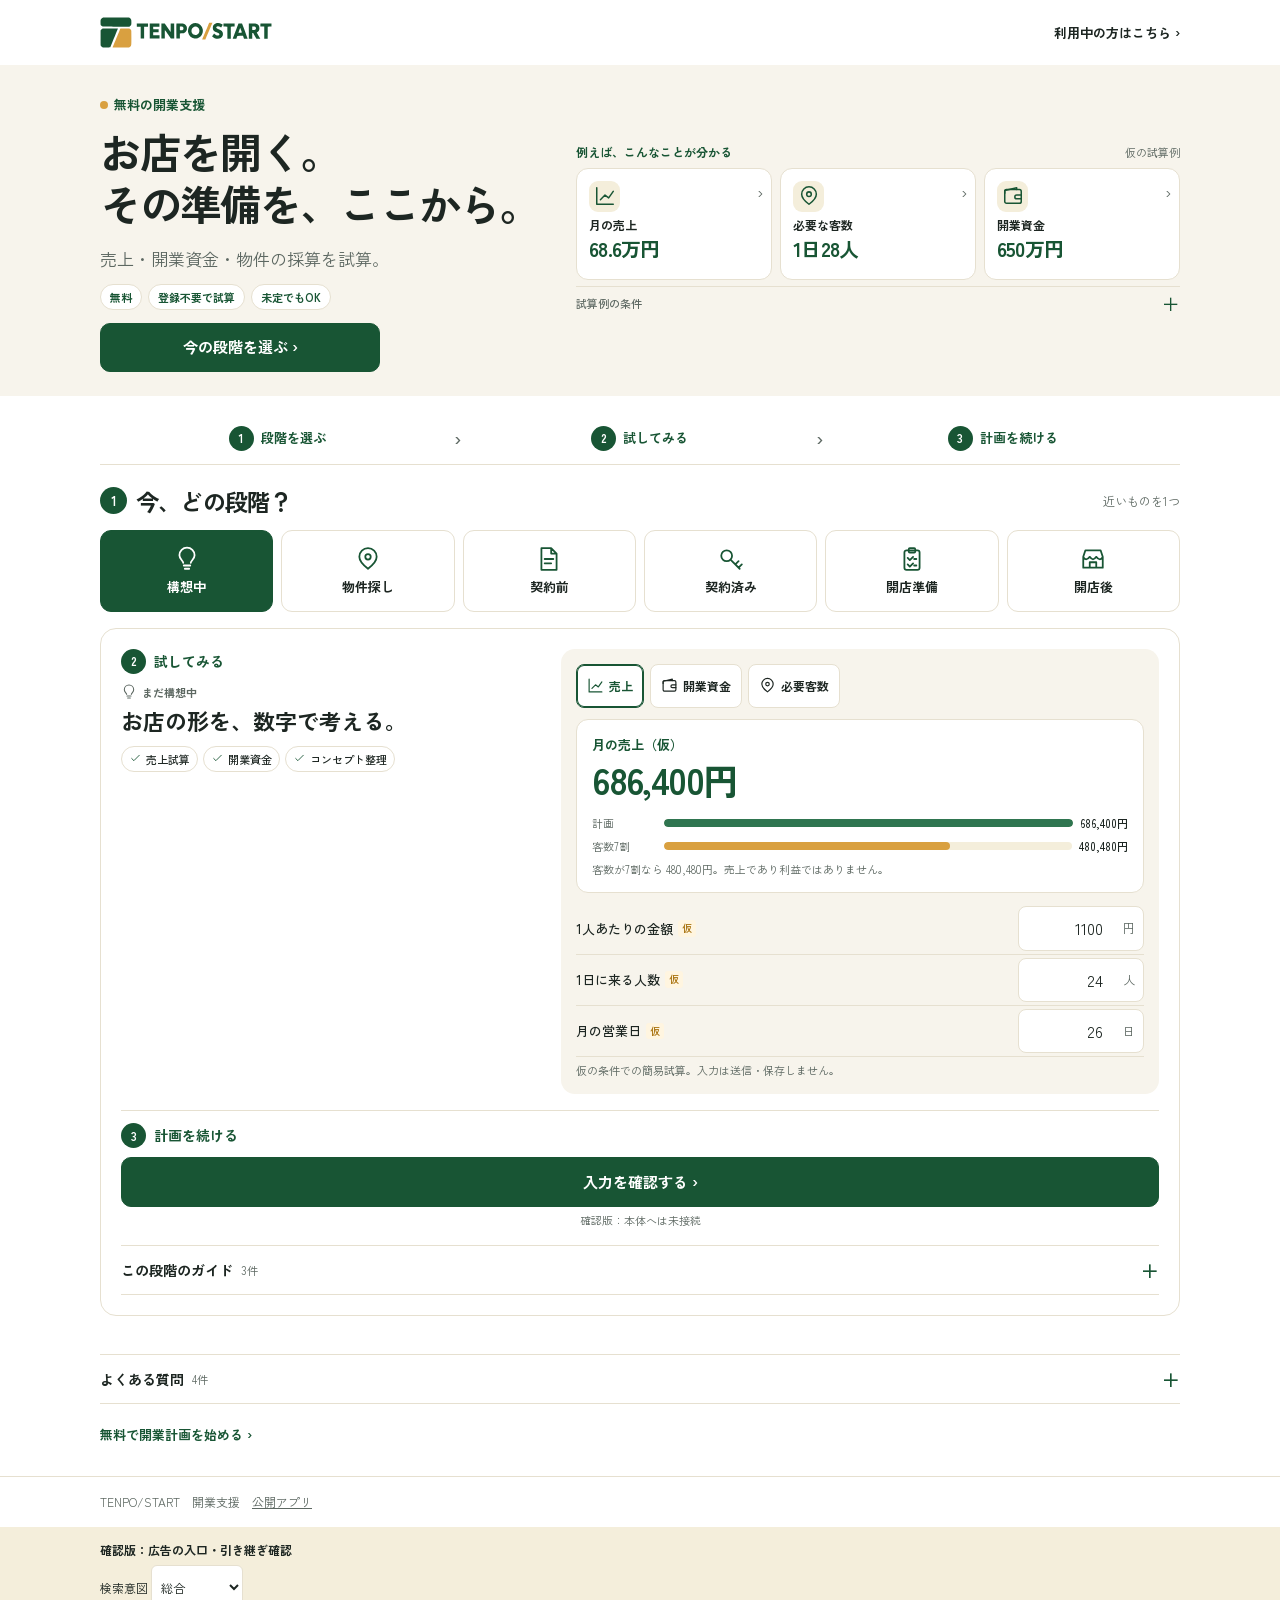
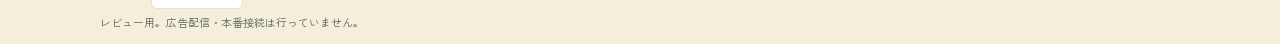
<file: tenpo-start/lp/index.html>
<!doctype html>
<html lang="ja"><head><meta charset="utf-8"><meta name="viewport" content="width=device-width, initial-scale=1, viewport-fit=cover"><meta name="robots" content="noindex,nofollow"><meta name="description" content="売上・開業資金・物件の採算を無料で試算。開業段階に合わせて準備するTENPO/START。"><title>TENPO/START｜無料の開業支援・確認版</title>
<link rel="preconnect" href="https://fonts.googleapis.com"><link rel="preconnect" href="https://fonts.gstatic.com" crossorigin><link href="https://fonts.googleapis.com/css2?family=Zen+Kaku+Gothic+New:wght@400;500;700&display=swap" rel="stylesheet">
<style>
:root{--bg:#F7F4EC;--card:#fff;--ink:#1d2622;--sub:#5d6862;--line:#e6e0d0;--green:#185534;--green2:#2f7550;--lime:#ecdfb6;--lime2:#f4eedb;--gold:#d9a040;--ok:#2c7a4b;--okbg:#e6f4ec;--bad:#b23a2a;--badbg:#fbebe7;--tmp:#a36a00;--tmpbg:#fff5e0}*{box-sizing:border-box}html{scroll-behavior:smooth}body{margin:0;color:var(--ink);background:#fff;font:400 15px/1.65 "Zen Kaku Gothic New",system-ui,-apple-system,"Hiragino Sans",sans-serif;-webkit-font-smoothing:antialiased}button,input,select{font:inherit;color:inherit}button,a,input,summary,select{touch-action:manipulation}button,summary{cursor:pointer}button:focus-visible,a:focus-visible,input:focus-visible,summary:focus-visible,select:focus-visible{outline:3px solid #a36a00;outline-offset:3px}a{color:inherit}h1,h2,h3,p{margin:0}h1{font-size:clamp(30px,3.45vw,42px);line-height:1.25;letter-spacing:-.05em;font-weight:700}h2{font-size:clamp(23px,3vw,31px);line-height:1.4;letter-spacing:-.035em;font-weight:700}h3{font-size:20px;line-height:1.45}p{color:var(--sub)}.wrap{width:min(1080px,calc(100% - 48px));margin:0 auto}.head{display:flex;justify-content:space-between;align-items:center;gap:16px;min-height:65px}.brand img{display:block;width:172px;height:auto}.login{display:flex;align-items:center;min-height:44px;font-weight:700;font-size:13px;text-decoration:none;white-space:nowrap}.hero{background:var(--bg);padding:35px 0 28px}.hero-grid{display:grid;grid-template-columns:1fr 1fr;gap:44px;align-items:center}.kicker{color:var(--green);font-size:13px;font-weight:700;margin-bottom:9px;display:inline-flex;align-items:center;gap:6px}.kicker:before{content:"";width:8px;height:8px;border-radius:50%;background:var(--gold)}.desc{margin:15px 0 0;max-width:490px;font-size:17px;line-height:1.7}.button{background:var(--green);color:white;min-height:50px;border:1px solid var(--green);border-radius:10px;display:flex;align-items:center;justify-content:center;gap:8px;padding:11px 18px;font-size:15px;font-weight:700;text-align:center;text-decoration:none}.button:hover{background:#123e2a}.hero-cta{margin-top:21px;max-width:315px}.tiny{font-size:11px;color:var(--sub);line-height:1.55}.hero-note{margin-top:7px}.proof{display:grid;gap:7px}.proof-label{font-size:12px;color:var(--green);font-weight:700;display:flex;align-items:center;justify-content:space-between}.proof-label small{font-size:11px;color:var(--sub);font-weight:400}.quick{width:100%;display:grid;grid-template-columns:36px minmax(0,1fr) auto 14px;gap:10px;align-items:center;text-align:left;padding:11px 14px;min-height:61px;border-radius:12px;border:1px solid var(--line);background:#fff}.quick:hover{border-color:var(--green)}.quick .qtitle{font-size:14px;font-weight:700;line-height:1.3}.quick .qsub{display:block;font-size:11px;font-weight:400;color:var(--sub);margin-top:2px}.quick strong{font-size:20px;letter-spacing:-.045em;color:var(--green);white-space:nowrap}.quick .chev{color:var(--sub)}.icon{display:inline-flex;width:22px;height:22px;flex:0 0 auto;align-items:center;justify-content:center}.icon svg{width:100%;height:100%;display:block}.ico{display:flex;align-items:center;justify-content:center;background:var(--lime2);color:var(--green);width:36px;height:36px;border-radius:9px;flex:none}.section{padding:30px 0 38px;scroll-margin-top:10px}.section-top{display:flex;justify-content:space-between;align-items:baseline;gap:10px}.section-top small{font-size:12px;color:var(--sub)}.stages{display:grid;grid-template-columns:repeat(6,minmax(0,1fr));gap:8px;margin:14px 0 20px}.stage{min-height:64px;border:1px solid var(--line);border-radius:11px;background:#fff;display:flex;align-items:center;justify-content:center;gap:7px;text-align:left;padding:8px 6px;font-size:13px;font-weight:700;line-height:1.4}.stage[aria-pressed=true]{background:var(--green);color:#fff;border-color:var(--green)}.stage[aria-pressed=false] .icon{color:var(--green)}.stage:hover{border-color:var(--green)}.panel{border:1px solid var(--line);border-radius:16px;padding:23px;display:grid;grid-template-columns:minmax(0,.85fr) minmax(0,1.15fr);grid-template-areas:"intro tools" "learn tools";gap:20px 28px;align-items:start}.intro{grid-area:intro}.tool{grid-area:tools;background:var(--bg);border-radius:14px;padding:15px;min-width:0}.learn{grid-area:learn;min-width:0}.stage-id{font-size:12px;color:var(--green);font-weight:700;margin-bottom:6px;display:flex;gap:7px;align-items:center}.intro p{font-size:14px;margin-top:7px}.features{margin:13px 0 0;display:grid;gap:5px}.feat{display:flex;align-items:center;gap:9px;font-size:13px;font-weight:500}.feat .icon{width:17px;height:17px;color:var(--green)}.tooltabs{display:flex;gap:6px;flex-wrap:wrap;margin-bottom:11px}.tooltab{border:1px solid var(--line);background:#fff;border-radius:8px;min-height:44px;padding:6px 10px;font-size:12px;font-weight:700;display:flex;align-items:center;gap:5px}.tooltab .icon{width:17px;height:17px}.tooltab[aria-pressed=true]{border-color:var(--green);color:var(--green);box-shadow:inset 0 0 0 1px var(--green)}.result{background:#fff;border:1px solid var(--line);border-radius:12px;padding:14px 15px;margin-bottom:10px}.result-label{font-size:13px;font-weight:700;color:var(--green)}.result strong{display:block;font-size:36px;font-weight:700;line-height:1.35;letter-spacing:-.045em;color:var(--green);font-variant-numeric:tabular-nums;overflow-wrap:anywhere}.result-note{font-size:12px;color:var(--sub);margin-top:5px}.visual{display:grid;gap:5px;margin-top:10px}.barrow{display:grid;grid-template-columns:65px minmax(0,1fr) auto;gap:7px;align-items:center;font-size:11px;color:var(--sub)}.bartrack{height:8px;background:var(--lime2);border-radius:6px;overflow:hidden}.barfill{height:100%;background:var(--green2);border-radius:6px;min-width:0}.barfill.alt{background:var(--gold)}.barrow b{color:var(--ink);font-weight:500;white-space:nowrap;font-variant-numeric:tabular-nums}.field{display:grid;grid-template-columns:minmax(0,1fr) 126px;align-items:center;gap:10px;min-height:49px;padding:3px 0;border-bottom:1px solid #e6e0d0;font-size:13px}.number{background:#fff;border:1px solid var(--line);border-radius:8px;padding:0 8px;display:flex;align-items:center;gap:5px;min-width:0}.number input{font-size:16px;min-width:0;width:100%;text-align:right;background:transparent;border:0;padding:8px 0;min-height:42px;font-variant-numeric:tabular-nums}.number input[aria-invalid=true]{color:var(--bad)}.number span{font-size:12px;color:var(--sub);white-space:nowrap}.fieldname{display:flex;flex-wrap:wrap;align-items:center;gap:5px;font-weight:500}.flag{font-size:10px;color:var(--tmp);background:var(--tmpbg);border-radius:3px;padding:0 4px;white-space:nowrap}.flag.entered{background:var(--okbg);color:var(--green)}.field-more{margin:6px 0 8px}.field-more summary{font-size:13px;font-weight:700;min-height:44px;display:flex;align-items:center;gap:5px;color:var(--green)}.field-more summary::-webkit-details-marker{display:none}.field-more summary::before{content:"＋";font-size:16px}.field-more[open] summary::before{content:"−"}.tool-note{margin:10px 0 0}.tool .button{width:100%;margin-top:13px}.handoff-note{margin-top:6px;text-align:center}.checkrow{display:flex;align-items:center;gap:10px;min-height:49px;border-bottom:1px solid var(--line);font-size:14px}.checkrow input{width:19px;height:19px;accent-color:var(--green);flex:none}.check-progress{font-size:23px;font-weight:700;color:var(--green);margin-bottom:7px}.check-progress small{font-size:12px;font-weight:500}.learn-head{display:flex;align-items:center;gap:8px;margin-bottom:5px;font-size:15px;font-weight:700}.learn-head .icon{color:var(--green)}.guide{border-top:1px solid var(--line);padding:0}.guide summary{list-style:none;display:flex;align-items:center;justify-content:space-between;gap:8px;min-height:46px;font-size:14px;font-weight:700}.guide summary::-webkit-details-marker{display:none}.guide summary::after{content:"＋";color:var(--green);font-size:18px}.guide[open] summary::after{content:"−"}.guide p{font-size:13px;line-height:1.8;padding:0 0 12px}.guide .next{color:var(--green);font-weight:700}.guide-action{display:inline-flex;align-items:center;min-height:44px;padding:5px 11px;margin:0 0 11px;border:1px solid var(--line);border-radius:8px;background:var(--lime2);color:var(--green);font-size:12px;font-weight:700;text-decoration:none;text-align:left}.guide-action:hover{border-color:var(--green)}.soft{background:var(--bg)}.journey{display:grid;grid-template-columns:repeat(3,1fr);gap:10px;margin-top:15px}.journey article{background:#fff;border:1px solid var(--line);padding:16px;border-radius:12px;display:flex;align-items:center;gap:12px}.journey .icon{color:var(--green);width:26px;height:26px}.journey h3{font-size:15px}.journey p{font-size:12px;margin-top:2px}.faq{margin-top:14px}.faq .guide:last-child{border-bottom:1px solid var(--line)}.final-cta{margin-top:18px;max-width:330px}.foot{border-top:1px solid var(--line);padding:15px 0;font-size:12px;color:var(--sub)}.preview{background:var(--lime2);padding:13px 0;font-size:12px}.preview select{border:1px solid var(--line);background:#fff;max-width:100%;padding:5px;border-radius:6px;margin:5px 0;min-height:44px}.sr{position:absolute;width:1px;height:1px;overflow:hidden;clip-path:inset(50%);white-space:nowrap}[hidden]{display:none!important}
@media(max-width:720px){.wrap{width:calc(100% - 32px)}.head{min-height:55px}.brand img{width:146px}.hero{padding:19px 0 19px}.hero-grid{grid-template-columns:1fr;gap:13px}h1{font-size:clamp(30px,8vw,39px);line-height:1.24}.kicker{margin-bottom:6px;font-size:12px}.desc{font-size:14px;margin-top:9px;line-height:1.6}.hero-cta{margin-top:12px;max-width:none;min-height:47px}.hero-note{text-align:center;margin-top:4px}.proof{gap:5px}.proof-label{font-size:11px}.quick{min-height:49px;grid-template-columns:29px minmax(0,1fr) auto 12px;gap:7px;padding:6px 9px;border-radius:9px}.quick .ico{width:29px;height:29px;border-radius:7px}.quick .ico .icon{width:18px;height:18px}.quick .qtitle{font-size:13px}.quick .qsub{display:none}.quick strong{font-size:17px}.section{padding:24px 0 28px}.section-top small{font-size:11px}.stages{grid-template-columns:repeat(2,minmax(0,1fr));gap:6px;margin:11px 0 14px}.stage{min-height:48px;font-size:12px;justify-content:flex-start;padding:7px 10px}.stage .icon{width:19px;height:19px}.panel{grid-template-columns:1fr;grid-template-areas:"intro" "tools" "learn";padding:13px;gap:14px}.intro h3{font-size:18px}.intro p{font-size:13px;margin-top:3px}.features{grid-template-columns:repeat(2,minmax(0,1fr));gap:5px;margin-top:8px}.feat{font-size:11px;gap:4px}.feat .icon{width:14px;height:14px}.tool{padding:11px}.tooltab{padding:5px 8px;min-height:44px;font-size:11px}.result{padding:11px 12px}.result strong{font-size:31px}.field{grid-template-columns:minmax(0,1fr) 102px;font-size:12px}.journey{grid-template-columns:1fr;gap:7px;margin-top:11px}.journey article{padding:10px 13px}.journey .ico{width:36px;height:36px}.journey h3{font-size:14px}.journey p{font-size:12px}.final-cta{max-width:none}.barrow{grid-template-columns:59px minmax(0,1fr) auto}.section-top small{white-space:nowrap}}
@media(max-width:350px){.wrap{width:calc(100% - 24px)}.quick strong{font-size:15px}.quick .qtitle{font-size:12px}.field{grid-template-columns:minmax(0,1fr) 91px;gap:5px}.stage{font-size:11px;padding-inline:7px}.tooltab{padding-inline:6px}.section-top small{white-space:normal}.features{grid-template-columns:1fr}}@media(prefers-reduced-motion:reduce){html{scroll-behavior:auto}}

/* LP-to-app review. No app storage is modified by this confirmation version. */
.transfer{width:min(480px,calc(100% - 24px));max-height:calc(100dvh - 32px);padding:0;border:1px solid var(--line);border-radius:20px;color:var(--ink);background:#fff;box-shadow:0 18px 64px #102c2550;overflow:auto}
.transfer::backdrop{background:#16291fc0}.transfer-head{position:sticky;top:0;background:#fff;z-index:1;padding:15px 18px 11px;border-bottom:1px solid var(--line);display:flex;justify-content:space-between;align-items:center;gap:12px}.transfer-head h2{font-size:19px;letter-spacing:0;line-height:1.4}.close-x{min-width:44px;min-height:44px;border:0;border-radius:50%;background:var(--bg);font-size:24px;color:var(--ink)}.transfer-body{padding:16px 18px 20px;display:grid;gap:12px}.transfer-step{font-size:12px;color:var(--green);font-weight:700}.transfer-body h3{font-size:21px;line-height:1.4;letter-spacing:-.025em}.transfer-context,.transfer-summary{padding:13px;background:var(--bg);border-radius:13px;display:grid;gap:8px}.transfer-context p{font-size:13px}.transfer-list{display:grid;gap:0}.transfer-row{display:grid;grid-template-columns:minmax(0,1fr) auto;align-items:center;gap:8px;padding:10px 0;border-bottom:1px solid var(--line);font-size:13px;min-height:44px}.transfer-row b{font-size:15px;white-space:nowrap;color:var(--green)}.transfer-row span{overflow-wrap:anywhere}.transfer-row:last-child{border-bottom:0}.transfer-meta{font-size:12px;color:var(--sub)}.transfer-hint{font-size:13px;color:var(--sub);line-height:1.6}.transfer-body .button{width:100%;min-height:48px}.transfer-ghost{display:flex;justify-content:center;align-items:center;min-height:48px;padding:10px;color:var(--green);font-weight:700;background:#fff;border:1px solid var(--line);border-radius:11px;text-decoration:none;width:100%;text-align:center;font:inherit}.transfer-ok{background:var(--okbg);color:var(--green);padding:13px;border-radius:11px;font-size:13px;font-weight:700}.transfer-option{font-size:13px;display:flex;gap:8px;align-items:start;min-height:44px;line-height:1.5}.transfer-option input{accent-color:var(--green);height:19px;width:19px;margin-top:2px;flex:none}.transfer-notice{border:1px solid var(--line);border-radius:10px;padding:11px;font-size:12px;color:var(--sub)}.transfer-body [hidden]{display:none!important}
@media(max-width:720px){.transfer{width:100%;max-width:100%;margin: auto 0 0;max-height:calc(100dvh - 18px);border-radius:18px 18px 0 0}.transfer-body{padding-bottom:calc(18px + env(safe-area-inset-bottom))}}

/* Native, script-independent stage selector and fallback content. */
.stage-choice{border:0;padding:0;margin:0;min-width:0}.stage-radio{position:absolute;width:1px;height:1px;margin:0;overflow:hidden;clip-path:inset(50%);opacity:0}.stage{cursor:pointer}.stage .icon{color:var(--green)}.quick{text-decoration:none}.fallback-panel{display:none}.js-ready .fallback-content{display:none!important}.stage-choice .stage:hover{border-color:var(--green)}
#stage-idea:checked~.stages [for="stage-idea"]{background:var(--green);color:#fff;border-color:var(--green)}#stage-idea:focus-visible~.stages [for="stage-idea"]{outline:3px solid #a36a00;outline-offset:3px}#stage-idea:checked~.fallback-content #fallback-idea{display:grid}
#stage-search:checked~.stages [for="stage-search"]{background:var(--green);color:#fff;border-color:var(--green)}#stage-search:focus-visible~.stages [for="stage-search"]{outline:3px solid #a36a00;outline-offset:3px}#stage-search:checked~.fallback-content #fallback-search{display:grid}
#stage-apply:checked~.stages [for="stage-apply"]{background:var(--green);color:#fff;border-color:var(--green)}#stage-apply:focus-visible~.stages [for="stage-apply"]{outline:3px solid #a36a00;outline-offset:3px}#stage-apply:checked~.fallback-content #fallback-apply{display:grid}
#stage-contract:checked~.stages [for="stage-contract"]{background:var(--green);color:#fff;border-color:var(--green)}#stage-contract:focus-visible~.stages [for="stage-contract"]{outline:3px solid #a36a00;outline-offset:3px}#stage-contract:checked~.fallback-content #fallback-contract{display:grid}
#stage-prep:checked~.stages [for="stage-prep"]{background:var(--green);color:#fff;border-color:var(--green)}#stage-prep:focus-visible~.stages [for="stage-prep"]{outline:3px solid #a36a00;outline-offset:3px}#stage-prep:checked~.fallback-content #fallback-prep{display:grid}
#stage-open:checked~.stages [for="stage-open"]{background:var(--green);color:#fff;border-color:var(--green)}#stage-open:focus-visible~.stages [for="stage-open"]{outline:3px solid #a36a00;outline-offset:3px}#stage-open:checked~.fallback-content #fallback-open{display:grid}
#stage-idea:checked~.stages [for="stage-idea"] .icon{color:#fff}
#stage-search:checked~.stages [for="stage-search"] .icon{color:#fff}
#stage-apply:checked~.stages [for="stage-apply"] .icon{color:#fff}
#stage-contract:checked~.stages [for="stage-contract"] .icon{color:#fff}
#stage-prep:checked~.stages [for="stage-prep"] .icon{color:#fff}
#stage-open:checked~.stages [for="stage-open"] .icon{color:#fff}

/* V7: 3-step journey; content first, less visible text, no new dependencies. */
.hero-grid{grid-template-columns:minmax(0,.85fr) minmax(0,1.15fr);gap:30px;align-items:center}.hero{padding:26px 0 24px}.hero-note{display:flex;flex-wrap:wrap;gap:6px;margin:10px 0 0;align-items:center}.hero-note span{font-size:11px;color:var(--green);font-weight:700;border:1px solid var(--line);border-radius:20px;padding:3px 9px;background:#fff;white-space:nowrap}.hero-cta{margin-top:13px;min-height:46px;max-width:280px}.proof{gap:6px}.proof-cards{display:grid;grid-template-columns:repeat(3,minmax(0,1fr));gap:8px}.quick{display:flex;flex-direction:column;align-items:flex-start;justify-content:flex-start;padding:12px;gap:5px;min-height:112px;position:relative}.quick .ico{width:31px;height:31px}.quick .qtitle{font-size:12px}.quick .qsub{display:none}.quick strong{font-size:20px;line-height:1.2;white-space:nowrap;letter-spacing:-.04em}.quick .chev{position:absolute;right:8px;top:9px;font-size:17px}.proof-label{font-size:12px}.sample summary{min-height:34px!important}.usage-steps{display:grid;grid-template-columns:repeat(3,minmax(0,1fr));gap:8px;list-style:none;margin:0 0 20px;padding:0;border-bottom:1px solid var(--line);padding-bottom:13px}.usage-steps li{display:flex;align-items:center;justify-content:center;gap:7px;position:relative;color:var(--green);font-size:13px;font-weight:700;white-space:nowrap}.usage-steps li:not(:last-child)::after{content:'›';position:absolute;right:-6px;color:var(--sub);font-size:19px;font-weight:500}.usage-steps b,.step-num{display:inline-grid;place-items:center;background:var(--green);color:#fff;font-size:12px;line-height:1;width:25px;height:25px;flex:none;border-radius:50%;font-weight:700;font-variant-numeric:tabular-nums}.section-top h2{display:flex;align-items:center;gap:9px;font-size:23px}.section-top .step-num{width:27px;height:27px;font-size:13px}.stage{flex-direction:column;justify-content:center;align-items:center;gap:6px;min-height:82px;font-size:13px;text-align:center;padding:9px 5px}.stage .icon{width:26px;height:26px}.stages{gap:8px;margin:13px 0 16px}.step-heading{display:flex;align-items:center;gap:8px;font-size:14px;font-weight:700;color:var(--green);margin-bottom:9px}.stage-id{font-size:11px;gap:5px;margin:0 0 4px;color:var(--sub)}.stage-id .icon{width:16px;height:16px}.intro h3{font-size:22px}.intro .context-desc{display:none}.features{display:flex;flex-wrap:wrap;gap:5px;margin-top:9px}.feat{font-size:11px;border:1px solid var(--line);border-radius:20px;padding:3px 7px;gap:4px;background:#fff;white-space:normal}.feat .icon{width:13px;height:13px}.panel{grid-template-columns:minmax(0,.82fr) minmax(0,1.18fr);grid-template-areas:'intro tools' 'continue continue' 'learn learn';gap:16px 25px;padding:20px}.continue{grid-area:continue;min-width:0}.continue .button{width:100%;margin:0}.continue{border-top:1px solid var(--line);padding-top:12px}.learn{border-top:1px solid var(--line);border-bottom:1px solid var(--line);padding:0}.learn-toggle,.help-details>summary{min-height:48px;display:flex;align-items:center;gap:8px;font-size:14px;font-weight:700;list-style:none;cursor:pointer}.learn-toggle::after,.help-details>summary::after{content:'＋';margin-left:auto;color:var(--green);font-size:18px}.learn[open]>.learn-toggle::after,.help-details[open]>summary::after{content:'−'}.learn-toggle small,.help-details>summary small{color:var(--sub);font-size:11px;font-weight:400}.learn-toggle::-webkit-details-marker,.help-details>summary::-webkit-details-marker{display:none}.learn-body{padding-bottom:5px}.learn-body .guide summary{font-size:13px}.help-section{padding-top:0;padding-bottom:20px}.help-details{border-bottom:1px solid var(--line);border-top:1px solid var(--line)}.help-details .faq{margin-top:0}.app-link{display:inline-flex;min-height:44px;align-items:center;color:var(--green);font-weight:700;font-size:13px;text-decoration:none;margin-top:8px}.fallback-note{margin:0 0 10px}.tool-note{margin:5px 0 0}.handoff-note{margin:5px 0 0;text-align:center}.result-note{font-size:11px}.sample p{font-size:11px!important}
@media(max-width:720px){.head{min-height:52px}.hero{padding:15px 0 10px}.hero-grid{grid-template-columns:1fr;gap:12px}.hero h1{font-size:clamp(29px,7.6vw,36px);line-height:1.24}.desc{margin-top:8px;font-size:14px}.hero-note{margin-top:8px;justify-content:flex-start;gap:4px}.hero-note span{padding:2px 7px;font-size:10.5px}.hero-cta{margin-top:10px;min-height:44px;max-width:none;font-size:14px}.proof-cards{gap:5px}.proof-label{font-size:11px}.proof-label small{font-size:10px}.quick{padding:8px 6px;min-height:86px;gap:4px;align-items:center;text-align:center}.quick .ico{width:26px;height:26px}.quick .qtitle{font-size:11px}.quick strong{font-size:16px;line-height:1.15}.quick .chev{font-size:14px;right:5px;top:5px}.sample summary{min-height:29px!important;font-size:10.5px!important}.sample p{line-height:1.6}.section{padding:16px 0 24px}.usage-steps{gap:5px;padding-bottom:9px;margin-bottom:14px}.usage-steps li{font-size:11px;gap:4px}.usage-steps b{width:22px;height:22px;font-size:11px}.section-top h2{font-size:21px;gap:6px}.section-top .step-num{width:24px;height:24px;font-size:12px}.stages{grid-template-columns:repeat(3,minmax(0,1fr));gap:6px;margin:10px 0 15px}.stage{min-height:65px;padding:7px 4px;font-size:12px;gap:3px}.stage .icon{width:22px;height:22px}.panel{grid-template-columns:minmax(0,1fr);grid-template-areas:'intro' 'tools' 'continue' 'learn';gap:12px;padding:12px}.step-heading{margin-bottom:6px;font-size:13px}.step-heading .step-num{width:23px;height:23px}.stage-id{font-size:11px}.intro h3{font-size:18px}.features{gap:4px;margin-top:7px}.feat{font-size:10px;padding:2px 6px}.tool{padding:10px}.tooltabs{margin-bottom:8px;gap:4px}.tooltab{font-size:11px;min-height:44px}.continue .button{min-height:46px}.learn-toggle,.help-details>summary{min-height:44px;font-size:13px}.help-section{padding-top:0}.app-link{font-size:12px}}
@media(max-width:350px){.quick strong{font-size:14px}.quick .qtitle{font-size:10px}.usage-steps li{font-size:10px;gap:3px}.usage-steps b{width:20px;height:20px}.stage{font-size:11px}.section-top h2{font-size:19px}.hero-note span{font-size:10px;padding-inline:5px}.feat{font-size:10px}}
</style></head><body>
<header class="wrap head"><a class="brand" href="#top" aria-label="TENPO/START"><img src="data:image/svg+xml,%3Csvg xmlns=%22http://www.w3.org/2000/svg%22 viewBox=%226 6 1404 252%22%3E%3Cpath fill=%22%23185534%22 fill-rule=%22evenodd%22 d=%22M28.99 253.07C22.12 250.98 15.96 245.76 12.36 239C10.61 235.7 10.5 232.1 10.5 175.42L10.5 115.34 13.52 110.47C15.71 106.91 17.99 104.83 21.88 102.79L27.23 100 89.57 100L151.91 100 150.57 103.75C149.08 107.91 107.07 210.28 96.5 235.5C92.82 244.3 89.57 252.06 89.29 252.75C88.9 253.71 82.19 253.98 60.14 253.91C44.39 253.87 30.37 253.48 28.99 253.07ZM954 182.51C950.42 181.79 945.02 180.09 942 178.73C935.6 175.84 922.14 166.53 921.34 164.43C921.02 163.61 924.29 158.12 929.05 151.49L937.31 139.98 943.58 146C947.03 149.31 952.25 153.14 955.18 154.5C968.41 160.66 982.55 155.07 980.56 144.45C979.6 139.33 974.67 135.82 962.55 131.63C947.36 126.39 941.03 122.94 935.7 117.01C928.96 109.51 926.71 102.75 927.22 91.5C927.69 81.12 929.77 75.48 935.44 69.2C949.73 53.38 977.23 50.71 998.5 63.07C1001.25 64.67 1004.49 66.77 1005.71 67.74L1007.92 69.5 1001.34 80.78L994.76 92.05 991.63 89.67C977.79 79.12 960.36 78.1 956.39 87.61C953.07 95.56 956.59 99.18 973.81 105.51C980.79 108.07 988.68 111.35 991.34 112.79C998.02 116.41 1003.83 122.47 1006.89 129C1010.45 136.61 1010.57 150.65 1007.15 159.25C999.69 177.98 978.24 187.37 954 182.51ZM1045.76 133.75L1045.5 84.5 1029.75 84.22L1014 83.95 1014 70.97L1014 58 1059.5 58L1105 58 1105 70.97L1105 83.95 1089.46 84.22L1073.92 84.5 1073.98 133.75L1074.04 183 1060.03 183L1046.02 183 1045.76 133.75ZM1090 182.15C1090 181.29 1103.25 145.97 1126.25 85.5L1136.52 58.5 1151.01 58.24L1165.5 57.98 1177.42 89.74C1183.98 107.21 1194 134.32 1199.69 150C1205.37 165.68 1210.46 179.52 1211 180.78L1211.98 183.05 1196.84 182.78L1181.7 182.5 1177.6 170.74L1173.5 158.98 1150.5 159.24L1127.5 159.5 1123.34 171L1119.19 182.5 1104.59 182.78C1096.35 182.93 1090 182.66 1090 182.15ZM1164.74 132.75C1164.47 132.06 1161.46 123.4 1158.05 113.5C1154.63 103.6 1151.51 95.17 1151.13 94.76C1150.74 94.35 1148.76 98.63 1146.74 104.26C1144.72 109.89 1141.5 118.89 1139.58 124.25L1136.09 134 1150.65 134C1161.89 134 1165.1 133.71 1164.74 132.75ZM1221 120.43L1221 57.86 1248.25 58.24C1278.91 58.67 1281.46 59.12 1291.69 65.95C1302.79 73.36 1307.53 83.02 1307.44 98C1307.39 106.06 1306.98 108.37 1304.75 113.24C1301.63 120.05 1293.83 128.21 1288.65 130.08C1286.17 130.98 1285.13 131.89 1285.49 132.83C1285.78 133.6 1292.43 144.86 1300.26 157.85C1308.09 170.84 1314.65 181.81 1314.83 182.23C1315.02 182.65 1307.97 183 1299.18 183L1283.2 183 1269.85 159.54L1256.5 136.07 1252.75 136.04L1249 136 1249 159.5L1249 183 1235 183L1221 183 1221 120.43ZM1271.36 110.62C1278.92 107.46 1281.74 99.04 1277.84 91.29C1274.44 84.54 1270.9 83 1258.77 83L1249 83 1249 97.5L1249 112 1258.53 112C1264.37 112 1269.34 111.47 1271.36 110.62ZM1347 133.5L1347 84 1331.12 84L1315.24 84 1315.21 78.25C1315.19 75.09 1315.4 69.24 1315.67 65.25L1316.17 58 1361.09 58L1406 58 1406 70.97L1406 83.95 1390.75 84.22L1375.5 84.5 1375.24 133.75L1374.98 183 1360.99 183L1347 183 1347 133.5ZM776.5 181.37C750.17 177.31 730.05 157.32 725.32 130.5C720.96 105.81 731.75 79.26 751.68 65.65C775.67 49.26 806.33 52.21 827.11 72.92C836.27 82.05 841.93 92.75 844.57 105.95C848.42 125.17 842.66 146.88 829.86 161.42C823.46 168.69 812.85 175.65 803.78 178.51C796.06 180.95 782.81 182.34 776.5 181.37ZM797.18 150.24C814.45 142.6 822.2 120.81 814.14 102.57C813.05 100.12 810.07 96.02 807.53 93.47C795.31 81.25 776.45 80.95 763.81 92.77C756.76 99.37 753.69 106.35 753.2 116.92C752.88 123.93 753.2 126.54 754.96 131.2C757.32 137.48 764.47 146.15 769.38 148.71C778.39 153.41 788.74 153.98 797.18 150.24ZM338 132.53L338 85.05 322.25 84.78L306.5 84.5 306.22 71.25L305.94 58 351.97 58L398 58 398 71.5L398 85 382 85L366 85 366 132.5L366 180 352 180L338 180 338 132.53ZM412 119L412 58 451.5 58L491 58 491 71.5L491 85 465.47 85L439.93 85 440.22 95.25L440.5 105.5 462.63 106L484.77 106.5 484.61 118L484.45 129.5 462.22 129.77L440 130.04 440 142.02L440 154 466 154L492 154 492 167L492 180 452 180L412 180 412 119ZM507 119L507 58 520.75 58.04L534.5 58.09 558.5 92.93L582.5 127.78 582.76 92.86L583.03 57.95 597.26 58.22L611.5 58.5 611.76 119.25L612.02 180 598.18 180L584.34 180 581.34 175.75C556.57 140.69 536.59 112.87 535.89 112.43C535.38 112.12 535 126.41 535 145.94L535 180 521 180L507 180 507 119ZM629.18 130.75C629 103.66 629.17 76.21 629.54 69.75L630.22 58 653.97 58C680.41 58 685.73 58.66 694.64 63.01C702.81 67.01 708.51 72.75 712.35 80.84C715.29 87.06 715.5 88.23 715.5 98.5C715.49 108.75 715.28 109.95 712.34 116.18C708.32 124.69 701.74 131.28 693.2 135.33C686.81 138.35 685.84 138.52 672.25 138.84L658 139.19 658 159.59L658 180 643.75 180L629.5 180 629.18 130.75ZM680.01 111.75C685.48 108.03 687.43 104.6 687.42 98.72C687.42 87.57 681.49 83 667.04 83L658 83 658 98.5L658 114 667.35 114C675.4 114 677.16 113.69 680.01 111.75ZM28.33 84.05C22.38 82.61 16.17 78.15 13.28 73.22C10.57 68.61 10.49 68.07 10.17 50.75C9.9 36.54 10.15 32.05 11.43 28.22C13.64 21.54 18.06 16.61 24.77 13.31L30.5 10.5 132.98 10.23C204.17 10.04 237.07 10.29 240.72 11.05C248.19 12.6 254.69 17.35 258.42 24C261.44 29.4 261.51 29.79 261.86 45.47C262.08 55.25 261.77 63.44 261.07 66.59C259.7 72.72 254.68 79.06 248.64 82.28L244.5 84.5 138 84.66C79.42 84.75 30.07 84.48 28.33 84.05Z%22/%3E%3Cpath fill=%22%23d9a040%22 fill-rule=%22evenodd%22 d=%22M109 253.06C109 252.51 109.66 250.59 110.47 248.78C111.28 246.98 122.78 219.18 136.03 187C149.28 154.82 162.57 122.58 165.56 115.33C168.55 108.09 171 101.68 171 101.08C171 100.32 182.01 100.01 207.75 100.02C241.29 100.04 244.85 100.2 248.56 101.89C253.55 104.15 259.29 110.68 260.84 115.86C261.66 118.6 262 136.11 262 175.69C262 237.18 262.03 236.87 255.9 244.31C254.22 246.34 250.75 249.24 248.18 250.75L243.5 253.5 176.25 253.78C132.21 253.96 109 253.71 109 253.06ZM840 188.58C840 188.31 843.21 180.54 847.12 171.3C864.01 131.48 892.46 64 894.8 58.25L897.34 52 910.67 52C918 52 924 52.29 924 52.65C924 53 912.34 80.56 898.09 113.9C883.84 147.23 870.86 177.65 869.25 181.5L866.32 188.5 853.16 188.78C845.92 188.93 840 188.84 840 188.58Z%22/%3E%3C/svg%3E" alt="TENPO/START テンポスタート"></a><a class="login" href="https://start.tenpo-os.com/">利用中の方はこちら ›</a></header>
<main id="top"><section class="hero"><div class="wrap hero-grid"><div><span class="kicker" id="kicker">無料の開業支援</span><h1 id="headline">お店を開く。<br>その準備を、ここから。</h1><p class="desc" id="desc">売上・開業資金・物件の採算を試算。</p><p class="hero-note"><span>無料</span><span>登録不要で試算</span><span>未定でもOK</span></p><a class="button hero-cta" id="hero-cta" href="#stage-section">今の段階を選ぶ ›</a></div><div class="proof"><div class="proof-label">例えば、こんなことが分かる <small>仮の試算例</small></div><div class="proof-cards"><a class="quick" href="#stage-section" data-quick="sales"><span class="ico"><span class="icon" aria-hidden="true"><svg xmlns="http://www.w3.org/2000/svg" viewBox="0 0 24 24" fill="none" stroke="currentColor" stroke-width="1.65" stroke-linecap="round" stroke-linejoin="round"><path d="M3 3v18h18M7 16l5-5 4 3 5-7"/></svg></span></span><span class="qtitle">月の売上<small class="qsub">客単価 × 人数 × 営業日</small></span><strong>68.6万円</strong><span class="chev">›</span></a><a class="quick" href="#stage-section" data-quick="property"><span class="ico"><span class="icon" aria-hidden="true"><svg xmlns="http://www.w3.org/2000/svg" viewBox="0 0 24 24" fill="none" stroke="currentColor" stroke-width="1.65" stroke-linecap="round" stroke-linejoin="round"><path d="M20 10c0 5-8 11-8 11S4 15 4 10a8 8 0 1 1 16 0Z"/><circle cx="12" cy="10" r="2.5"/></svg></span></span><span class="qtitle">必要な客数<small class="qsub">家賃18万円の仮の例</small></span><strong>1日28人</strong><span class="chev">›</span></a><a class="quick" href="#stage-section" data-quick="capital"><span class="ico"><span class="icon" aria-hidden="true"><svg xmlns="http://www.w3.org/2000/svg" viewBox="0 0 24 24" fill="none" stroke="currentColor" stroke-width="1.65" stroke-linecap="round" stroke-linejoin="round"><rect x="3" y="5" width="18" height="15" rx="2"/><path d="M3 9V6l13-3v2m5 6h-5a2 2 0 0 0 0 4h5"/></svg></span></span><span class="qtitle">開業資金<small class="qsub">開ける費用と続ける費用</small></span><strong>650万円</strong><span class="chev">›</span></a></div><details class="guide sample"><summary class="tiny" style="min-height:44px;font-size:11px;font-weight:500">試算例の条件</summary><p class="tiny">客単価1,100円・24人/日・月26日。必要客数は変動費率30%、家賃18万円、固定費22万円、目標手残り15万円。開業資金は開店前500万円・続けるため150万円。仮の例で、結果を保証しません。</p></details></div></div></section>
<section id="stage-section" class="section"><div class="wrap"><ol class="usage-steps" aria-label="使い方の3ステップ"><li><b>1</b><span>段階を選ぶ</span></li><li><b>2</b><span>試してみる</span></li><li><b>3</b><span>計画を続ける</span></li></ol><div class="section-top"><h2><span class="step-num">1</span>今、どの段階？</h2><small>近いものを1つ</small></div><fieldset class="stage-choice"><legend class="sr">開業の段階</legend><input class="stage-radio" type="radio" name="opening-stage" id="stage-idea" value="idea" aria-label="まだ構想中" checked><input class="stage-radio" type="radio" name="opening-stage" id="stage-search" value="search" aria-label="物件を探している"><input class="stage-radio" type="radio" name="opening-stage" id="stage-apply" value="apply" aria-label="物件が決まりそう"><input class="stage-radio" type="radio" name="opening-stage" id="stage-contract" value="contract" aria-label="物件が決まった"><input class="stage-radio" type="radio" name="opening-stage" id="stage-prep" value="prep" aria-label="開店の準備中"><input class="stage-radio" type="radio" name="opening-stage" id="stage-open" value="open" aria-label="開店した"><div class="stages" id="stages"><label class="stage" for="stage-idea" data-stage="idea"><span class="icon" aria-hidden="true"><svg xmlns="http://www.w3.org/2000/svg" viewBox="0 0 24 24" fill="none" stroke="currentColor" stroke-width="1.65" stroke-linecap="round" stroke-linejoin="round"><path d="M9 18h6m-5 3h4M8.5 15.5c0-2-3.5-3.2-3.5-7a7 7 0 1 1 14 0c0 3.8-3.5 5-3.5 7"/></svg></span><span>構想中</span></label><label class="stage" for="stage-search" data-stage="search"><span class="icon" aria-hidden="true"><svg xmlns="http://www.w3.org/2000/svg" viewBox="0 0 24 24" fill="none" stroke="currentColor" stroke-width="1.65" stroke-linecap="round" stroke-linejoin="round"><path d="M20 10c0 5-8 11-8 11S4 15 4 10a8 8 0 1 1 16 0Z"/><circle cx="12" cy="10" r="2.5"/></svg></span><span>物件探し</span></label><label class="stage" for="stage-apply" data-stage="apply"><span class="icon" aria-hidden="true"><svg xmlns="http://www.w3.org/2000/svg" viewBox="0 0 24 24" fill="none" stroke="currentColor" stroke-width="1.65" stroke-linecap="round" stroke-linejoin="round"><path d="M14 2H5v20h14V7Zm0 0v5h5M8 12h8M8 16h6"/></svg></span><span>契約前</span></label><label class="stage" for="stage-contract" data-stage="contract"><span class="icon" aria-hidden="true"><svg xmlns="http://www.w3.org/2000/svg" viewBox="0 0 24 24" fill="none" stroke="currentColor" stroke-width="1.65" stroke-linecap="round" stroke-linejoin="round"><circle cx="8" cy="9" r="5"/><path d="m12 13 8 8m-4-4 3-3m0 6 3-3"/></svg></span><span>契約済み</span></label><label class="stage" for="stage-prep" data-stage="prep"><span class="icon" aria-hidden="true"><svg xmlns="http://www.w3.org/2000/svg" viewBox="0 0 24 24" fill="none" stroke="currentColor" stroke-width="1.65" stroke-linecap="round" stroke-linejoin="round"><rect x="5" y="4" width="14" height="18" rx="2"/><rect x="9" y="2" width="6" height="4" rx="1"/><path d="m8 11 2 2 3-3m1 2h2m-8 5 2 2 3-3m1 2h2"/></svg></span><span>開店準備</span></label><label class="stage" for="stage-open" data-stage="open"><span class="icon" aria-hidden="true"><svg xmlns="http://www.w3.org/2000/svg" viewBox="0 0 24 24" fill="none" stroke="currentColor" stroke-width="1.65" stroke-linecap="round" stroke-linejoin="round"><path d="M3 10l2-6h14l2 6M3 10v10h18V10M3 10c1 3 4 3 6 0 2 3 4 3 6 0 2 3 5 3 6 0M9 20v-5h6v5"/></svg></span><span>開店後</span></label></div><div class="fallback-content"><p class="tiny fallback-note">表示例です。数字を動かすには通常のブラウザで開いてください。</p><article class="panel fallback-panel" id="fallback-idea"><div class="intro"><div class="step-heading"><span class="step-num">2</span><span>試してみる</span></div><div class="stage-id"><span class="icon" aria-hidden="true"><svg xmlns="http://www.w3.org/2000/svg" viewBox="0 0 24 24" fill="none" stroke="currentColor" stroke-width="1.65" stroke-linecap="round" stroke-linejoin="round"><path d="M9 18h6m-5 3h4M8.5 15.5c0-2-3.5-3.2-3.5-7a7 7 0 1 1 14 0c0 3.8-3.5 5-3.5 7"/></svg></span><span>まだ構想中</span></div><h3>お店の形を、数字で考える。</h3><div class="features"><span class="feat"><span class="icon" aria-hidden="true"><svg xmlns="http://www.w3.org/2000/svg" viewBox="0 0 24 24" fill="none" stroke="currentColor" stroke-width="1.65" stroke-linecap="round" stroke-linejoin="round"><path d="m5 12 4 4L19 6"/></svg></span><span>売上試算</span></span><span class="feat"><span class="icon" aria-hidden="true"><svg xmlns="http://www.w3.org/2000/svg" viewBox="0 0 24 24" fill="none" stroke="currentColor" stroke-width="1.65" stroke-linecap="round" stroke-linejoin="round"><path d="m5 12 4 4L19 6"/></svg></span><span>開業資金</span></span><span class="feat"><span class="icon" aria-hidden="true"><svg xmlns="http://www.w3.org/2000/svg" viewBox="0 0 24 24" fill="none" stroke="currentColor" stroke-width="1.65" stroke-linecap="round" stroke-linejoin="round"><path d="m5 12 4 4L19 6"/></svg></span><span>コンセプト整理</span></span></div></div><div class="tool"><div class="result"><div class="result-label">月の売上（仮の例）</div><strong>686,400円</strong><p class="result-note">1,100円 × 24人 × 26日</p></div></div><div class="continue"><div class="step-heading"><span class="step-num">3</span><span>計画を続ける</span></div><a class="button" href="https://start.tenpo-os.com/">無料アプリを開く ›</a></div><details class="learn"><summary class="learn-toggle">この段階のガイド <small>3件</small></summary><div class="learn-body"><details class="guide"><summary>何から始めればいい？</summary><p>誰に来てほしいか、何を提供するか、自分が働く時間を考えます。分からないことは未定で大丈夫です。</p></details><details class="guide"><summary>自己資金で足りる？</summary><p>開けるためのお金と、続けるためのお金を分けて考えます。見積もりが出たら仮の数字を直しましょう。</p></details><details class="guide"><summary>小さな店から始めるには？</summary><p>席数を決める前に、1日に何人来てほしいか、どのくらいの時間を働くかを考えます。</p></details></div></details></article><article class="panel fallback-panel" id="fallback-search"><div class="intro"><div class="step-heading"><span class="step-num">2</span><span>試してみる</span></div><div class="stage-id"><span class="icon" aria-hidden="true"><svg xmlns="http://www.w3.org/2000/svg" viewBox="0 0 24 24" fill="none" stroke="currentColor" stroke-width="1.65" stroke-linecap="round" stroke-linejoin="round"><path d="M20 10c0 5-8 11-8 11S4 15 4 10a8 8 0 1 1 16 0Z"/><circle cx="12" cy="10" r="2.5"/></svg></span><span>物件を探している</span></div><h3>この家賃で、お店を続けられる？</h3><div class="features"><span class="feat"><span class="icon" aria-hidden="true"><svg xmlns="http://www.w3.org/2000/svg" viewBox="0 0 24 24" fill="none" stroke="currentColor" stroke-width="1.65" stroke-linecap="round" stroke-linejoin="round"><path d="m5 12 4 4L19 6"/></svg></span><span>必要客数</span></span><span class="feat"><span class="icon" aria-hidden="true"><svg xmlns="http://www.w3.org/2000/svg" viewBox="0 0 24 24" fill="none" stroke="currentColor" stroke-width="1.65" stroke-linecap="round" stroke-linejoin="round"><path d="m5 12 4 4L19 6"/></svg></span><span>物件比較</span></span><span class="feat"><span class="icon" aria-hidden="true"><svg xmlns="http://www.w3.org/2000/svg" viewBox="0 0 24 24" fill="none" stroke="currentColor" stroke-width="1.65" stroke-linecap="round" stroke-linejoin="round"><path d="m5 12 4 4L19 6"/></svg></span><span>資料読取（登録後）</span></span></div></div><div class="tool"><div class="result"><div class="result-label">1日に必要な客数（仮の例）</div><strong>28人</strong><p class="result-note">家賃18万円・客単価1,100円・月26日など</p></div></div><div class="continue"><div class="step-heading"><span class="step-num">3</span><span>計画を続ける</span></div><a class="button" href="https://start.tenpo-os.com/">無料アプリを開く ›</a></div><details class="learn"><summary class="learn-toggle">この段階のガイド <small>3件</small></summary><div class="learn-body"><details class="guide"><summary>物件を見るときのポイント</summary><p>家賃だけでなく、客席に使える面積、業態の制限、営業時間を確かめます。</p></details><details class="guide"><summary>候補が複数あるときは？</summary><p>本体アプリでは物件ごとに試算し、必要客数や条件を比較できます。</p></details><details class="guide"><summary>物件の資料を読み取れる？</summary><p>写真・PDFのAI読み取りは無料登録後（1日10回まで）。手入力の試算は登録不要です。</p></details></div></details></article><article class="panel fallback-panel" id="fallback-apply"><div class="intro"><div class="step-heading"><span class="step-num">2</span><span>試してみる</span></div><div class="stage-id"><span class="icon" aria-hidden="true"><svg xmlns="http://www.w3.org/2000/svg" viewBox="0 0 24 24" fill="none" stroke="currentColor" stroke-width="1.65" stroke-linecap="round" stroke-linejoin="round"><path d="M14 2H5v20h14V7Zm0 0v5h5M8 12h8M8 16h6"/></svg></span><span>物件が決まりそう</span></div><h3>契約する前に、確かめる。</h3><div class="features"><span class="feat"><span class="icon" aria-hidden="true"><svg xmlns="http://www.w3.org/2000/svg" viewBox="0 0 24 24" fill="none" stroke="currentColor" stroke-width="1.65" stroke-linecap="round" stroke-linejoin="round"><path d="m5 12 4 4L19 6"/></svg></span><span>採算判断</span></span><span class="feat"><span class="icon" aria-hidden="true"><svg xmlns="http://www.w3.org/2000/svg" viewBox="0 0 24 24" fill="none" stroke="currentColor" stroke-width="1.65" stroke-linecap="round" stroke-linejoin="round"><path d="m5 12 4 4L19 6"/></svg></span><span>契約前チェック</span></span><span class="feat"><span class="icon" aria-hidden="true"><svg xmlns="http://www.w3.org/2000/svg" viewBox="0 0 24 24" fill="none" stroke="currentColor" stroke-width="1.65" stroke-linecap="round" stroke-linejoin="round"><path d="m5 12 4 4L19 6"/></svg></span><span>仲介会社への確認</span></span></div></div><div class="tool"><div class="result"><div class="result-label">1日に必要な客数（仮の例）</div><strong>28人</strong><p class="result-note">家賃18万円・客単価1,100円・月26日など</p></div></div><div class="continue"><div class="step-heading"><span class="step-num">3</span><span>計画を続ける</span></div><a class="button" href="https://start.tenpo-os.com/">無料アプリを開く ›</a></div><details class="learn"><summary class="learn-toggle">この段階のガイド <small>3件</small></summary><div class="learn-body"><details class="guide"><summary>契約前に何を確認する？</summary><p>用途、営業時間、看板、家賃開始日、保証金、原状回復、解約、契約の種類など。</p></details><details class="guide"><summary>採算が合わない時は？</summary><p>単価、客数、営業時間を変え、現地で実現できる条件かを確かめます。</p></details><details class="guide"><summary>工事の見積もりはいつ？</summary><p>候補の物件が決まったら、工事の範囲や設備を実際の業者に確かめます。</p></details></div></details></article><article class="panel fallback-panel" id="fallback-contract"><div class="intro"><div class="step-heading"><span class="step-num">2</span><span>試してみる</span></div><div class="stage-id"><span class="icon" aria-hidden="true"><svg xmlns="http://www.w3.org/2000/svg" viewBox="0 0 24 24" fill="none" stroke="currentColor" stroke-width="1.65" stroke-linecap="round" stroke-linejoin="round"><circle cx="8" cy="9" r="5"/><path d="m12 13 8 8m-4-4 3-3m0 6 3-3"/></svg></span><span>物件が決まった</span></div><h3>開けるまでに、いくら要る？</h3><div class="features"><span class="feat"><span class="icon" aria-hidden="true"><svg xmlns="http://www.w3.org/2000/svg" viewBox="0 0 24 24" fill="none" stroke="currentColor" stroke-width="1.65" stroke-linecap="round" stroke-linejoin="round"><path d="m5 12 4 4L19 6"/></svg></span><span>開業資金</span></span><span class="feat"><span class="icon" aria-hidden="true"><svg xmlns="http://www.w3.org/2000/svg" viewBox="0 0 24 24" fill="none" stroke="currentColor" stroke-width="1.65" stroke-linecap="round" stroke-linejoin="round"><path d="m5 12 4 4L19 6"/></svg></span><span>見積もり比較</span></span><span class="feat"><span class="icon" aria-hidden="true"><svg xmlns="http://www.w3.org/2000/svg" viewBox="0 0 24 24" fill="none" stroke="currentColor" stroke-width="1.65" stroke-linecap="round" stroke-linejoin="round"><path d="m5 12 4 4L19 6"/></svg></span><span>月ごとの支払い</span></span></div></div><div class="tool"><div class="result"><div class="result-label">開業・運転資金の合計（仮の例）</div><strong>650万円</strong><p class="result-note">開店前500万円 ＋ 続けるため150万円</p></div></div><div class="continue"><div class="step-heading"><span class="step-num">3</span><span>計画を続ける</span></div><a class="button" href="https://start.tenpo-os.com/">無料アプリを開く ›</a></div><details class="learn"><summary class="learn-toggle">この段階のガイド <small>3件</small></summary><div class="learn-body"><details class="guide"><summary>必要なお金の分け方</summary><p>物件・工事・機器・開店前準備と、続けるための資金を分けます。</p></details><details class="guide"><summary>工事の前に確かめること</summary><p>業態・地域に応じて保健所や消防署などの窓口に事前相談します。</p></details><details class="guide"><summary>お金が足りない場合は？</summary><p>内訳を確認し、見積もり・計画・資金の用意について見直します。</p></details></div></details></article><article class="panel fallback-panel" id="fallback-prep"><div class="intro"><div class="step-heading"><span class="step-num">2</span><span>試してみる</span></div><div class="stage-id"><span class="icon" aria-hidden="true"><svg xmlns="http://www.w3.org/2000/svg" viewBox="0 0 24 24" fill="none" stroke="currentColor" stroke-width="1.65" stroke-linecap="round" stroke-linejoin="round"><rect x="5" y="4" width="14" height="18" rx="2"/><rect x="9" y="2" width="6" height="4" rx="1"/><path d="m8 11 2 2 3-3m1 2h2m-8 5 2 2 3-3m1 2h2"/></svg></span><span>開店の準備中</span></div><h3>開店まで、次に何をする？</h3><div class="features"><span class="feat"><span class="icon" aria-hidden="true"><svg xmlns="http://www.w3.org/2000/svg" viewBox="0 0 24 24" fill="none" stroke="currentColor" stroke-width="1.65" stroke-linecap="round" stroke-linejoin="round"><path d="m5 12 4 4L19 6"/></svg></span><span>やること・期限</span></span><span class="feat"><span class="icon" aria-hidden="true"><svg xmlns="http://www.w3.org/2000/svg" viewBox="0 0 24 24" fill="none" stroke="currentColor" stroke-width="1.65" stroke-linecap="round" stroke-linejoin="round"><path d="m5 12 4 4L19 6"/></svg></span><span>メニューと原価</span></span><span class="feat"><span class="icon" aria-hidden="true"><svg xmlns="http://www.w3.org/2000/svg" viewBox="0 0 24 24" fill="none" stroke="currentColor" stroke-width="1.65" stroke-linecap="round" stroke-linejoin="round"><path d="m5 12 4 4L19 6"/></svg></span><span>相談</span></span></div></div><div class="tool"><div class="result"><div class="result-label">確認すること（例）</div></div><label class="checkrow"><input type="checkbox"><span>必要な許可・届出を確認</span></label><label class="checkrow"><input type="checkbox"><span>設備・工事・支払いを整理</span></label><label class="checkrow"><input type="checkbox"><span>メニュー・価格・仕入れを確認</span></label><label class="checkrow"><input type="checkbox"><span>スタッフ・営業の流れを決める</span></label><label class="checkrow"><input type="checkbox"><span>告知・プレオープンを準備</span></label><p class="tiny tool-note">このチェックは保存しません。</p></div><div class="continue"><div class="step-heading"><span class="step-num">3</span><span>計画を続ける</span></div><a class="button" href="https://start.tenpo-os.com/">無料アプリを開く ›</a></div><details class="learn"><summary class="learn-toggle">この段階のガイド <small>3件</small></summary><div class="learn-body"><details class="guide"><summary>何を先に進める？</summary><p>工事、許認可、設備など、後の準備に影響するものを先に確認します。</p></details><details class="guide"><summary>誰かに相談したい時は？</summary><p>無料登録後、ここまでの内容を添えてLINEで事務局に相談できます。</p></details><details class="guide"><summary>開店前に営業を試したい</summary><p>予定する流れを試し、必要な人員や時間、価格・原価を見直します。</p></details></div></details></article><article class="panel fallback-panel" id="fallback-open"><div class="intro"><div class="step-heading"><span class="step-num">2</span><span>試してみる</span></div><div class="stage-id"><span class="icon" aria-hidden="true"><svg xmlns="http://www.w3.org/2000/svg" viewBox="0 0 24 24" fill="none" stroke="currentColor" stroke-width="1.65" stroke-linecap="round" stroke-linejoin="round"><path d="M3 10l2-6h14l2 6M3 10v10h18V10M3 10c1 3 4 3 6 0 2 3 4 3 6 0 2 3 5 3 6 0M9 20v-5h6v5"/></svg></span><span>開店した</span></div><h3>実際の数字を、次の判断に。</h3><div class="features"><span class="feat"><span class="icon" aria-hidden="true"><svg xmlns="http://www.w3.org/2000/svg" viewBox="0 0 24 24" fill="none" stroke="currentColor" stroke-width="1.65" stroke-linecap="round" stroke-linejoin="round"><path d="m5 12 4 4L19 6"/></svg></span><span>売上の振り返り</span></span><span class="feat"><span class="icon" aria-hidden="true"><svg xmlns="http://www.w3.org/2000/svg" viewBox="0 0 24 24" fill="none" stroke="currentColor" stroke-width="1.65" stroke-linecap="round" stroke-linejoin="round"><path d="m5 12 4 4L19 6"/></svg></span><span>原価の見直し</span></span><span class="feat"><span class="icon" aria-hidden="true"><svg xmlns="http://www.w3.org/2000/svg" viewBox="0 0 24 24" fill="none" stroke="currentColor" stroke-width="1.65" stroke-linecap="round" stroke-linejoin="round"><path d="m5 12 4 4L19 6"/></svg></span><span>開店後の運営</span></span></div></div><div class="tool"><div class="result"><div class="result-label">計画と実際の月売上の差（例）</div><strong>−15万円</strong><p class="result-note">計画70万円・実際55万円</p></div></div><div class="continue"><div class="step-heading"><span class="step-num">3</span><span>計画を続ける</span></div><a class="button" href="https://start.tenpo-os.com/">無料アプリを開く ›</a></div><details class="learn"><summary class="learn-toggle">この段階のガイド <small>3件</small></summary><div class="learn-body"><details class="guide"><summary>最初の1か月で何を見る？</summary><p>客数・客単価・営業日数・原価率のどこが計画と違ったかを確かめます。</p></details><details class="guide"><summary>次の出店を考えるには？</summary><p>実際に得られた客数・単価・原価を、次の計画の判断材料として残します。</p></details><details class="guide"><summary>開店後の店舗管理は？</summary><p>日々の店舗運営はTENPO/OSでも案内しています。</p></details></div></details></article></div><div class="sr" id="announce" aria-live="polite"></div><article class="panel" id="panel" hidden><div class="intro"><div class="step-heading"><span class="step-num">2</span><span>試してみる</span></div><div class="stage-id" id="step"></div><h3 id="title"></h3><p id="explain" class="context-desc"></p><div class="features" id="features"></div></div><div class="tool"><div class="tooltabs" id="tooltabs" aria-label="試したいこと"></div><div id="calc-area"><div class="result" aria-live="polite"><div class="result-label" id="result-label"></div><strong id="result"></strong><div class="visual" id="visual"></div><p class="result-note" id="result-note"></p></div><div id="fields"></div><details id="advanced" class="field-more" hidden><summary>仮の条件を変更</summary><div id="advanced-fields"></div></details><p class="tiny tool-note">仮の条件での簡易試算。入力は送信・保存しません。</p></div><div id="checklist" hidden></div></div><div class="continue"><div class="step-heading"><span class="step-num">3</span><span>計画を続ける</span></div><button type="button" class="button" id="step-cta">入力を確認する ›</button><p class="tiny handoff-note">確認版：本体へは未接続</p></div><details class="learn"><summary class="learn-toggle">この段階のガイド <small>3件</small></summary><div class="learn-body"><div id="guides"></div></div></details></article></fieldset></div></section>

<section class="section help-section"><div class="wrap"><details class="help-details"><summary>よくある質問 <small>4件</small></summary><div class="faq"><details class="guide"><summary>まだ何も決まっていなくても使える？</summary><p>はい。未定の数字は仮として考えられ、後から変更できます。</p></details><details class="guide"><summary>無料でどこまで使える？</summary><p>開業支援アプリは無料です。試算・物件の手入力は登録不要。別端末での再開、AIによる物件資料の読み取り（1日10回まで）、LINE相談は無料登録後に使えます。</p></details><details class="guide"><summary>物件を探してもらえる？</summary><p>現在は見つけた物件の比較や採算判断が中心。新着物件検索・通知は未提供です。</p></details><details class="guide"><summary>試算の数字は正確な予測？</summary><p>入力と仮の条件による計算です。開業や収益を保証しません。現地確認・見積もり・専門家への確認と合わせて判断してください。</p></details></div></details><a class="app-link" id="final-transfer" href="https://start.tenpo-os.com/">無料で開業計画を始める ›</a></div></section></main>
<footer class="foot"><div class="wrap">TENPO/START　開業支援　<a href="https://start.tenpo-os.com/">公開アプリ</a></div></footer><aside class="preview" id="preview-settings" hidden><div class="wrap"><b>確認版：広告の入口・引き継ぎ確認</b><br><label>検索意図 <select id="intent-select"><option value="general">総合</option><option value="cafe">カフェ開業</option><option value="food">飲食店開業</option><option value="cost">開業資金</option><option value="property">物件判断</option><option value="prep">開店準備</option></select></label><p class="tiny">レビュー用。広告配信・本番接続は行っていません。</p></div></aside>
<dialog class="transfer" id="transfer" aria-labelledby="transfer-title"><div class="transfer-head"><h2 id="transfer-title">この内容を引き継ぐ</h2><button type="button" id="transfer-close" class="close-x" aria-label="閉じる">×</button></div><div class="transfer-body" id="transfer-body"></div></dialog>
<script>
const ICONS={chart:'<path d="M3 3v18h18M7 16l5-5 4 3 5-7"/>',pin:'<path d="M20 10c0 5-8 11-8 11S4 15 4 10a8 8 0 1 1 16 0Z"/><circle cx="12" cy="10" r="2.5"/>',wallet:'<rect x="3" y="5" width="18" height="15" rx="2"/><path d="M3 9V6l13-3v2m5 6h-5a2 2 0 0 0 0 4h5"/>',idea:'<path d="M9 18h6m-5 3h4M8.5 15.5c0-2-3.5-3.2-3.5-7a7 7 0 1 1 14 0c0 3.8-3.5 5-3.5 7"/>',file:'<path d="M14 2H5v20h14V7Zm0 0v5h5M8 12h8M8 16h6"/>',key:'<circle cx="8" cy="9" r="5"/><path d="m12 13 8 8m-4-4 3-3m0 6 3-3"/>',checklist:'<rect x="5" y="4" width="14" height="18" rx="2"/><rect x="9" y="2" width="6" height="4" rx="1"/><path d="m8 11 2 2 3-3m1 2h2m-8 5 2 2 3-3m1 2h2"/>',store:'<path d="M3 10l2-6h14l2 6M3 10v10h18V10M3 10c1 3 4 3 6 0 2 3 4 3 6 0 2 3 5 3 6 0M9 20v-5h6v5"/>',book:'<path d="M12 5v16M3 3h4c3 0 5 2 5 2s2-2 5-2h4v16h-4c-3 0-5 2-5 2s-2-2-5-2H3z"/>',check:'<path d="m5 12 4 4L19 6"/>'};
const icon=name=>{const e=document.createElement('span');e.className='icon';e.setAttribute('aria-hidden','true');e.innerHTML='<svg viewBox="0 0 24 24" fill="none" stroke="currentColor" stroke-width="1.65" stroke-linecap="round" stroke-linejoin="round">'+ICONS[name]+'</svg>';return e};
const ST=[
{id:'idea',label:'まだ構想中',icon:'idea',title:'お店の形を、数字で考える。',desc:'席数や物件が決まっていなくても始められます。',features:['売上試算','開業資金','コンセプト整理'],tools:['sales','capital','property'],guides:[['何から始めればいい？','誰に来てほしいか、何を提供するか、自分が働く時間を考えます。分からないことは未定で大丈夫です。','最初に仮の売上を試してみる。'],['自己資金で足りる？','開けるためのお金と、続けるためのお金を分けて考えます。見積もりが出たら仮の数字を直しましょう。','開業資金の試算に切り替える。'],['小さな店から始めるには？','席数を決める前に、1日に何人来てほしいか、どのくらいの時間を働くかを考えます。','来店人数と営業日を変えて試す。']]},
{id:'search',label:'物件を探している',icon:'pin',title:'この家賃で、お店を続けられる？',desc:'気になる物件で必要な客数を考えます。',features:['必要客数','物件比較','資料読取（登録後）'],tools:['property','capital','sales'],guides:[['物件を見るときのポイント','家賃だけでなく、客席に使える面積、業態の制限、営業時間を確かめます。','気になる募集の家賃を入れてみる。'],['候補が複数あるときは？','本体アプリでは物件ごとに試算し、必要客数や条件を比較できます。','本体で物件を手入力する。'],['物件の資料を読み取れる？','写真・PDFのAI読み取りは無料登録後（1日10回まで）。手入力の試算は登録不要です。','資料がなくても家賃から試せます。']]},
{id:'apply',label:'物件が決まりそう',icon:'file',title:'契約する前に、確かめる。',desc:'家賃・必要客数と、契約の条件を整理します。',features:['採算判断','契約前チェック','仲介会社への確認'],tools:['property','contractCheck','capital'],guides:[['契約前に何を確認する？','用途、営業時間、看板、家賃開始日、保証金、原状回復、解約、契約の種類など。','契約前チェックを開く。'],['採算が合わない時は？','単価、客数、営業時間を変え、現地で実現できる条件かを確かめます。','必要客数を見直す。'],['工事の見積もりはいつ？','候補の物件が決まったら、工事の範囲や設備を実際の業者に確かめます。','開業資金の仮の数字を直す。']]},
{id:'contract',label:'物件が決まった',icon:'key',title:'開けるまでに、いくら要る？',desc:'工事・設備と、開業後に残すお金を整理します。',features:['開業資金','見積もり比較','月ごとの支払い'],tools:['capital','check','property'],guides:[['必要なお金の分け方','物件・工事・機器・開店前準備と、続けるための資金を分けます。','見積もりの金額で試算する。'],['工事の前に確かめること','業態・地域に応じて保健所や消防署などの窓口に事前相談します。','やることリストで確認。'],['お金が足りない場合は？','内訳を確認し、見積もり・計画・資金の用意について見直します。','自己資金との差を確認。']]},
{id:'prep',label:'開店の準備中',icon:'checklist',title:'開店まで、次に何をする？',desc:'手続きや設備、メニュー、スタッフの準備を整理。',features:['やること・期限','メニューと原価','相談'],tools:['check','capital','sales'],guides:[['何を先に進める？','工事、許認可、設備など、後の準備に影響するものを先に確認します。','やることをチェック。'],['誰かに相談したい時は？','無料登録後、ここまでの内容を添えてLINEで事務局に相談できます。','本体で相談内容を整理。'],['開店前に営業を試したい','予定する流れを試し、必要な人員や時間、価格・原価を見直します。','売上と客数を再確認。']]},
{id:'open',label:'開店した',icon:'store',title:'実際の数字を、次の判断に。',desc:'計画と実績の差から、見直す場所を考えます。',features:['売上の振り返り','原価の見直し','開店後の運営'],tools:['review','sales','property'],guides:[['最初の1か月で何を見る？','客数・客単価・営業日数・原価率のどこが計画と違ったかを確かめます。','月売上の差を試算。'],['次の出店を考えるには？','実際に得られた客数・単価・原価を、次の計画の判断材料として残します。','実際の売上を試算に入力。'],['開店後の店舗管理は？','日々の店舗運営はTENPO/OSでも案内しています。','まず開業計画を振り返る。']]}
];
const IN={general:['無料の開業支援','お店を開く。<br>その準備を、ここから。','売上・開業資金・物件の採算を試算。','idea','sales','今の段階を選ぶ'],cafe:['カフェを開きたい方へ','自分のカフェ、<br>開けそうか考えてみよう。','売上・資金・物件を、自分の条件で試算。','idea','sales','カフェの売上を無料で試算'],food:['飲食店を開きたい方へ','自分の飲食店、<br>続けられる形を考えよう。','売上・必要客数・開業資金を試算。','idea','sales','飲食店の売上を無料で試算'],cost:['開業資金が気になる方へ','自分の資金で、<br>お店を開ける？','必要なお金と自己資金の差を試算。','idea','capital','開業資金を無料で試算'],property:['物件を探している方へ','この家賃で、<br>お店は続けられる？','家賃・客単価から必要な客数を試算。','search','property','必要な客数を無料で試算'],prep:['開店の準備をしている方へ','お店を開くまで、<br>次に何をすればいい？','今の段階に合った開店準備を整理。','prep','check','開店前の準備を確認する']};
const F={sales:[['price','1人あたりの金額','円',1100,0,100000],['guests','1日に来る人数','人',24,0,10000],['days','月の営業日','日',26,0,31]],property:[['rent','月の家賃（共益費込）','万円',18,0,10000],['price','1人あたりの金額','円',1100,0,100000],['days','月の営業日','日',26,0,31],['guests','1日の想定客数','人',24,0,10000],['rate','変動費率','%',30,0,100],['fixed','家賃以外の固定費','万円',22,0,10000],['owner','手元に残したい額','万円',15,0,10000]],capital:[['property','物件の契約費用','万円',100,0,10000],['build','内装・工事','万円',250,0,10000],['equip','機器・備品','万円',100,0,10000],['other','その他の開店費用','万円',50,0,10000],['reserve','続けるためのお金','万円',150,0,10000],['own','自己資金','万円',300,0,10000]],review:[['planned','計画した月売上','万円',70,0,10000],['actual','実際の月売上','万円',55,0,10000]]};
const GUIDE_TARGET={idea:['sales','capital','sales'],search:['property','app','property'],apply:['contractCheck','property','capital'],contract:['capital','check','capital'],prep:['check','app','sales'],open:['review','review','app']};
const TOOLS={sales:['売上','chart','売上の計画を続ける'],property:['必要客数','pin','物件をアプリで比べる'],capital:['開業資金','wallet','開業資金をアプリで整理'],check:['開店準備','checklist','自分のやることを整理'],contractCheck:['契約前確認','file','契約前の確認を続ける'],review:['振り返り','chart','開店後の振り返りを続ける']};
const CK={check:['必要な許可・届出を確認','設備・工事・支払いを整理','メニュー・価格・仕入れを確認','スタッフ・営業の流れを決める','告知・プレオープンを準備'],contractCheck:['希望の業態で使えるか','営業時間・看板の条件','家賃が始まる時期','保証金・原状回復','解約条件・契約の種類']};
const state=Object.fromEntries(Object.entries(F).map(([k,a])=>[k,Object.fromEntries(a.map(x=>[x[0],x[3]]))]));const entered=new Set(),checked={check:new Set(),contractCheck:new Set()};const $=id=>document.getElementById(id);const node=(tag,t,cl)=>{const n=document.createElement(tag);n.textContent=t;if(cl)n.className=cl;return n};const yen=x=>Math.round(x).toLocaleString('ja-JP')+'円',man=x=>(Math.round(x*10)/10).toLocaleString('ja-JP')+'万円';const q=new URLSearchParams(location.search);let intent=Object.hasOwn(IN,q.get('intent'))?q.get('intent'):'general',stage=ST.some(s=>s.id===q.get('stage'))?q.get('stage'):IN[intent][3],tool=ST.find(s=>s.id===stage).tools.includes(IN[intent][4])?IN[intent][4]:ST.find(s=>s.id===stage).tools[0];
let stagePicked=false;
function profile(){return ST.find(s=>s.id===stage)}
function bar(name,value,max,formatted,alt=false){const row=node('div','','barrow'),track=node('div','','bartrack'),fill=node('div','','barfill'+(alt?' alt':''));fill.style.width=(max>0?Math.max(0,Math.min(100,value/max*100)):0)+'%';track.append(fill);row.append(node('span',name),track,node('b',formatted));return row}
function result(){const v=state[tool],labels={sales:'月の売上（仮）',property:'1日に必要な客数（仮）',capital:'開業・運転資金の合計（仮）',review:'計画と実際の売上差'};$('result-label').textContent=labels[tool];let r='条件を入力',n='入力範囲内の数字を入れてください。',bars=[];if(Object.values(v).every(Number.isFinite)){
if(tool==='sales'){const total=v.price*v.guests*v.days;r=yen(total);n='客数が7割なら '+yen(total*.7)+'。売上であり利益ではありません。';bars=[bar('計画',total,total,yen(total)),bar('客数7割',total*.7,total,yen(total*.7),true)]}
if(tool==='property'){const net=v.price*(1-v.rate/100)*v.days,need=net>0?Math.ceil((v.rent+v.fixed+v.owner)*10000/net):null;r=need===null?'計算できません':need+'人';n=need===null?'客単価・営業日・変動費率を見直してください。':'変動費・家賃・固定費と目標手残りを含む試算。税金等は別途確認。';if(need!==null){const expected=v.guests; if(Number.isFinite(expected))bars=[bar('必要客数',need,Math.max(need,expected),need+'人'),bar('想定客数',expected,Math.max(need,expected),expected+'人',true)]}}
if(tool==='capital'){const open=v.property+v.build+v.equip+v.other,total=open+v.reserve,gap=Math.max(0,total-v.own);r=yen(total*10000);n='自己資金との差 '+yen(gap*10000)+'。実際の見積もりを確認。';bars=[bar('開店まで',open,total,man(open)),bar('続ける資金',v.reserve,total,man(v.reserve),true)]}
if(tool==='review'){const d=(v.actual-v.planned)*10000;r=(d>0?'+':'')+yen(d);n='売上の差です。原価や人件費も確認しましょう。';const m=Math.max(v.planned,v.actual);bars=[bar('計画',v.planned,m,man(v.planned)),bar('実績',v.actual,m,man(v.actual),true)]}}
$('result').textContent=r;$('result-note').textContent=n;$('visual').replaceChildren(...bars)}
function field(k,[key,label,unit,initial,min,max]){const l=node('label','','field'),left=node('span',label,'fieldname'),flag=node('small',entered.has(k+'.'+key)?'入力':'仮','flag'+(entered.has(k+'.'+key)?' entered':'')),w=node('span','','number'),b=node('input','');b.type='number';b.min=min;b.max=max;b.step='any';b.inputMode='decimal';b.value=state[k][key]??'';b.dataset.field=key;left.append(flag);b.addEventListener('input',()=>{const x=b.valueAsNumber,ok=Number.isFinite(x)&&x>=min&&x<=max&&(key!=='days'||Number.isInteger(x))&&(key!=='guests'||Number.isInteger(x))&&(key!=='price'||Number.isInteger(x));state[k][key]=ok?x:null;b.setAttribute('aria-invalid',String(!ok));if(ok)entered.add(k+'.'+key);else entered.delete(k+'.'+key);flag.textContent=ok?'入力':'未入力';flag.classList.toggle('entered',ok);result()});w.append(b,node('span',unit));l.append(left,w);return l}
function checkProgress(){const d=$('check-progress'),n=checked[tool].size,total=CK[tool].length;d.replaceChildren(node('span',n+' / '+total),node('small',' 確認済み'))}
function renderTool(){const s=profile(),choices=s.tools.includes(tool)?s.tools:[tool,...s.tools];$('tooltabs').replaceChildren(...choices.map(k=>{const b=node('button','','tooltab');b.type='button';b.dataset.tool=k;b.setAttribute('aria-pressed',String(k===tool));b.append(icon(TOOLS[k][1]),node('span',TOOLS[k][0]));b.onclick=()=>{tool=k;renderTool();$('tooltabs').querySelector('[aria-pressed=true]').focus({preventScroll:true});$('announce').textContent=TOOLS[k][0]+'に切り替えました。'};return b}));$('step-cta').textContent='入力を確認する ›';const isCheck=Object.hasOwn(CK,tool);$('calc-area').hidden=isCheck;$('checklist').hidden=!isCheck;if(isCheck){const p=node('div','','check-progress');p.id='check-progress';p.setAttribute('aria-live','polite');$('checklist').replaceChildren(p,...CK[tool].map((t,i)=>{const l=node('label','','checkrow'),b=node('input','');b.type='checkbox';b.checked=checked[tool].has(i);b.onchange=()=>{b.checked?checked[tool].add(i):checked[tool].delete(i);checkProgress()};l.append(b,node('span',t));return l}),node('p','確認項目の例。業態・地域・契約内容により異なります。チェックは保存されません。','tiny'));checkProgress();return}
const f=F[tool];let simple=tool==='property'?f.slice(0,4):f,extra=tool==='property'?f.slice(4):[];$('fields').replaceChildren(...simple.map(x=>field(tool,x)));$('advanced-fields').replaceChildren(...extra.map(x=>field(tool,x)));$('advanced').hidden=!extra.length;$('advanced').open=false;result()}
function render(){const s=profile();$('stage-'+stage).checked=true;$('step').replaceChildren(icon(s.icon),node('span',s.label));$('title').textContent=s.title;$('explain').textContent=s.desc;$('features').replaceChildren(...s.features.map(t=>{const n=node('span','','feat');n.append(icon('check'),node('span',t));return n}));$('guides').closest('details.learn').open=false;$('guides').replaceChildren(...s.guides.map(([q,a,next],i)=>{const d=node('details','','guide'),p=node('p',a),target=GUIDE_TARGET[s.id][i],n=node('button',next+' ›','guide-action');if(target==='app'){n.type='button';n.onclick=()=>openTransfer(n)}else{n.type='button';n.onclick=()=>{tool=target;renderTool();$('announce').textContent=TOOLS[target][0]+'に切り替えました。';$('tooltabs').scrollIntoView({block:'start'});$('tooltabs').querySelector('[aria-pressed=true]').focus({preventScroll:true})}}d.append(node('summary',q),p,n);return d}));renderTool();$('announce').textContent=s.label+'の内容に切り替えました。'}
function hero(){const a=IN[intent];$('kicker').textContent=a[0];$('headline').innerHTML=a[1];$('desc').textContent=a[2];$('hero-cta').textContent=a[5]+' ›';$('intent-select').value=intent}
for(const s of ST){const b=$('stage-'+s.id);b.addEventListener('click',()=>{if(!b.checked)return;stagePicked=true;if(stage!==s.id){stage=s.id;tool=s.tools[0];render()}});b.addEventListener('change',()=>{if(b.checked&&stage!==s.id){stage=s.id;stagePicked=true;tool=s.tools[0];render()}})}
for(const b of document.querySelectorAll('[data-quick]'))b.onclick=e=>{e.preventDefault();tool=b.dataset.quick;renderTool();$('announce').textContent=TOOLS[tool][0]+'に切り替えました。';$('panel').scrollIntoView({block:'start'});$('tooltabs').querySelector('[aria-pressed=true]').focus({preventScroll:true})};$('intent-select').onchange=e=>{intent=e.target.value;stage=IN[intent][3];stagePicked=false;tool=IN[intent][4];hero();render();window.scrollTo({top:0,behavior:'auto'})};hero();render();

/* Shared LP handoff contract v1. Payload contains only explicitly entered, validated values.
   This preview does not write a browser store, open a production import route or transmit data. */
const HANDOFF=(()=>{
 const stages=['idea','search','apply','contract','prep','open'];
 const tools=['sales','property','capital','review','check','contractCheck'];
 const schema={sales:{price:[0,100000,'yen'],guests:[0,10000,'integer'],days:[0,31,'integer']},property:{rent:[0,100000000,'yen'],price:[0,100000,'yen'],days:[0,31,'integer'],guests:[0,10000,'integer'],rate:[0,100,'percent'],fixed:[0,100000000,'yen'],owner:[0,100000000,'yen']},capital:{property:[0,100000000,'yen'],build:[0,100000000,'yen'],equip:[0,100000000,'yen'],other:[0,100000000,'yen'],reserve:[0,100000000,'yen'],own:[0,100000000,'yen']},review:{planned:[0,100000000,'yen'],actual:[0,100000000,'yen']},check:{},contractCheck:{}};
 const own=(o,k)=>Object.prototype.hasOwnProperty.call(o,k), obj=o=>o!==null&&typeof o==='object'&&!Array.isArray(o), keys=(o,allowed)=>Object.keys(o).every(k=>allowed.includes(k));
 function parse(raw,now=Date.now()){
  if(!obj(raw)||!keys(raw,['version','createdAt','stage','tool','values','checks'])||Object.keys(raw).length!==6||raw.version!==1||!Number.isSafeInteger(raw.createdAt)||raw.createdAt>now+5000||now-raw.createdAt>1800000||!(raw.stage===null||stages.includes(raw.stage))||!tools.includes(raw.tool)||!obj(raw.values)||!Array.isArray(raw.checks))return null;
  const rule=schema[raw.tool],values=Object.create(null);
  for(const [k,v] of Object.entries(raw.values)){if(!own(rule,k)||!Number.isFinite(v)||v<rule[k][0]||v>rule[k][1]||(rule[k][2]!=='percent'&&!Number.isSafeInteger(v)))return null;values[k]=v}
  const isCheck=raw.tool==='check'||raw.tool==='contractCheck';
  if(raw.checks.length>5||new Set(raw.checks).size!==raw.checks.length||raw.checks.some(v=>!Number.isInteger(v)||v<0||v>=5)||(!isCheck&&raw.checks.length))return null;
  return {version:1,createdAt:raw.createdAt,stage:raw.stage,tool:raw.tool,values,checks:raw.checks.slice()};
 }
 function pack(t,st,picked,values,touched,checks,now=Date.now()){
  if(!tools.includes(t))return null;const isCheck=t==='check'||t==='contractCheck',out=Object.create(null);
  if(!isCheck)for(const [k,rule] of Object.entries(schema[t]))if(touched.has(t+'.'+k)&&Number.isFinite(values?.[k])){const v=values[k],isMan=rule[2]==='yen'&&!(k==='price');const normalized=isMan?Math.round(v*10000):v;if(Number.isFinite(normalized))out[k]=normalized}
  return parse({version:1,createdAt:now,stage:picked?st:null,tool:t,values:out,checks:isCheck?[...checks].sort((a,b)=>a-b):[]},now);
 }
 return Object.freeze({pack,parse});
})();
/* TENPO/START — same-origin handoff. No account, ad identifier or network. */
const LP_BRIDGE=(()=>{
 const KEY='tenpo-start:lp-handoff:v1';
 const ENABLED=false; // only change with explicit release approval, on both surfaces
 const loopback=l=>['localhost','127.0.0.1','[::1]'].includes(l.hostname)&&l.protocol==='http:';
 const production=l=>l.origin==='https://start.tenpo-os.com';
 function destination(l){
  const q=new URLSearchParams(l.search);
  if(loopback(l)&&q.get('bridge')==='preview')return '/app-preview.html?from=lp';
  if(ENABLED&&production(l)&&/^\/lp\/?$/.test(l.pathname))return '/?from=lp';
  return null;
 }
 function accepts(l){
  if(new URLSearchParams(l.search).get('from')!=='lp')return false;
  return (loopback(l)&&l.pathname==='/app-preview.html')||(ENABLED&&production(l)&&l.pathname==='/');
 }
 function put(storage,packet,parse,now=Date.now()){
  const p=parse(packet,now);if(!p)return false;
  try{storage.setItem(KEY,JSON.stringify(p));return true}catch(e){return false}
 }
 function clear(storage){try{storage.removeItem(KEY)}catch(e){}}
 function take(storage,parse,now=Date.now()){
  try{const raw=storage.getItem(KEY);if(raw==null)return null;
   const p=raw.length<=12000?parse(JSON.parse(raw),now):null;
   if(!p)clear(storage);return p;
  }catch(e){clear(storage);return null}
 }
 return Object.freeze({KEY,destination,accepts,put,take,clear});
})();


const transfer=$('transfer'),transferBody=$('transfer-body');let previewPacket=null,transferOrigin=null;
function packet(){return HANDOFF.pack(tool,stage,stagePicked,state[tool],entered,checked[tool]||new Set())}
function tfButton(t,action,secondary=false){const b=node('button',t,secondary?'transfer-ghost':'button');b.type='button';b.onclick=action;return b}
function tfRows(p){const box=node('div','','transfer-list');for(const[k,v] of Object.entries(p.values)){const f=F[p.tool]?.find(x=>x[0]===k),row=node('div','','transfer-row'),label=f?f[1]:k,formatted=k==='days'?v+'日':k==='guests'?v+'人':k==='rate'?v+'%':yen(v);row.append(node('span',label),node('b',formatted));box.append(row)}for(const i of p.checks){const row=node('div','','transfer-row');row.append(node('span',CK[p.tool][i]),node('b','確認候補'));box.append(row)}if(!box.children.length)box.append(node('p','まだ入力した内容はありません。仮の数字は引き継ぎません。','transfer-hint'));return box}
function tfStage(p){return p.stage?ST.find(s=>s.id===p.stage).label:'未選択（本体で確認）'}
function tfReview(){const p=packet();transferBody.replaceChildren();$('transfer-title').textContent='入力した内容を確認';if(!p){transferBody.append(node('p','入力した数字を確認してください。','transfer-hint'),tfButton('試算に戻る',()=>transfer.close(),true));return}
 const changed=Object.keys(p.values).length+p.checks.length;const ctx=node('div','','transfer-context');ctx.append(node('p','開業段階：'+tfStage(p)),node('p','続けたいこと：'+TOOLS[p.tool][0]));
 transferBody.append(node('div','1 / 2　引き継ぎ確認','transfer-step'),node('h3','入力した数字から、続きを考える。'),ctx,node('div',changed+'件の入力・確認候補','transfer-meta'),tfRows(p),node('p','仮の数字や、実際の手続きが済んだかどうかは本体で確認します。','transfer-hint'));
 const destination=LP_BRIDGE.destination(location);const confirm=tfButton(destination?'引き継いで続ける ›':'引き継いで続ける（確認版） ›',()=>{previewPacket=HANDOFF.parse(p);if(!previewPacket){tfReview();return}if(!destination){tfReceiver(previewPacket);return}let ok=false;try{ok=LP_BRIDGE.put(sessionStorage,previewPacket,HANDOFF.parse)}catch(e){}if(ok){location.assign(destination);return}const err=node('p','このブラウザでは引き継ぎできませんでした。入力はここに残っています。','transfer-notice');transferBody.append(err)});confirm.id='transfer-confirm';
 const pub=node('a','公開アプリを開く（入力は引き継ぎません）','transfer-ghost');pub.href='https://start.tenpo-os.com/';pub.rel='noreferrer';
 transferBody.append(confirm,tfButton('数字を直す',()=>transfer.close(),true),pub,node('p',destination?'同じタブで入力候補を一時的に引き継ぎます。計画は自動更新しません。':'これは接続確認用の画面です。まだ公開アプリには接続していません。','transfer-notice'));
}
function tfReceiver(p){$('transfer-title').textContent='引き継ぎ先の確認版';transferBody.replaceChildren();const ctx=node('div','','transfer-summary');ctx.append(node('p','開業段階：'+tfStage(p)),node('p','案内する機能：'+TOOLS[p.tool][0]),tfRows(p));
 transferBody.append(node('div','2 / 2　アプリ側の受け取りイメージ','transfer-step'),node('div','入力候補を受け取りました（確認版）','transfer-ok'),ctx,node('p','本体では初回5問のうち未回答の項目を確認してから計画を作成します。すでに計画がある場合は自動上書きしません。','transfer-hint'),tfButton('この確認を終了してLPに戻る',()=>transfer.close()),tfButton('引き継ぎの内容を確認し直す',tfReview,true),node('p','この画面は本体の実画面ではありません。入力は送信・保存されていません。','transfer-notice'));
}
function openTransfer(origin){transferOrigin=origin||document.activeElement;previewPacket=null;tfReview();transfer.showModal();$('transfer-close').focus()}
$('transfer-close').onclick=()=>transfer.close();transfer.addEventListener('close',()=>{previewPacket=null;transferBody.replaceChildren();if(transferOrigin?.isConnected)transferOrigin.focus({preventScroll:true});transferOrigin=null});
$('step-cta').onclick=()=>openTransfer($('step-cta'));$('final-transfer').onclick=e=>{e.preventDefault();openTransfer($('final-transfer'))};
// Reveal enhanced UI only after every initialization step succeeded.
$('panel').hidden=false;$('preview-settings').hidden=false;document.documentElement.classList.add('js-ready');

</script></body></html>
</file>
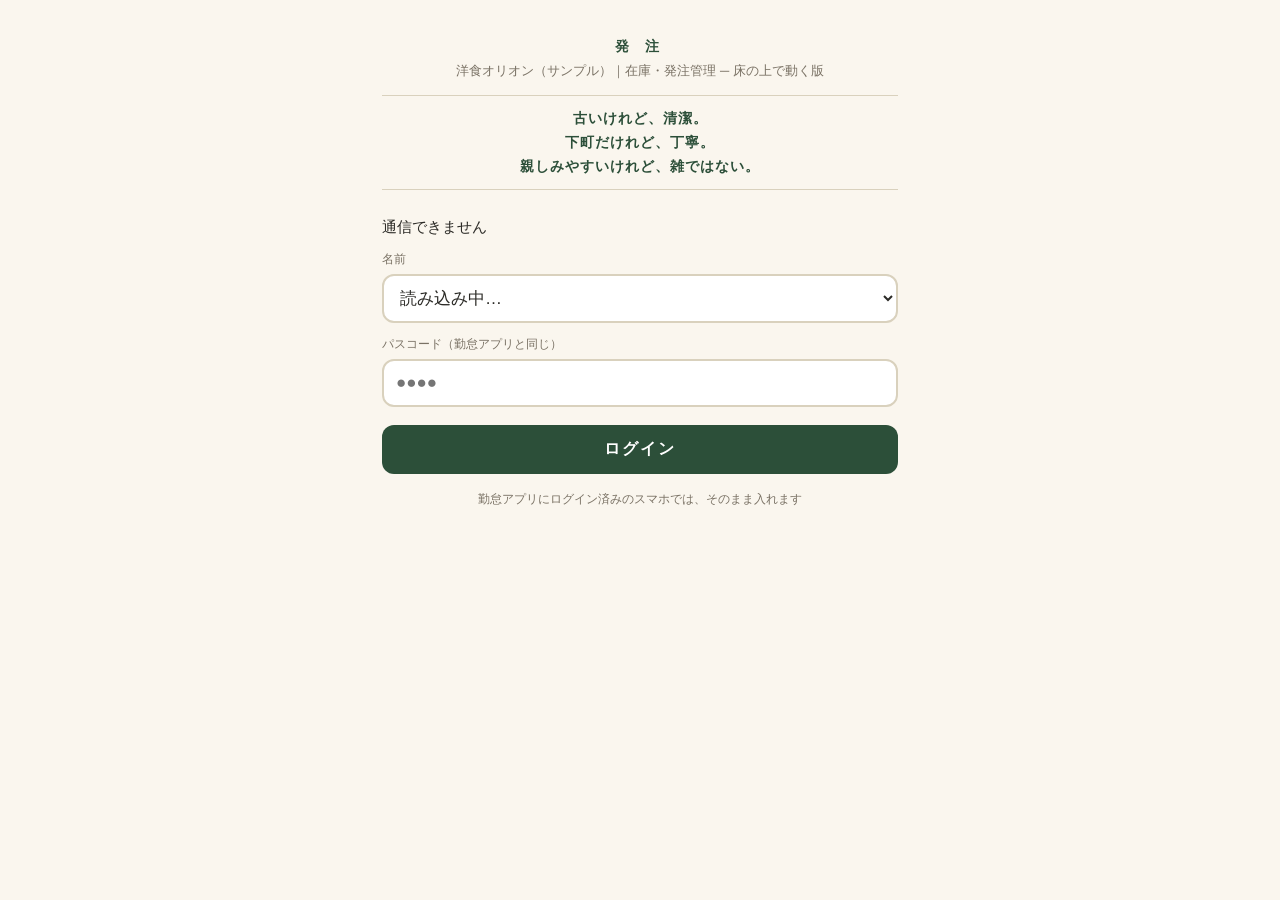
<file: hacchu-floor.html>
<!DOCTYPE html>
<html lang="ja">
<head>
<meta charset="UTF-8">
<meta name="viewport" content="width=device-width, initial-scale=1, viewport-fit=cover, user-scalable=no">
<title>発注 | 洋食オリオン（サンプル）</title>
<meta name="theme-color" content="#2c4f39">
<meta name="apple-mobile-web-app-capable" content="yes">
<meta name="mobile-web-app-capable" content="yes">
<meta name="apple-mobile-web-app-title" content="発注">
<link rel="apple-touch-icon" sizes="180x180" href="icon-hacchu-180.png">
<link rel="icon" type="image/png" sizes="192x192" href="icon-hacchu-192.png">
<link rel="manifest" href="manifest-hacchu.json">
<style>
:root{ --g:#2c4f39; --g-d:#1f3a2a; --g-l:#e4eee7; --cream:#faf6ee; --cream-d:#ece4d2; --ink:#2b2a26; --mute:#7a7265; --red:#a33c2e; --red-l:#f6e3df; --amber:#b7791f; --amber-l:#f7ebd3; --line:#d9d1bd; --r:14px; --sat:env(safe-area-inset-top); --sab:env(safe-area-inset-bottom); }
*{box-sizing:border-box;-webkit-tap-highlight-color:transparent}
html,body{height:100%;margin:0}
body{font-family:'Hiragino Kaku Gothic ProN','Hiragino Sans','Yu Gothic',sans-serif;background:var(--cream);color:var(--ink);font-size:15px;line-height:1.5}
.app{height:100%;display:flex;flex-direction:column;max-width:560px;margin:0 auto}
.hide{display:none!important}
button{font-family:inherit;cursor:pointer}
.login{padding:calc(36px + var(--sat)) 22px 40px;overflow-y:auto}
.login h1{font-size:14px;letter-spacing:6px;text-align:center;color:var(--g);margin:0 0 4px}
.login .store{text-align:center;color:var(--mute);font-size:13px;margin-bottom:14px}
.credo{display:flex;flex-direction:column;gap:3px;text-align:center;color:var(--g);font-size:14px;font-weight:bold;letter-spacing:1px;line-height:1.5;margin:0 0 26px;padding:12px 8px;border-top:1px solid var(--line);border-bottom:1px solid var(--line)}
label{display:block;font-size:12px;color:var(--mute);margin:12px 0 6px}
input,select,textarea{width:100%;padding:12px;border:2px solid var(--line);border-radius:12px;font-size:17px;background:#fff;font-family:inherit;color:var(--ink)}
.btn{width:100%;padding:14px;border-radius:12px;border:0;background:var(--g);color:#fff;font-size:16px;font-weight:bold;letter-spacing:2px}
.btn.sec{background:#fff;color:var(--g);border:2px solid var(--g)}
.btn.sm{padding:9px 12px;font-size:13px;width:auto;letter-spacing:0}
.btn.out{background:var(--red)}
.btn:disabled{opacity:.5}
header{background:var(--g);color:#fff;padding:calc(10px + var(--sat)) 14px 10px;display:flex;justify-content:space-between;align-items:center}
header .t{font-size:11px;letter-spacing:4px;opacity:.85}header .n{font-size:16px;font-weight:bold}
header button{background:rgba(255,255,255,.15);border:0;color:#fff;border-radius:8px;padding:6px 10px;font-size:12px}
main{flex:1;overflow-y:auto;padding:12px 12px 24px;-webkit-overflow-scrolling:touch}
nav{display:flex;background:#fff;border-top:1px solid var(--line);padding-bottom:var(--sab)}
nav button{flex:1;border:0;background:none;padding:8px 2px 6px;font-size:11px;color:var(--mute);position:relative}
nav button i{display:block;font-style:normal;font-size:18px;line-height:1.2}
nav button.on{color:var(--g);font-weight:bold}
nav .bd{position:absolute;top:4px;right:calc(50% - 20px);background:var(--red);color:#fff;font-size:10px;border-radius:999px;min-width:16px;height:16px;line-height:16px;padding:0 4px;text-align:center}
.card{background:#fff;border:1px solid var(--line);border-radius:var(--r);padding:12px 14px;margin-bottom:12px}
.card h2{font-size:12px;letter-spacing:2px;color:var(--g);margin:0 0 8px;display:flex;justify-content:space-between;align-items:center}
.card h2 small{letter-spacing:0;color:var(--mute);font-weight:normal}
.mini{font-size:12px;color:var(--mute)}
.pill{display:inline-block;font-size:11px;border-radius:999px;padding:2px 8px;background:var(--g-l);color:var(--g);font-weight:bold}
.pill.amber{background:var(--amber-l);color:var(--amber)}.pill.red{background:var(--red-l);color:var(--red)}
.row{display:flex;justify-content:space-between;align-items:center;gap:8px;padding:8px 0;border-bottom:1px dashed var(--line)}
.row:last-child{border-bottom:0}
.row .l{min-width:0;flex:1}.row .l small{display:block;font-size:11px;color:var(--mute)}
.todo{display:flex;align-items:center;gap:10px;padding:12px;border:2px solid var(--line);border-radius:12px;background:#fff;margin-bottom:8px;text-align:left;width:100%}
.todo.urgent{border-color:var(--amber);background:var(--amber-l)}
.todo .ic{width:30px;display:flex;justify-content:center;color:var(--g)}.todo .ic svg{width:22px;height:22px}
.todo .tt{flex:1}.todo .tt b{display:block;font-size:15px}.todo .tt small{color:var(--mute);font-size:12px}
.todo .ar{color:var(--mute)}
.sup .btn,.sup .btn + .btn{margin-top:0}
div.sec{font-size:11px;letter-spacing:2px;color:var(--mute);margin:14px 4px 6px} /* 区分の見出し。button.btn.sec（白いボタン）には効かせない */
.step{display:flex;align-items:center;gap:4px}
.step button{width:40px;height:40px;border-radius:10px;border:2px solid var(--line);background:#fff;font-size:20px;font-weight:bold;color:var(--g)}
.step .v{min-width:62px;text-align:center;font-size:19px;font-weight:bold;font-variant-numeric:tabular-nums}
.step .v small{font-size:10px;color:var(--mute);font-weight:normal;margin-left:2px}
.step .v.chg{color:var(--g)}
.tri{display:flex;gap:4px}
.tri button{border:2px solid var(--line);background:#fff;border-radius:8px;padding:8px 9px;font-size:12px;font-weight:bold;color:var(--ink);min-width:46px}
.tri button.on{background:var(--g);color:#fff;border-color:var(--g)}
.tri button.on.low{background:var(--amber);border-color:var(--amber)}
.tri button.on.out{background:var(--red);border-color:var(--red)}
.seg{display:flex;background:var(--cream-d);border-radius:10px;padding:3px;margin-bottom:10px}
.seg button{flex:1;border:0;background:none;padding:8px;border-radius:8px;font-size:13px;color:var(--mute);font-weight:bold}
.seg button.on{background:#fff;color:var(--g);box-shadow:0 1px 2px rgba(0,0,0,.08)}
.sticky{position:sticky;bottom:0;background:linear-gradient(transparent,var(--cream) 30%);padding:10px 0 4px}
.qty{width:70px;padding:8px;text-align:right;font-size:17px}
.qty+.mini{display:inline-block;min-width:2.2em}   /* 個・人前・回で入力欄の位置がずれないように（11/8） */
.ovl{position:fixed;inset:0;background:rgba(20,30,20,.45);display:flex;align-items:flex-end;justify-content:center;z-index:20}
.sheet{background:var(--cream);width:100%;max-width:560px;border-radius:18px 18px 0 0;padding:14px 16px calc(16px + var(--sab));max-height:92vh;overflow-y:auto}
.sheet h3{margin:0 0 10px;font-size:16px;color:var(--g)}
.grab{width:40px;height:4px;border-radius:2px;background:var(--line);margin:0 auto 10px}
.toast{position:fixed;left:50%;bottom:calc(70px + var(--sab));transform:translateX(-50%);background:var(--g-d);color:#fff;padding:10px 16px;border-radius:999px;font-size:14px;opacity:0;transition:opacity .2s;pointer-events:none;z-index:30;white-space:nowrap}
.toast.show{opacity:1}
#msg:empty{display:none}#msg{background:var(--red-l);color:var(--red);padding:10px 12px;border-radius:10px;font-size:13px;margin-bottom:10px}
.tbl{width:100%;border-collapse:collapse;font-size:13px}.tbl td,.tbl th{border-bottom:1px solid var(--line);padding:6px 4px;text-align:left;vertical-align:top}
.tbl th{font-size:11px;color:var(--mute);font-weight:normal}
.loading{text-align:center;color:var(--mute);padding:30px 0}
.flowbar{display:flex;align-items:center;gap:6px;justify-content:center;margin:2px 0 12px;font-size:13px;color:var(--mute)}
.flowbar span{padding:5px 10px;border-radius:999px;background:var(--g-l);color:var(--g)} .flowbar span.on{background:var(--amber);color:#fff;font-weight:bold} .flowbar i{font-style:normal}
.stp{display:flex;align-items:center;gap:8px;margin-bottom:4px} .stp b{font-size:17px;flex:1}
.stp .no{width:26px;height:26px;border-radius:50%;display:flex;align-items:center;justify-content:center;font-size:13px;font-weight:bold;background:var(--amber);color:#fff} .stp .no.ok{background:var(--g)}
.stp .cnt{font-size:13px;color:var(--mute)}
.sup{border:1px solid var(--line);border-radius:12px;padding:10px 12px;margin-bottom:10px;background:#fff} .suph{font-weight:bold;margin-bottom:4px} .suph small{font-weight:normal;color:var(--mute);font-size:12px;margin-left:4px}
.lnk{border:0;background:none;color:var(--g);font-size:14px;padding:6px 0;text-decoration:underline}
.links{display:grid;grid-template-columns:1fr 1fr;gap:8px;margin:4px 0 16px} .links button{border:1px solid var(--line);background:#fff;border-radius:12px;padding:10px 6px;text-align:center;font-size:13px;color:var(--ink)} .links small{display:block;color:var(--mute);font-size:11px;margin-top:2px}
.ar{color:var(--mute)}
.sup .btn,.sup .btn + .btn{margin-top:0}
.mstrip{display:flex;gap:6px;overflow-x:auto;margin:0 0 8px;padding-bottom:2px;scrollbar-width:none}
.mstrip::-webkit-scrollbar{display:none}
.mday{flex:1 0 54px;border:1px solid var(--line);background:#fff;border-radius:10px;padding:5px 2px;text-align:center;font-family:inherit;color:var(--ink);position:relative}
.mday small{display:block;font-size:10px;color:var(--mute)}
.mday b{font-size:16px}
.mday i{position:absolute;top:-6px;right:-4px;background:var(--amber,#b7791f);color:#fff;font-style:normal;font-size:10px;border-radius:999px;padding:0 5px;line-height:16px}
.mday.plus{border-color:var(--amber,#b7791f)}
.prow{display:flex;justify-content:space-between;align-items:center;gap:8px;padding:8px 0;border-top:1px dashed var(--line)}
.prow:first-of-type{border-top:0}
.big{font-size:20px;font-weight:bold;color:var(--g)}
.hint{background:var(--amber-l);color:var(--amber);border-radius:8px;padding:6px 10px;margin-top:6px;font-size:13px}
.hint.red{background:var(--red-l);color:var(--red)}
.dl{font-size:12px;font-weight:bold;border-radius:999px;padding:2px 9px;white-space:nowrap}
.dl.red{background:var(--red-l);color:var(--red)}.dl.amb{background:var(--amber-l);color:var(--amber)}.dl.ok{background:var(--g-l);color:var(--g)}
.suph{display:flex;justify-content:space-between;align-items:center;gap:6px;flex-wrap:wrap}
.lbar{display:flex;align-items:center;gap:8px;padding:5px 0;font-size:14px}
.lbar .nm{width:120px;flex:none;line-height:1.3}.lbar .tr{flex:1;height:8px;background:#eee8dc;border-radius:4px;overflow:hidden}.lbar .tr i{display:block;height:100%}
.lbar .d{width:96px;text-align:right;font-size:12px;flex:none}
.prog{height:8px;background:#eee8dc;border-radius:4px;overflow:hidden;margin:8px 0 4px}.prog i{display:block;height:100%;background:var(--g)}
.trow .okb{border:2px solid var(--g);color:var(--g);background:#fff;border-radius:10px;padding:7px 8px;font-size:13px;font-weight:bold;white-space:nowrap;font-family:inherit}
.trow.done .l{color:var(--mute)}.trow.done .qty{border-color:var(--g);background:var(--g-l)}
</style>
<script>
// オリオンのアプリ共通のアイコン（2026/11/08）
// 管理者アプリの下のナビと同じ描き方：24のます目・線だけ・太さ2.1・角は丸。絵文字は使わない（端末で見た目が変わるため）
// 使い方：<script src="icons.js"><\/script> → ICON.pot（文字列）。大きさは ICON.pot.replace('width="22" height="22"', ...) か、CSS の .ic svg{width:..}
(function(){
  var W = function(paths){ return '<svg viewBox="0 0 24 24" width="22" height="22" fill="none" stroke="currentColor" stroke-width="2.1" stroke-linecap="round" stroke-linejoin="round" aria-hidden="true">' + paths + '</svg>'; };
  window.ICON = {
    // 画面・仕事
    chart:    W('<path d="M5 20v-5M10 20v-9M15 20v-6M20 20V7"/>'),
    box:      W('<path d="M4 8l8-4 8 4v8.5L12 21l-8-4.5z"/><path d="M4 8l8 4.3L20 8M12 12.3V21"/>'),
    receipt:  W('<path d="M6 3h12v18l-3-2-3 2-3-2-3 2z"/><path d="M9 8h6M9 12h6"/>'),
    clock:    W('<circle cx="12" cy="12" r="8.5"/><path d="M12 7.5V12l3 2"/>'),
    menu:     W('<path d="M4 7h16M4 12h16M4 17h16"/>'),
    gear:     W('<circle cx="12" cy="12" r="3"/><path d="M12 3v2.5M12 18.5V21M3 12h2.5M18.5 12H21M5.6 5.6l1.8 1.8M16.6 16.6l1.8 1.8M5.6 18.4l1.8-1.8M16.6 7.4l1.8-1.8"/>'),
    refresh:  W('<path d="M20 12a8 8 0 1 1-2.3-5.7"/><path d="M20 4v5h-5"/>'),
    // 厨房の記録
    pot:      W('<path d="M4 10h16M6 10v7a3 3 0 0 0 3 3h6a3 3 0 0 0 3-3v-7"/><path d="M2.5 10.5L4 10M21.5 10.5L20 10"/><path d="M9 7c0-1.5 1-1.5 1-3M13 7c0-1.5 1-1.5 1-3"/>'),
    bag:      W('<path d="M5 8h14l-1 12H6z"/><path d="M9 8V6a3 3 0 0 1 6 0v2"/>'),
    count:    W('<rect x="5" y="3.5" width="14" height="17" rx="2"/><path d="M9 3.5h6v2.5H9z"/><path d="M8.5 11l2 2 3.5-3.5M8.5 16.5h7"/>'),
    alert:    W('<path d="M12 3.5L21 19.5H3z"/><path d="M12 10v4M12 17h.01"/>'),
    camera:   W('<path d="M4 8h3.5l1.5-2.5h6L16.5 8H20v11H4z"/><circle cx="12" cy="13" r="3.2"/>'),
    printer:  W('<path d="M7 8V3.5h10V8"/><rect x="3.5" y="8" width="17" height="8" rx="1.5"/><path d="M7 13h10v7.5H7z"/>'),
    cup:      W('<path d="M6 5h10v9a5 5 0 0 1-10 0z"/><path d="M16 8h2.5a2.5 2.5 0 0 1 0 5H16M6 20.5h10"/>'),
    yen:      W('<circle cx="12" cy="12" r="8.5"/><path d="M8.5 7.5l3.5 5 3.5-5M12 12.5V17M9 13.5h6M9 15.8h6"/>'),
    book:     W('<path d="M5 4.5h12a2 2 0 0 1 2 2v13H7a2 2 0 0 1-2-2z"/><path d="M5 17.5a2 2 0 0 0 2 2h12M9 8.5h6"/>'),
    pencil:   W('<path d="M14.5 4.5l5 5L8 21H3v-5z"/><path d="M12.5 6.5l5 5"/>'),
    calendar: W('<rect x="3.5" y="5" width="17" height="15.5" rx="2"/><path d="M3.5 10h17M8 3v4M16 3v4"/>'),
    bulb:     W('<path d="M9 18h6M10 21h4"/><path d="M12 3a6 6 0 0 0-3.5 10.9c.6.5 1 1.2 1 2.1h5c0-.9.4-1.6 1-2.1A6 6 0 0 0 12 3z"/>'),
    check:    W('<path d="M5 12.5l4.5 4.5L19 7.5"/>'),
    // 天気（分析・シフト表）
    sun:      W('<circle cx="12" cy="12" r="4"/><path d="M12 3v2M12 19v2M3 12h2M19 12h2M5.6 5.6l1.4 1.4M17 17l1.4 1.4M5.6 18.4L7 17M17 7l1.4-1.4"/>'),
    cloudSun: W('<path d="M8 20h9a4 4 0 0 0 .5-8A6 6 0 0 0 6.2 13.5 3.3 3.3 0 0 0 8 20z"/><path d="M16 4v1.5M20.5 8.5H19M19.2 5.3l-1 1"/>'),
    cloud:    W('<path d="M7 19h10a4 4 0 0 0 .6-8A6 6 0 0 0 6 12.6 3.3 3.3 0 0 0 7 19z"/>'),
    rain:     W('<path d="M7 16h10a4 4 0 0 0 .6-8A6 6 0 0 0 6 9.6 3.3 3.3 0 0 0 7 16z"/><path d="M9 19v2M13 19v2M17 19v2"/>'),
    snow:     W('<path d="M7 15h10a4 4 0 0 0 .6-8A6 6 0 0 0 6 8.6 3.3 3.3 0 0 0 7 15z"/><path d="M9 18.5h.01M12 20.5h.01M15 18.5h.01"/>'),
    storm:    W('<path d="M7 15h10a4 4 0 0 0 .6-8A6 6 0 0 0 6 8.6 3.3 3.3 0 0 0 7 15z"/><path d="M13 14l-2.5 4h3L11 22"/>'),
    fog:      W('<path d="M7 13h10a4 4 0 0 0 .6-8A6 6 0 0 0 6 6.6 3.3 3.3 0 0 0 7 13z"/><path d="M5 17h14M7 20.5h10"/>')
  };
  // 天気の記号（WMO のコード）→ アイコン
  window.ICON.weather = function(code){ var c = Number(code);
    if (c === 0) return ICON.sun; if (c <= 2) return ICON.cloudSun; if (c === 3) return ICON.cloud;
    if (c <= 49) return ICON.fog; if (c >= 71 && c <= 77) return ICON.snow; if (c >= 95) return ICON.storm; return ICON.rain; };
  // <span data-ic="calendar"></span> のように書いた所に、読み込み後アイコンを入れる（静的なHTML用）
  var fill = function(){ document.querySelectorAll('[data-ic]').forEach(function(el){ var k = el.getAttribute('data-ic'); if (ICON[k] && !el.querySelector('svg')) el.innerHTML = ICON[k]; }); };
  if (document.readyState === 'loading') document.addEventListener('DOMContentLoaded', fill); else fill();
  window.ICON.fill = fill;
})();

</script>
</head>
<body>
<div class="app">
  <div id="vBoot" style="padding:80px 20px;text-align:center;color:#7a7265;font-size:14px">読み込み中…</div>
  <div id="vLogin" class="login hide">
    <h1>発 注</h1>
    <div class="store">洋食オリオン（サンプル）｜在庫・発注管理 ─ 床の上で動く版</div>
    <div class="credo"><span>古いけれど、清潔。</span><span>下町だけれど、丁寧。</span><span>親しみやすいけれど、雑ではない。</span></div>
    <div id="loginMsg"></div>
    <label>名前</label><select id="staffSel"><option value="">読み込み中…</option></select>
    <label>パスコード（勤怠アプリと同じ）</label>
    <input type="password" inputmode="numeric" pattern="[0-9]*" id="passIn" placeholder="●●●●" autocomplete="off">
    <div style="height:18px"></div>
    <button class="btn" id="loginBtn" onclick="doLogin()">ログイン</button>
    <p class="mini" style="text-align:center;margin-top:16px">勤怠アプリにログイン済みのスマホでは、そのまま入れます</p>
  </div>

  <div id="vApp" class="hide" style="display:flex;flex-direction:column;height:100%">
    <header><button id="hBack" class="hide" onclick="if(PAGE==='home'&&FROM_STAFF){ location.href='staff/'; } else if(FROM_STAFF && (location.hash==='#chef'||location.hash==='#hall'||location.hash==='#report')){ location.href='staff/'; } else go('home')" style="margin-right:8px">‹ 戻る</button><div style="flex:1"><div class="t" id="hTitle">発 注</div><div class="n" id="hName">-</div></div><button onclick="loadHome(true)">更新</button></header>
    <main id="main">
      <div id="msg"></div>
      <section id="pHome"><div class="loading">読み込み中…</div></section>
      <section id="pStock" class="hide"></section>
      <section id="pPrep" class="hide"></section>
      <section id="pOrder" class="hide"></section>
      <section id="pReport" class="hide"></section>
      <section id="pMaster" class="hide"></section>
    </main>
  </div>
</div>
<div id="ov"></div>
<div class="toast" id="toast"></div>

<script>
// 共通ローディング：通信中は二重タップ・誤タップを防ぐ
// ・書き込み（POST）中：画面全体に半透明のふた＋「処理中…」。タップを受け付けない
// ・読み込み（GET）中：0.4 秒を超えたら上に細いバー（操作はできる）
// ・どの画面も <script src="busy.js"><\/script> を最初に読むだけ。個別の画面の作りは変えない
// ・ふたを出したくない通信は fetch の第 2 引数に { busy:false }
(function(){
  if (window.__busyInstalled) return; window.__busyInstalled = true;
  var css = ".bz-bar{position:fixed;top:0;left:0;right:0;height:3px;z-index:99998;background:linear-gradient(90deg,transparent,#e8c26a,transparent);background-size:200% 100%;animation:bzmove 1s linear infinite;opacity:0;transition:opacity .15s;pointer-events:none}" +
    ".bz-bar.on{opacity:1}@keyframes bzmove{from{background-position:200% 0}to{background-position:-200% 0}}" +
    ".bz-lock{position:fixed;inset:0;z-index:99999;background:rgba(250,246,238,.55);display:none;align-items:center;justify-content:center;touch-action:none}" +
    ".bz-lock.on{display:flex}.bz-box{background:#1f3a2a;color:#fff;border-radius:14px;padding:14px 20px;font:bold 15px -apple-system,'Hiragino Sans',sans-serif;display:flex;align-items:center;gap:10px;box-shadow:0 6px 20px rgba(0,0,0,.18)}" +
    ".bz-sp{width:18px;height:18px;border:3px solid rgba(255,255,255,.35);border-top-color:#fff;border-radius:50%;animation:bzspin .8s linear infinite}@keyframes bzspin{to{transform:rotate(360deg)}}";
  function mount(){
    if (document.getElementById("bzBar")) return;
    var st = document.createElement("style"); st.textContent = css; document.head.appendChild(st);
    var bar = document.createElement("div"); bar.id = "bzBar"; bar.className = "bz-bar"; document.body.appendChild(bar);
    var lk = document.createElement("div"); lk.id = "bzLock"; lk.className = "bz-lock"; lk.innerHTML = '<div class="bz-box" style="flex-wrap:wrap;max-width:300px"><span class="bz-sp"></span><span id="bzText">処理中…</span><button id="bzClose" style="display:none;margin-top:10px;width:100%;border:0;border-radius:10px;padding:10px;font:bold 14px sans-serif;background:#e8c26a;color:#1f3a2a">待たずに閉じる（記録されたか画面で確認）</button></div>'; document.body.appendChild(lk);
    ["click","touchstart","pointerdown","keydown"].forEach(function(ev){ lk.addEventListener(ev, function(e){ if (e.target && e.target.id === "bzClose"){ if (ev === "click"){ writes = 0; upd(); } return; } e.preventDefault(); e.stopPropagation(); }, true); });
  }
  if (document.body) mount(); else document.addEventListener("DOMContentLoaded", mount);
  var reads = 0, writes = 0, readT = null, writeT = null;
  function upd(){
    var bar = document.getElementById("bzBar"), lk = document.getElementById("bzLock"); if (!bar || !lk) return;
    if (reads > 0 && !readT && !bar.classList.contains("on")) readT = setTimeout(function(){ readT = null; if (reads > 0) bar.classList.add("on"); }, 400);
    if (reads <= 0){ clearTimeout(readT); readT = null; bar.classList.remove("on"); }
    if (writes > 0){ if (lk.classList.contains("on")) return; lk.classList.add("on"); clearTimeout(writeT); writeT = setTimeout(function(){ var t = document.getElementById("bzText"); if (t) t.textContent = "処理中…（通信に時間がかかっています）"; writeT = setTimeout(function(){ var c = document.getElementById("bzClose"); if (c) c.style.display = "inline-block"; }, 14000); }, 6000); }
    else { lk.classList.remove("on"); clearTimeout(writeT); var t = document.getElementById("bzText"); if (t) t.textContent = "処理中…"; var c = document.getElementById("bzClose"); if (c) c.style.display = "none"; }
  }
  window.busyText = function(s){ var t = document.getElementById("bzText"); if (t) t.textContent = s || "処理中…"; };
  var orig = window.fetch.bind(window);
  // シートの「時刻だけ」のセルは Google から「1899/12/30 15:00:00」の形で届く。どの画面でも「15:00」と出るように通信の段階で直す
  function fixT(url, r){
    if (!/script\.google(usercontent)?\.com/.test(url) || !r || !r.ok) return r;
    return r.text().then(function(t){
      var f = t.replace(/1899\/12\/30 (\d{1,2}):(\d{2})(?::\d{2})?/g, function(_, h, m){ return (h.length < 2 ? "0" + h : h) + ":" + m; });
      return new Response(f, {status: r.status, statusText: r.statusText, headers: r.headers});
    });
  }
  window.fetch = function(input, init){
    init = init || {};
    var skip = init.busy === false; if ("busy" in init){ init = Object.assign({}, init); delete init.busy; }
    var method = String(init.method || (input && input.method) || "GET").toUpperCase();
    var url = String(typeof input === "string" ? input : (input && input.url) || "");
    var isWrite = method !== "GET" && method !== "HEAD";
    // 勤怠 API は読み取りも POST なので、action 名で読み取りを見分ける
    if (isWrite && typeof init.body === "string"){ var m = init.body.match(/"action"\s*:\s*"([^"]+)"/); if (m && /(^home$|list|_get$|^get|month|history|^comm$|^shifts$|today|summary|^diag$|log$)/.test(m[1])) isWrite = false; }
    if (/[?&]action=staff_list\b/.test(url)) skip = true; // ログイン画面の名前一覧は待たせない
    if (skip) return orig(input, init).then(function(r){ return fixT(url, r); });
    if (isWrite) writes++; else reads++; upd();
    var done = function(){ if (isWrite) writes = Math.max(0, writes-1); else reads = Math.max(0, reads-1); upd(); };
    return orig(input, init).then(function(r){ done(); return fixT(url, r); }, function(e){ done(); throw e; });
  };
})();

// 旧アイコン（分析・発注・経費・管理）をホーム画面から開いたときだけ、まとめ先を案内する（埋め込み・スタッフ経由・普通のブラウザでは出さない）
(function(){
  try{
    var p = location.pathname, q = location.search;
    if (/embed=1|from=staff/.test(q)) return;
    if (window.self !== window.top) return;
    var standalone = (window.matchMedia && matchMedia("(display-mode: standalone)").matches) || navigator.standalone === true;
    if (!standalone) return;
    var m = p.match(/\/(dashboard|hacchu|keihi|admin)\.html$/); if (!m) return;
    var sec = {dashboard:"shime", hacchu:"hacchu", keihi:"keihi", admin:"staff"}[m[1]];
    var base = /\/staff\/admin\.html$/.test(p) ? "../" : "";
    var show = function(){
      if (document.getElementById("bzMove")) return;
      var d = document.createElement("div"); d.id = "bzMove";
      d.style.cssText = "position:fixed;left:8px;right:8px;bottom:calc(8px + env(safe-area-inset-bottom));z-index:99997;background:#1f3a2a;color:#fff;border-radius:14px;padding:12px 14px;font:14px -apple-system,'Hiragino Sans',sans-serif;box-shadow:0 6px 20px rgba(0,0,0,.2);line-height:1.5";
      var staffBtn = sec === "hacchu" ? '<a href="' + base + 'staff/" style="flex:1;text-align:center;background:rgba(255,255,255,.15);color:#fff;border-radius:10px;padding:9px;text-decoration:none">スタッフは勤怠アプリへ</a>' : "";
      d.innerHTML = '<b>アプリを1つにまとめました</b><br>この画面は「管理者」アプリの中に入りました。このアイコンは削除して、管理者アプリをホーム画面に追加してください。' +
        '<div style="display:flex;gap:8px;margin-top:10px"><a href="' + base + 'kanri.html#' + sec + '" style="flex:1;text-align:center;background:#e8c26a;color:#1f3a2a;font-weight:bold;border-radius:10px;padding:9px;text-decoration:none">管理者アプリを開く</a>' + staffBtn +
        '<button onclick="this.closest(\'#bzMove\').remove()" style="border:0;background:none;color:#fff;opacity:.7;padding:0 6px">閉じる</button></div>';
      document.body.appendChild(d);
    };
    if (document.body) show(); else document.addEventListener("DOMContentLoaded", show);
  }catch(e){}
})();

</script>
<script>
/* 発注アプリ（オリオンの hacchu.html）を床（tenpo-tokyo）につなぐ橋（2026-11-09）
 * 画面の作りは一切変えない。get()／post()／ログインだけを、分析 GAS → 床の api.hacchu に向け直す。
 * 受け答えは GAS と同じ形なので、画面側の関数はそのまま動く。
 * 接続先は ?api=&key=&store= で差し替えられる（localStorage に覚える）。鍵は公開してよい publishable。 */
(function(){
  const Q = new URLSearchParams(location.search);
  const CFG = {
    api: Q.get("api") || localStorage.getItem("tenpo.api") || "https://bzftpxtnlubibhmobtmm.supabase.co",
    key: Q.get("key") || localStorage.getItem("tenpo.key") || "sb_publishable_D-E5nVxOex1DdQktK8C6tQ_gIeGP7Gi",
    store: Q.get("store") || localStorage.getItem("tenpo.store") || "7e000000-0000-4000-8000-0000000000c2",
  };
  for (const k of ["api", "key", "store"]) if (Q.get(k)) localStorage.setItem("tenpo." + k, Q.get(k));
  window.TENPO = CFG;
  async function rpc(fn, args, opt){
    const r = await fetch(`${CFG.api}/rest/v1/rpc/${fn}`, Object.assign({ method: "POST", headers: { "Content-Type": "application/json", apikey: CFG.key, "Content-Profile": "api", "Accept-Profile": "api" }, body: JSON.stringify(args) }, opt || {}));
    const text = await r.text(); let body = null; try { body = text ? JSON.parse(text) : null; } catch(e){ body = text; }
    if (!r.ok) { const e = new Error((body && (body.message || body.error)) || ("http_" + r.status)); e.code = e.message; throw e; }
    return body;
  }
  const uuidish = s => /^[0-9a-f-]{36}$/i.test(String(s || ""));
  async function call(p){
    try { const r = await rpc("hacchu", { p_token: uuidish(TOKEN) ? TOKEN : null, p }); return (r && typeof r === "object") ? r : { error: "通信エラー" }; }
    catch(e){ return { error: e.code === "login_required" ? "auth" : "通信エラー" }; }
  }
  window.get = function(mode, params){ return call(Object.assign({ mode }, params || {})); };
  window.post = function(type, body){ return call(Object.assign({ type }, body || {})); };
  // 売上（日別の食数）は床からはまだ取らない。前に取った分（localStorage の dash-data）があればそれを使う
  window.refreshDaily = async function(){};
  // ログイン：名前は床の名簿、番号は床の4桁番号
  window.showLogin = async function(msg){
    $("vBoot").classList.add("hide"); $("vLogin").classList.remove("hide"); $("vApp").classList.add("hide"); $("loginMsg").textContent = msg || "";
    try { const names = await rpc("login_names", { p_store: CFG.store }); $("staffSel").innerHTML = `<option value="">名前を選んでください</option>` + (names || []).map(s => `<option value="${s.person_id}">${esc(s.display_name)}</option>`).join(""); }
    catch(e){ $("loginMsg").textContent = "通信できません"; }
  };
  window.doLogin = async function(){
    const id = $("staffSel").value, pass = $("passIn").value;
    if (!id){ $("loginMsg").textContent = "名前を選んでください"; return; } if (!pass){ $("loginMsg").textContent = "パスコードを入力してください"; return; }
    $("loginBtn").disabled = true;
    try {
      const tok = await rpc("pin_login", { p_store: CFG.store, p_person: id, p_pin: pass });
      if (!tok){ $("loginMsg").textContent = "番号が違います"; return; }
      TOKEN = tok; localStorage.setItem("os-token", TOKEN); $("passIn").value = "";
      const h = await get("inv_home"); if (h.error){ $("loginMsg").textContent = h.error; return; } saveHomeCache(h); enterApp(h);
    } catch(e){ $("loginMsg").textContent = /locked/.test(e.code || "") ? "番号を続けて間違えたので、しばらく待ってください" : "通信できません"; }
    finally { $("loginBtn").disabled = false; }
  };
})();

</script>
<script>
const SHEET_URL = "https://script.google.com/macros/s/AKfycbzFNl4UM3fkoANru-agWmuOox-h3cS1yJmx4UZxpGFemEBnAUv45Gdp1VOvtCqOVUg/exec";
const STAFF_API = "https://script.google.com/macros/s/AKfycbwgGW6rXzAW2rHVicdoCMdHOT_E3egrXPsaEJerX-_brZr0mYF6Qo_tRorX8PgLc7c/exec";
const $ = id => document.getElementById(id);
const esc = s => String(s==null?"":s).replace(/[&<>"']/g, c=>({"&":"&amp;","<":"&lt;",">":"&gt;",'"':"&quot;","'":"&#39;"}[c]));
let TOKEN = localStorage.getItem("os-token") || "";
let HOME = null, ME = null, MASTER = [], CHEF = [], PAGE = "home", OWNER = "シェフ", PRICES = [], MQ = "";
function toast(m){ const t=$("toast"); t.textContent=m; t.classList.add("show"); clearTimeout(t._t); t._t=setTimeout(()=>t.classList.remove("show"),2400); }
function showMsg(m){ $("msg").textContent = m||""; }
function closeOv(){ $("ov").innerHTML=""; }
function sheet(html){ $("ov").innerHTML = `<div class="ovl" onclick="if(event.target===this)closeOv()"><div class="sheet"><div class="grab"></div>${html}</div></div>`; }
async function get_gas(mode, params){ const q = Object.assign({mode, token:TOKEN, t:Date.now()}, params||{}); const u = SHEET_URL+"?"+Object.keys(q).map(k=>k+"="+encodeURIComponent(q[k])).join("&");
  try{ const r = await fetch(u, {cache:"no-store"}); return await r.json(); }catch(e){ return {error:"通信エラー"}; } }
async function post_gas(type, body){ try{ const r = await fetch(SHEET_URL, {method:"POST", headers:{"Content-Type":"text/plain"}, body: JSON.stringify(Object.assign({type, token:TOKEN}, body||{}))}); return await r.json(); }catch(e){ return {error:"通信エラー"}; } }
function fmtD(s){ if(!s) return "—"; const m = String(s).match(/(\d{4})\/(\d{2})\/(\d{2})/); return m ? Number(m[2])+"/"+Number(m[3]) : s; }
function daysAgo(s){ if(!s) return null; const m = String(s).match(/(\d{4})\/(\d{2})\/(\d{2})/); if(!m) return null; const d = new Date(Number(m[1]),Number(m[2])-1,Number(m[3])); const t = new Date(); t.setHours(0,0,0,0); return Math.round((t-d)/86400000); }

// ───── ログイン（勤怠アプリと同じ名前・パスコード） ─────
async function boot(){
  // 勤怠アプリ（os-token）か管理画面（os-admin-token）のログインをそのまま使う
  const cands = [localStorage.getItem("os-token"), localStorage.getItem("os-admin-token")].filter(Boolean);
  // 前回の内容があればすぐ表示し、裏で最新に差し替える（開くたびにログイン画面が出ないように）
  let cached = null; try{ cached = JSON.parse(localStorage.getItem("hacchu-home")||"null"); }catch(e){}
  const shown = !!(cands.length && cached && cached.items);
  if (shown){ TOKEN = cands[0]; enterApp(cached); }
  for (const tk of cands){ TOKEN = tk; const r = await get("inv_home"); if(!r.error){ saveHomeCache(r); if(shown){ applyHome(r); if(PAGE==="home") renderHome(); } else enterApp(r); return; }
    if(r.error!=="auth"){ if(shown){ showMsg(r.error); return; } showLogin(r.error); return; } }
  TOKEN = ""; try{ localStorage.removeItem("hacchu-home"); }catch(e){} showLogin();
}
function saveHomeCache(r){ try{ localStorage.setItem("hacchu-home", JSON.stringify(r)); }catch(e){} }
async function showLogin_gas(msg){
  $("vBoot").classList.add("hide"); $("vLogin").classList.remove("hide"); $("vApp").classList.add("hide"); $("loginMsg").textContent = msg||"";
  try{ const r = await (await fetch(STAFF_API+"?action=staff_list")).json(); $("staffSel").innerHTML = `<option value="">名前を選んでください</option>` + (r.staff||[]).map(s=>`<option value="${s.staff_id}">${esc(s.name)}</option>`).join(""); }catch(e){ $("loginMsg").textContent="通信できません"; }
}
async function doLogin_gas(){
  const id = $("staffSel").value, pass = $("passIn").value; if(!id){ $("loginMsg").textContent="名前を選んでください"; return; } if(!pass){ $("loginMsg").textContent="パスコードを入力してください"; return; }
  $("loginBtn").disabled = true;
  try{ const r = await (await fetch(STAFF_API,{method:"POST",headers:{"Content-Type":"text/plain"},body:JSON.stringify({action:"login",staff_id:id,passcode:pass})})).json();
    if(!r.ok){ $("loginMsg").textContent = r.error||"ログインできません"; return; }
    TOKEN = r.token; localStorage.setItem("os-token", TOKEN); $("passIn").value=""; const h = await get("inv_home"); if(h.error){ $("loginMsg").textContent=h.error; return; } saveHomeCache(h); enterApp(h);
  }catch(e){ $("loginMsg").textContent="通信できません"; } finally{ $("loginBtn").disabled=false; }
}
const FROM_STAFF = /[?&]from=staff/.test(location.search);
function enterApp(h){ $("vBoot").classList.add("hide"); $("vLogin").classList.add("hide"); $("vApp").classList.remove("hide"); applyHome(h);
  const hk = (location.hash||"").slice(1);
  loadPreps();
  if (hk==="chef"){ OWNER="シェフ"; go("prep"); } else if (hk==="take"){ OWNER="シェフ"; go("stock"); } else if (hk==="hall"){ OWNER="ホール"; go("stock"); } else if (hk==="report"){ go("report"); } else { go("home"); if (hk==="recv") setTimeout(()=>{ const c = $("ordCard"); if (c) c.scrollIntoView({behavior:"smooth"}); }, 200); } autoRecv(); loadPrices().then(()=>{ if(PAGE==="master") renderMaster(); }); }
const TITLES = {home:"発 注", prep:"仕込み", stock:"棚卸し（在庫を数える）", order:"発 注", report:"不足・破損の報告", master:"品目と価格"};
function go(p){ if(p==="order") p="home"; PAGE = p; ["home","stock","order","report","master","prep"].forEach(x=>{ $("p"+x[0].toUpperCase()+x.slice(1)).classList.toggle("hide", x!==p); }); showMsg(""); closeOv();
  $("hTitle").textContent = TITLES[p]||"発 注"; $("hBack").classList.toggle("hide", p==="home" && !FROM_STAFF); $("hBack").textContent = (FROM_STAFF && (p==="home" || /chef|hall|report|take/.test(location.hash))) ? "‹ 勤怠" : "‹ 戻る";
  if(p==="home") renderHome(); if(p==="prep") renderPrep(); if(p==="stock") renderStock(); if(p==="report") renderReport(); if(p==="master"){ renderMaster(); if(!PRICES.length) loadPrices().then(renderMaster); } $("main").scrollTo(0,0); }
async function loadHome(reload){ const r = await get("inv_home"); if(!r.error) saveHomeCache(r); if(r.error){ if(r.error==="auth"){ TOKEN=""; localStorage.removeItem("os-token"); showLogin("ログインし直してください"); } else showMsg(r.error); return; } applyHome(r); if(reload) toast("更新しました"); go(PAGE); }
function applyHome(h){ HOME = h; ME = h.me; MASTER = h.items||[]; CHEF = h.chefNames||[]; $("hName").textContent = ME.name + (ME.role==="admin"?"（管理者）":""); OWNER = CHEF.includes(ME.name) ? "シェフ" : (ME.role==="admin" ? "シェフ" : "ホール"); FLOOR = !CHEF.includes(ME.name) && ME.role!=="admin";
  h.suggest = (h.suggest||[]).filter(x=>!x.plan).concat(buildPlan());
}

// ───── 発注計画（使用量 × 納品日 × 発注倍数）─────
// ・納品は営業終了（14:00）と同時刻以降に届くので、届いた日の昼には使えない
// ・発注量 ＝ 次の納品の翌日から、その次の納品日までの不足分。発注倍数（ケース・90個など）で切り上げ
// ・安全在庫ぶんで1単位増やすのは、不足が1単位の半分を超えるときだけ
// ・使う量は日ごとの見込み食数で計算（直近4週の同じ曜日の実績平均。足りなければ直近の営業日平均→55食）。増える日だけ「+食数」を足せる
let PLAN = {}, MEALS_DEF = 55, DAILY = null, EXTRA = {};
try{ EXTRA = JSON.parse(localStorage.getItem("inv-extra")||"{}") || {}; }catch(e){}
function loadDaily(){ try{ const c = JSON.parse(localStorage.getItem("dash-data")||"null"); if (c && c.daily) DAILY = c.daily; }catch(e){} }
loadDaily();
// 分析と同じ売上データ（日別の食数）を裏で取り直す。画面は待たない
async function refreshDaily_gas(){ try{ const r = await fetch(SHEET_URL+"?t="+Date.now()+"&token="+encodeURIComponent(TOKEN||""), {cache:"no-store", busy:false}); const j = JSON.parse(await r.text()); if (j && j.daily){ DAILY = j.daily; Object.keys(MEAL_MEMO).forEach(k=>delete MEAL_MEMO[k]); try{ localStorage.setItem("dash-data", JSON.stringify(j)); }catch(e){} if (HOME){ applyHome(HOME); if (PAGE==="home") renderHome(); } } }catch(e){} }
// 日本の祝日（振替休日・国民の休日を含む）
function jpHoliday(d){
  const y = d.getFullYear();
  const nthMon = (mo, n)=>{ const f = new Date(y, mo-1, 1).getDay(); return 1 + ((8 - f) % 7) + (n-1)*7; };
  const base = (x)=>{ const yy = x.getFullYear(), mo = x.getMonth()+1, dd = x.getDate();
    if (["1/1","2/11","2/23","4/29","5/3","5/4","5/5","8/11","11/3","11/23"].includes(mo+"/"+dd)) return true;
    const nm = (m, n)=>{ const f = new Date(yy, m-1, 1).getDay(); return 1 + ((8 - f) % 7) + (n-1)*7; };
    if ((mo===1&&dd===nm(1,2))||(mo===7&&dd===nm(7,3))||(mo===9&&dd===nm(9,3))||(mo===10&&dd===nm(10,2))) return true;
    const k = yy - 1980, sp = Math.floor(20.8431 + 0.242194*k - Math.floor(k/4)), au = Math.floor(23.2488 + 0.242194*k - Math.floor(k/4));
    return (mo===3&&dd===sp)||(mo===9&&dd===au); };
  if (base(d)) return true;
  for (let i = 1; i <= 7; i++){ const q = new Date(d.getFullYear(), d.getMonth(), d.getDate()-i); if (!base(q)) break; if (q.getDay()===0) return true; }
  const a = new Date(d.getFullYear(), d.getMonth(), d.getDate()-1), b = new Date(d.getFullYear(), d.getMonth(), d.getDate()+1);
  return d.getDay()!==0 && base(a) && base(b);
}
// 見込み食数：直近4週の同じ曜日（食数があった日）の平均 → なければ直近10営業日の平均 → 55食。手で足した分を加える
const MEAL_MEMO = {};
function baseMeals(d){
  const key = dayKey(d); if (MEAL_MEMO[key] !== undefined) return MEAL_MEMO[key];
  let v = MEALS_DEF, src = "目安";
  if (DAILY && DAILY.length){
    const today = dayKey(new Date()), past = DAILY.filter(x=>x.date < today && x.meals > 0);
    const same = past.filter(x=>pDate(x.date).getDay()===d.getDay()).slice(-4);
    if (same.length >= 2){ v = Math.round(same.reduce((a,x)=>a+x.meals,0)/same.length); src = WD[d.getDay()]+"曜の平均"; }
    else if (past.length >= 3){ const r = past.slice(-10); v = Math.round(r.reduce((a,x)=>a+x.meals,0)/r.length); src = "直近の平均"; }
  }
  return MEAL_MEMO[key] = { v, src };
}
// 分析の売上データが1時間以内なら取り直さない（分析と同じ重い読み込みを増やさないため）
(function(){ try{ const c = JSON.parse(localStorage.getItem("dash-data")||"null"); const u = c && pDate(c.updated); if (u && Date.now() - u.getTime() < 3600000) return; }catch(e){} refreshDaily(); })();
// 過ぎた日（今日は営業終了後）は実際の食数で減らす。毎日数えなくても在庫が合うように
function actualMeals(d){ const k = dayKey(d), now = new Date(); if (!DAILY) return null; if (k > dayKey(now) || (k === dayKey(now) && now < atTime(d, CLOSE))) return null; const x = DAILY.find(z=>z.date===k); return x ? x.meals : null; }
function mealsOn(d){ const a = actualMeals(d); if (a !== null) return a; return baseMeals(d).v + (Number(EXTRA[dayKey(d)])||0); }
function setExtra(key, n){ if (n) EXTRA[key] = n; else delete EXTRA[key]; Object.keys(EXTRA).forEach(k=>{ if (k < dayKey(new Date())) delete EXTRA[k]; }); try{ localStorage.setItem("inv-extra", JSON.stringify(EXTRA)); }catch(e){} closeOv(); applyHome(HOME); go(PAGE); }
function editExtra(key){ const d = pDate(key), b = baseMeals(d), x = Number(EXTRA[key])||0;
  sheet(`<h3>${md(d)} の見込み</h3><div class="mini" style="margin-bottom:10px">いつもは約 <b>${b.v}食</b>（${esc(b.src)}）。イベント・貸切・天気などで増減がわかっているときだけ足してください。</div>
    <div class="chips" style="display:flex;flex-wrap:wrap;gap:6px">${[-20,-10,0,10,20,30].map(n=>`<button class="btn sm ${n===x?"":"sec"}" style="width:auto;padding:8px 12px" onclick="setExtra('${key}',${n})">${n>0?"+":""}${n===0?"いつもどおり":n+"食"}</button>`).join("")}</div>`); }
// 先の営業日の見込みを並べる（発注カードの上）
function mealsStrip(){
  const out = []; let d = new Date(); d = new Date(d.getFullYear(), d.getMonth(), d.getDate());
  if (new Date() >= atTime(d, CLOSE)) d = addD(d, 1);
  for (let i = 0; out.length < 6 && i < 20; i++, d = addD(d,1)){ if (!isOpen(d)) continue; const k = dayKey(d), x = Number(EXTRA[k])||0;
    out.push(`<button class="mday ${x?"plus":""}" onclick="editExtra('${k}')"><small>${d.getMonth()+1}/${d.getDate()}(${WD[d.getDay()]})</small><b>${mealsOn(d)}</b>${x?`<i>${x>0?"+":""}${x}</i>`:""}</button>`); }
  return out.join("");
}
const WD = ["日","月","火","水","木","金","土"], OPEN_DAYS = [1,2,3,4,5], CLOSE = "14:00";
function pDate(s){ const m = String(s||"").match(/(\d{4})\/(\d{1,2})\/(\d{1,2})(?:\s+(\d{1,2}):(\d{2}))?/); return m ? new Date(+m[1],+m[2]-1,+m[3],+(m[4]||0),+(m[5]||0)) : null; }
function atTime(d, hm){ const [h,m] = String(hm||"00:00").split(":").map(Number); const x = new Date(d); x.setHours(h||0, m||0, 0, 0); return x; }
function dayKey(d){ return `${d.getFullYear()}/${String(d.getMonth()+1).padStart(2,"0")}/${String(d.getDate()).padStart(2,"0")}`; }
function md(d){ return `${d.getMonth()+1}/${d.getDate()}（${WD[d.getDay()]}）`; }
function addD(d, n){ const x = new Date(d); x.setDate(x.getDate()+n); return x; }
function isOpen(d){ return OPEN_DAYS.includes(d.getDay()) && !jpHoliday(d); }
function ceilTo(x, m){ return Math.ceil(x / m - 1e-9) * m; }
function parseDays(s){ return [...String(s||"")].map(c=>WD.indexOf(c)).filter(i=>i>=0); }
function cutoffOf(it, delivery){ const c = String(it.cutoff||""); const m = c.match(/前日\s*(\d{1,2}:\d{2})/); return m ? atTime(addD(delivery,-1), m[1]) : null; }
// 期間 (from, to] の出来事を時刻順に並べた在庫の推移（昼の消費 → 入荷 の順）
function simulate(it, rate, from, to, extra){
  const ev = [];
  for (let d = new Date(from.getFullYear(), from.getMonth(), from.getDate()); d <= to; d = addD(d,1)){
    if (isOpen(d)){ const t = atTime(d, CLOSE); const u = rate * mealsOn(d); if (t > from && t <= to) ev.push({t, k:0, q:-u, need:u, day:new Date(d)}); }
    const reg = String(it.regular||"").split(",").map(x=>x.split(":")).filter(x=>x.length===2 && WD.indexOf(x[0].trim())===d.getDay());
    reg.forEach(([w,q])=>{ const t = atTime(d, it.time||CLOSE); if (t > from && t <= to) ev.push({t, k:1, q:Number(q)||0, day:new Date(d), regular:true}); });
  }
  (HOME.orders||[]).filter(o=>o.status==="発注済" && o.item_id===it.id).forEach(o=>{ const e = pDate(o.eta) || null; if (!e) return; const t = atTime(e, it.time||CLOSE); if (t > from && t <= to) ev.push({t, k:1, q:Number(o.qty)||0, day:e}); });
  (extra||[]).forEach(x=>ev.push(x));
  return ev.sort((a,b)=>a.t-b.t || a.k-b.k);
}
function normT(v){ const m = String(v||"").match(/(\d{1,2}):(\d{2})(?::\d{2})?\s*$/); return m ? `${+m[1]}:${m[2]}` : ""; }
function planItem(it, now){
  it.time = normT(it.time);
  const rate = it.usage60 !== null && it.usage60 !== undefined ? it.usage60 / 60 : null;   // 1食あたりの使用量
  const daily = rate !== null ? rate * MEALS_DEF : null;   // 安全在庫の目安（いつもの1日分）
  const out = { daily, info:"", sug:null };
  if (it.stockState === "未計測" || it.stock === null){ out.info = "未計測（発注計算から外しています）"; return out; }
  const rule = String(it.rule||"");
  // タバスコ：予備の本数を固定数に保つ
  const keep = rule.match(/予備本数:(\d+)/);
  if (keep){ const need = Number(keep[1]) - it.stock; out.info = `予備 ${it.stock}／${keep[1]}本`; if (need > 0) out.sug = { qty:need, reason:`予備を${keep[1]}本に戻す（今 ${it.stock}本）`, eta:"", deadline:"電話で追加" }; return out; }
  if (!daily){ out.info = it.usage60===null && rule==="使用量" ? "1日の使用量が未設定" : ""; return out; }
  const base = pDate(it.stockAt) || now; const horizon = addD(now, 28);
  // 今の理論在庫
  let cur = it.stock; simulate(it, rate, base, now).forEach(e=>{ cur += e.q; });
  // 先の推移と、最初に足りなくなる昼
  let s = cur, short = null, lunches = 0; for (const e of simulate(it, rate, now, horizon)){ if (e.k===0){ if (s + 1e-9 < e.need && !short) short = e.day; if (!short) lunches++; } s += e.q; }
  out.cur = cur; out.lunches = lunches; out.short = short;
  out.info = `理論在庫 ${Math.round(cur*10)/10}${it.unit}・約${lunches}営業日分` + (short ? `・${md(short)}の昼に不足` : "");
  const mult = it.mult || 1, safetyQ = (it.safety||0) * daily;
  const days = parseDays(it.days);
  if (rule === "定期"){
    if (!short) return out;
    // 不足する昼の直前の定期配送日を探して、その回を増やす提案
    const regDays = String(it.regular||"").split(",").map(x=>WD.indexOf(x.split(":")[0].trim())).filter(i=>i>=0);
    let d = addD(short, -1); while (d > now && !regDays.includes(d.getDay())) d = addD(d,-1);
    let s2 = cur, minS = Infinity; for (const e of simulate(it, rate, now, short)){ s2 += e.q; if (e.k===0) minS = Math.min(minS, s2); }
    const need = Math.max(mult, ceilTo(Math.max(0, -minS + safetyQ), mult));
    out.sug = { qty:need, reason:`${md(short)}の昼に不足の見込み → ${regDays.includes(d.getDay()) && d > now ? md(d)+"の配送を "+need+it.unit+"（"+(need/mult)+"袋）増やす" : "追加で手配"}`, eta: d > now ? dayKey(d) : "", deadline:"店舗へ電話" };
    return out;
  }
  let D1 = null, D2 = null;
  if (days.length){
    for (let i = 0; i <= 14 && !D2; i++){ const d = addD(new Date(now.getFullYear(), now.getMonth(), now.getDate()), i); if (!days.includes(d.getDay())) continue; const arr = atTime(d, it.time||CLOSE); if (arr <= now) continue; const co = cutoffOf(it, d); if (co && co <= now) continue; if (!D1) D1 = d; else D2 = d; }
  } else { // 店頭：次の買い出し（営業日の朝）から補充周期ぶん
    let d = new Date(now.getFullYear(), now.getMonth(), now.getDate()); if (now >= atTime(d, "11:00") || !isOpen(d)) d = addD(d,1); while (!isOpen(d)) d = addD(d,1);
    D1 = d; let n = 0, e = d; while (n < (it.cycle||3)){ if (isOpen(e)) n++; if (n < (it.cycle||3)) e = addD(e,1); } D2 = e;
  }
  if (!D1 || !D2) return out;
  const arr1 = days.length ? atTime(D1, it.time||CLOSE) : atTime(D1, "10:00"), end = atTime(D2, CLOSE);
  let s3 = cur, minS = Infinity; for (const e of simulate(it, rate, now, end)){ s3 += e.q; if (e.k===0 && e.t > arr1) minS = Math.min(minS, s3); }
  if (minS === Infinity) return out;
  const target = Math.max(0, -minS), safetyDef = Math.max(0, safetyQ - minS); let q = ceilTo(target, mult);
  if (q < safetyDef && safetyDef - q > mult/2) q += mult;
  if (q <= 0) return out;
  const co = cutoffOf(it, D1);
  out.sug = { qty:q, reason: days.length ? `${md(D1)}${it.time||""}着で${md(addD(D1,1))}〜${md(D2)}の昼をまかなう（不足 ${Math.round(target)}${it.unit}・安全在庫 ${Math.round(safetyQ)}${it.unit}）` : `次の買い出し（${md(D1)}）で${md(D2)}までの昼をまかなう`, eta: dayKey(D1),
    deadline: co ? `${md(co)}${String(it.cutoff).replace(/.*?(\d{1,2}:\d{2}).*/,"$1")}まで` : (days.length ? "" : "店頭で購入") };
  if (mult > 1) out.sug.reason += `・${mult}${it.unit}×${q/mult}`;
  // この量で、いつの昼までもつか（届いた後の一番少ないときの残り）
  const arrive = [{t:arr1, k:1, q:q, day:D1}]; let s4 = cur, first = null, lastOk = null, before = null, low = Infinity;
  for (const e of simulate(it, rate, now, horizon, arrive)){ if (e.k===0){ const ok = s4 + 1e-9 >= e.need;
      if (e.t <= arr1){ if (!ok && !before) before = e.day; }
      else { if (!ok && !first) first = e.day; if (ok && !first) lastOk = e.day; if (e.t <= end) low = Math.min(low, s4 + e.q); } } s4 += e.q; }
  out.sug.after = `→ この量で ${first ? (lastOk ? md(lastOk)+"の昼まで" : "届いた翌日から足りません") : "4週間先まで"}もちます` + (low !== Infinity ? `（${md(D2)}の昼のあと 残り約${Math.max(0, Math.round(low))}${it.unit}）` : "")
    + (before ? `。※ ${md(before)}の昼は届く前なので足りません（店頭などで補充を）` : "");
  return out;
}
function buildPlan(){
  const now = new Date(); PLAN = {}; const sugs = [];
  MASTER.forEach(it=>{ if (it.usage60===null && !it.rule) return; const p = planItem(it, now); PLAN[it.id] = p;
    if (p.sug) sugs.push({ id: it.id, name: it.name, supplier: it.supplier, lead: it.lead, unit: it.unit, orderUnit: it.unit, qty: p.sug.qty, reason: (p.sug.deadline?"【"+p.sug.deadline+"】":"") + p.sug.reason + (p.sug.after ? " " + p.sug.after : ""), eta: p.sug.eta, plan:true }); });
  return sugs;
}



// ───── 仕込み（毎日入れるのは仕込んだ数だけ。残り＝仕込み−売れた分。食材の在庫は売上から計算し、棚卸しは2週に1回）─────
const STOCKTAKE_DAYS = 14;
const PREP_DEF = [
  { key:"noodle", name:"麺の小分け", unit:"個", note:"ハーフ1個分（乾麺100g）。レギュラーは2個（200g）", per:(name)=>/ハーフ/.test(name) ? 1 : 2 },
  { key:"sauce",  name:"ナポリタンソース", unit:"人前", note:"フル1人前・ハーフ0.5人前", per:(name)=>/ハーフ/.test(name) ? 0.5 : 1 }
];
let PREPS = null;
async function loadPreps(){ const r = await get("prep_get"); if (r && r.ok){ PREPS = r.preps||[]; if (PAGE==="home") renderHome(); if (PAGE==="prep") renderPrep(); } }
// その日に売れた分（麺はハーフ個、ソースは人前）。オリオン・ナシナシ（持ち帰り含む）
function soldOn(key, date){ const def = PREP_DEF.find(x=>x.key===key), x = DAILY && DAILY.find(z=>z.date===date); if (!x) return null;
  return Object.entries(x.items||{}).reduce((a,[n,c])=> a + (/オリオン|ナシナシ/.test(n) ? def.per(n)*c : 0), 0); }
function prepOn(key, date){ const r = (PREPS||[]).find(p=>p.key===key && p.date===date); return r ? r.qty : null; }
function perMeal(key){ if (!DAILY) return key==="noodle" ? 1.6 : 0.8; const r = DAILY.filter(x=>x.meals>0).slice(-10); const m = r.reduce((a,x)=>a+x.meals,0), u = r.reduce((a,x)=>a+(soldOn(key,x.date)||0),0); return m ? u/m : 1; }
// ───── ホーム：今日やること ─────
let FLOOR = false, AUTO_RECV = false;
// 11/4: 「届いたら受け取る」は使っていないので、納品予定日の営業終了（14時）を過ぎた発注済みは届いたものとして自動で在庫に入れる（予定日がなければ発注日の翌日）
async function autoRecv(){ if (AUTO_RECV || !HOME) return; AUTO_RECV = true; const now = new Date();
  const due = (HOME.orders||[]).filter(o=>o.status==="発注済").filter(o=>{ const e = pDate(String(o.eta||"").replace(/-/g,"/")); let t = e ? atTime(e, CLOSE) : null; if (!t){ const od = pDate(String(o.orderedAt||o.at||"").replace(/-/g,"/")); if (!od) return false; t = atTime(addD(od,1), CLOSE); } return now >= t; });
  if (!due.length) return; let n = 0; for (const o of due){ const r = await post("inv_order_update", {order_id:o.id, status:"納品済", note:(o.note?o.note+" / ":"")+"自動で受け取り（納品予定日を過ぎた）"}); if (!r.error) n++; }
  if (n){ const r = await get("inv_home"); if (!r.error){ saveHomeCache(r); applyHome(r); if (PAGE==="home") renderHome(); } } }
function dueItems(owner){
  return MASTER.filter(it=>it.owner===owner).filter(it=>{ const ago = daysAgo(it.stockAt); if(it.freq==="毎日") return ago===null || ago>=STOCKTAKE_DAYS; if(it.freq==="週次") return ago===null || ago>=7; return false; });
}
// ───── 仕込み（11/5〜）：仕込んだときだけ「冷蔵庫に今ある数（前の残り＋仕込んだ分）」を入れる。残り＝最後に入れた数 − その後に売れた分 ─────
function prepTime(r){ const m = String(r.at||"").match(/(\d{1,2}):(\d{2})/); return m ? (+m[1])*60 + (+m[2]) : 24*60; }
function prepLast(key){ const L = (PREPS||[]).filter(p=>p.key===key).sort((a,b)=> a.date===b.date ? prepTime(a)-prepTime(b) : (a.date < b.date ? -1 : 1)); return L.length ? L[L.length-1] : null; }
function prepLeft(key){ const r = prepLast(key); if (!r) return null; let left = r.qty; const today = dayKey(new Date());
  for (let k = r.date; k <= today; k = dayKey(addD(pDate(k),1))){ if (k === r.date && prepTime(r) >= 14*60) continue; left -= soldOn(key, k)||0; }
  return Math.max(0, left); }
// 残りで何日分もつか・次に仕込みが要る昼
function prepRun(key){ const left = prepLeft(key); if (left === null) return null; const per = perMeal(key), now = new Date(); let L = left, days = 0, short = null;
  let d = new Date(now.getFullYear(), now.getMonth(), now.getDate());
  if (isOpen(d) && now < atTime(d, CLOSE)){ const need = Math.max(0, mealsOn(d)*per - (soldOn(key, dayKey(d))||0)); if (L >= need){ L -= need; days += need ? Math.min(1, need/Math.max(1, mealsOn(d)*per)) : 0; } else { days += L/Math.max(1,need); short = new Date(d); L = 0; } }
  if (!short){ d = addD(d,1); for (let i = 0; i < 21; i++, d = addD(d,1)){ if (!isOpen(d)) continue; const need = mealsOn(d)*per; if (L >= need){ L -= need; days += 1; } else { days += need ? L/need : 0; short = new Date(d); break; } } }
  return { left, days, short, last: prepLast(key) }; }
// 11/6〜：ソースは「今日仕込んだ回数」も入れる（1回＝ハーフ40人前＝20人前）。1回で実際に何食分になったかを測る
// 実測 ＝（最後に入れた今ある数 − 起点の今ある数 ＋ その間に売れた分）÷ その間に仕込んだ回数。回数が増えるほど正確になる
const SAUCE_BATCH = 20, YIELD_FROM = "2026/11/06";
function prepBatches(date){ const r = (PREPS||[]).find(p=>p.key==="sauce_n" && p.date===date); return r ? Number(r.qty)||0 : 0; }
function soldBetween(key, a, b){ let s = 0; for (let k = a.date; k <= b.date; k = dayKey(addD(pDate(k),1))){
    if (k === a.date && prepTime(a) >= 14*60) continue; if (k === b.date && prepTime(b) < 14*60) continue; if (a.date === b.date && !(prepTime(a) < 14*60 && prepTime(b) >= 14*60)) continue;
    const v = soldOn(key, k); if (v === null && isOpen(pDate(k))) return null; s += v||0; } return s; }
function sauceYield(){ if (!PREPS || !DAILY) return null;
  const L = PREPS.filter(p=>p.key==="sauce").sort((a,b)=> a.date===b.date ? prepTime(a)-prepTime(b) : (a.date < b.date ? -1 : 1));
  let i0 = -1; for (let i = 0; i < L.length; i++){ if (L[i].date < YIELD_FROM) i0 = i; }
  const base = L[i0 >= 0 ? i0 : 0], tail = L.slice(i0 >= 0 ? i0+1 : 1); if (!base || !tail.length) return { n:0 };
  const n = tail.reduce((a,r)=>a+prepBatches(r.date),0); if (!n) return { n:0 };
  const last = tail[tail.length-1], sold = soldBetween("sauce", base, last); if (sold === null) return { n, wait:true };
  const per = (last.qty - base.qty + sold) / n; return { n, per, sold, from: base.date, to: last.date }; }
function yieldHtml(){ const y = sauceYield(); if (!y) return "";
  if (!y.n) return `<div class="mini" style="margin-top:6px">ソースを仕込んだ日は「仕込んだ回数」も入れると、1回で実際に何食分になるかを測れます（レシピではハーフ40食分）</div>`;
  if (y.wait || !(y.per > 0)) return `<div class="mini" style="margin-top:6px">ソース1回の実測：売上の集計待ち（仕込み${y.n}回分）</div>`;
  const h = Math.round(y.per*2), d = h - SAUCE_BATCH*2;
  return `<div class="mini" style="margin-top:6px">ソース1回の実測：<b>ハーフ約${h}食分</b>（レシピ40・${d===0?"同じ":(d>0?"+":"")+d}）　${fmtD(y.from)}〜${fmtD(y.to)}・仕込み${y.n}回・売れた分 ${Math.round(y.sold)}人前から${y.n<3?"。回数が少ないのでまだ目安です":""}</div>`; }
function prepSummary(){
  if (!PREPS) return `<div class="mini">読み込み中…</div>`;
  const rows = PREP_DEF.map(def=>{ const r = prepRun(def.key); if (!r) return `<div class="prow"><span><b>${esc(def.name)}</b><br><span class="mini">まだ入力がありません</span></span></div>`;
    return `<div class="prow"><span><b>${esc(def.name)}</b><br><span class="mini">${fmtD(r.last.date)} ${esc(r.last.by||"")}さんが入力・そのとき ${r.last.qty}${def.unit}</span></span><span style="text-align:right"><span class="big">約${Math.round(r.days*10)/10}日分</span><br><span class="mini">残り約${Math.round(r.left)}${def.unit}</span></span></div>`; }).join("");
  const sh = PREP_DEF.map(def=>prepRun(def.key)).filter(r=>r && r.short).map(r=>r.short).sort((a,b)=>a-b)[0];
  return rows + (sh ? `<div class="hint">次の仕込みの目安：<b>${md(sh)}の昼の前</b>まで</div>` : "") + yieldHtml();
}
function renderPrep(){
  const today = dayKey(new Date()); const lc = (HOME&&HOME.lastChecks)||{}; const chefDue = dueItems("シェフ"), hallDue = dueItems("ホール");
  const nextTake = lc["シェフ"] && lc["シェフ"].date ? fmtD(dayKey(addD(pDate(String(lc["シェフ"].date).replace(/-/g,"/")) || new Date(), STOCKTAKE_DAYS))) : "—";
  $("pPrep").innerHTML = `<div class="card"><div class="stp"><b>仕込んだときだけ入れる</b></div>
    <div class="mini" style="margin:4px 0 6px">毎日でなくて大丈夫です。仕込み終わったら、<b>冷蔵庫に今ある数（前の残り＋今日仕込んだ分）</b>を入れてください</div>
    ${PREP_DEF.map(def=>{ const r = prepRun(def.key);
      return `<div class="row"><span class="l">${esc(def.name)}<small>${r ? `前回 ${fmtD(r.last.date)} ${esc(r.last.by||"")}さん ${r.last.qty}${def.unit} → 今の計算 約${Math.round(r.left)}${def.unit}` : "まだ入力がありません"}</small></span>
      <span style="display:flex;align-items:center;gap:4px"><input class="qty" type="number" inputmode="decimal" id="pp_${def.key}" value="" placeholder="${r?Math.round(r.left):""}"><span class="mini">${esc(def.unit)}</span></span></div>${def.key==="sauce"?`<div class="row"><span class="l">今日ソースを仕込んだ回数<small>1回＝ハーフ40人前のレシピ。仕込んでいなければ空欄</small></span>
      <span style="display:flex;align-items:center;gap:4px"><input class="qty" type="number" inputmode="numeric" id="pp_sauce_n" value="${prepBatches(today)||""}" placeholder=""><span class="mini">回</span></span></div>`:""}`; }).join("")}
    <button class="btn" style="margin-top:10px" onclick="savePrep()">今ある数を記録</button>
    ${(()=>{ const sh = PREP_DEF.map(def=>prepRun(def.key)).filter(r=>r && r.short).map(r=>r.short).sort((a,b)=>a-b)[0]; return sh ? `<div class="hint">見込み：${md(sh)}の昼の前に仕込みが必要です</div>` : ""; })()}
    <div class="mini" style="margin-top:8px">仕込んでいなくても、数がずれていると気づいたら、今ある数を入れれば直ります</div>${yieldHtml()}</div>
    ${FLOOR?"":`<button class="todo ${chefDue.length?"urgent":""}" onclick="OWNER='シェフ';go('stock')"><span class="ic">${ICON.pot}</span><span class="tt"><b>食材の棚卸し（2週に1回）</b><small>${chefDue.length?chefDue.length+"品目 数える時期です":"次は "+nextTake+" ごろ"}・前回 ${lc["シェフ"]?fmtD(lc["シェフ"].date)+" "+esc(lc["シェフ"].by):"—"}</small></span><span class="ar">›</span></button>`}`;
}
async function savePrep(){ const items = {}; PREP_DEF.forEach(def=>{ const v = $("pp_"+def.key).value.trim(); if (v !== "") items[def.key] = Number(v); });
  const bn = $("pp_sauce_n") ? $("pp_sauce_n").value.trim() : "";
  if (bn !== "" && Number(bn) > 0 && !("sauce" in items)){ toast("仕込んだ回数と一緒に、ソースの今ある数も入れてください"); return; }
  if (bn !== "") items.sauce_n = Math.max(0, Math.round(Number(bn)||0)); else if (prepBatches(dayKey(new Date())) && "sauce" in items) items.sauce_n = "";
  if (!Object.keys(items).length){ toast("今ある数を入れてください"); return; }
  const r = await post("prep_save", { date: dayKey(new Date()), items }); if (r.error){ showMsg(r.error); return; } toast("今ある数を記録しました"); await loadPreps(); if (PAGE==="prep") renderPrep(); }

// ───── トーホー：月水金 14時着・締切は前日17時 ─────
function tohoSlots(now, n){ const out = []; let d = new Date(now.getFullYear(), now.getMonth(), now.getDate());
  for (let i = 0; i < 21 && out.length < n; i++, d = addD(d,1)){ if (![1,3,5].includes(d.getDay()) || jpHoliday(d)) continue; const arr = atTime(d, "14:00"), co = atTime(addD(d,-1), "17:00"); if (arr <= now || co <= now) continue; out.push({ day:new Date(d), key:dayKey(d), co }); }
  return out; }
function isToho(it){ return /トーホー/.test(it.supplier||""); }
function isShop(it){ return /店頭/.test(it.supplier||"") || it.cutoff==="店頭"; }
// D1 着で D2 の昼までをまかなう量（planItem と同じ考え方）
function coverQty(it, now, D1, D2){ const rate = it.usage60/60, p = PLAN[it.id]; if (!p || p.cur === undefined) return 0; const mult = it.mult||1, safetyQ = (it.safety||0)*rate*MEALS_DEF;
  const arr1 = atTime(D1, it.time||"14:00"), end = atTime(D2, CLOSE); let s = p.cur, minS = Infinity;
  for (const e of simulate(it, rate, now, end)){ s += e.q; if (e.k===0 && e.t > arr1) minS = Math.min(minS, s); }
  if (minS === Infinity) return 0; const target = Math.max(0, -minS), safetyDef = Math.max(0, safetyQ - minS); let q = ceilTo(target, mult); if (q < safetyDef && safetyDef - q > mult/2) q += mult; return Math.max(q, 0); }
function lastOkLunch(short){ let d = addD(short,-1); for (let i=0;i<10 && !isOpen(d);i++) d = addD(d,-1); return d; }
function tohoPlan(now){ const slots = tohoSlots(now, 4); const by = {}; slots.forEach(s=>by[s.key] = { slot:s, items:[], ordered:[] }); const late = [];
  MASTER.filter(isToho).forEach(it=>{ const p = PLAN[it.id]; if (!p || !p.short || it.usage60===null) return; const sd = new Date(p.short.getFullYear(), p.short.getMonth(), p.short.getDate());
    let k = -1; slots.forEach((s,i)=>{ if (s.day < sd) k = i; });
    if (k < 0){ late.push({ it, short:p.short }); return; } if (k >= 3) return;
    const D2 = slots[k+1] ? slots[k+1].day : addD(slots[k].day, 2); const q = coverQty(it, now, slots[k].day, D2) || (it.mult||1);
    by[slots[k].key].items.push({ it, qty:q, short:p.short }); });
  (HOME.orders||[]).filter(o=>o.status==="発注済" && /トーホー/.test(o.supplier||"")).forEach(o=>{ const k = String(o.eta||"").replace(/-/g,"/").slice(0,10); if (by[k]) by[k].ordered.push(o); });
  return { slots: slots.slice(0,3).map(s=>by[s.key]), late }; }
function untilTxt(ms){ const m = Math.round(ms/60000); if (m < 60) return `あと${m}分`; const h = Math.floor(m/60); return h < 24 ? `あと${h}時間${m%60?m%60+"分":""}` : ""; }

let SHOP_CK = {}, TAKE = null;
// 棚卸しの結果（inv_log の「棚卸し 計算 N」の備考から、計算と実際の差を出す）と次の棚卸し
async function loadTake(){ const r = await get("inv_log"); if (!r || r.error) return; const L = (r.log||[]).filter(x=>x.kind==="count" && /^棚卸し/.test(String(x.note||"")));
  const days = [...new Set(L.map(x=>String(x.at).slice(0,10)))].sort(); const last = days[days.length-1];
  const rows = last ? L.filter(x=>String(x.at).slice(0,10)===last) : [];
  TAKE = { date:last||"", by: rows[0] ? rows[0].by : "", n: rows.length, diffs: rows.map(x=>{ const m = String(x.note).match(/計算\s*([\d.]+)/); const c = m ? Number(m[1]) : null, q = Number(x.qty); const it = MASTER.find(i=>i.id===x.id)||{}; return { name:x.name, unit:it.unit||"", c, q }; }).filter(x=>x.c!==null && Math.abs(x.q-x.c) >= Math.max(1, x.c*0.1)) };
  const c = $("takeCard"); if (c) c.innerHTML = takeHtml(); }
function takeHtml(){ const lc = (HOME.lastChecks||{})["シェフ"], now = new Date(); const ld = lc && lc.date ? pDate(String(lc.date).replace(/-/g,"/")) : null;
  const next = ld ? addD(ld, STOCKTAKE_DAYS) : null, late = !next || next <= new Date(now.getFullYear(), now.getMonth(), now.getDate());
  if (!TAKE) setTimeout(loadTake, 0);
  const res = TAKE && TAKE.date ? `<div class="mini" style="margin:6px 0 2px">前回の結果：${fmtD(TAKE.date)} ${esc(TAKE.by)}さん・${TAKE.n}品目${TAKE.diffs.length?"・計算と差が大きかった品目":"・ほぼ計算どおり"}</div>
    ${TAKE.diffs.map(x=>`<div class="row"><span class="l">${esc(x.name)}</span><span style="font-size:14px">計算 ${x.c} → 実際 ${x.q} <b style="color:${x.q<x.c?"var(--red)":"var(--g)"}">${x.q>x.c?"+":""}${Math.round((x.q-x.c)*10)/10}${esc(x.unit)}</b></span></div>`).join("")}` : "";
  return `<div class="stp"><b>棚卸し</b><span class="cnt">2週に1回・厨房</span></div>
    <div style="font-size:15px;margin-top:4px">${next ? (late ? `<b style="color:var(--red)">${md(next)}が棚卸しの日です${dayKey(next)===dayKey(now)?"（今日）":"（まだ終わっていません）"}</b>` : `次は ${md(next)}ごろ`) : `<b style="color:var(--red)">まだ一度も棚卸しをしていません</b>`}</div>
    ${res}<button class="lnk" onclick="OWNER='シェフ';go('stock')">棚卸しの画面を開く</button>`; }
function renderHome(){
  const h = HOME, now = new Date(), lc = h.lastChecks||{}, rep = h.reports||[], hallDue = dueItems("ホール");
  const sug = h.suggest||[];
  const shopSug = sug.filter(s=>{ const it = MASTER.find(x=>x.id===s.id); return it && isShop(it); });
  const otherSug = sug.filter(s=>{ const it = MASTER.find(x=>x.id===s.id); return !it || (!isShop(it) && !isToho(it)); });
  const bySup = {}; otherSug.forEach(s=>{ const k = s.supplier||"（仕入先未設定）"; (bySup[k]=bySup[k]||[]).push(s); });
  const cand = (h.orders||[]).filter(o=>o.status==="候補");
  const shopShort = shopSug.map(s=>PLAN[s.id]&&PLAN[s.id].short).filter(Boolean).sort((a,b)=>a-b)[0];
  const tomorrow = addD(new Date(now.getFullYear(), now.getMonth(), now.getDate()), 1);
  const shopHtml = `<div class="sup"><div class="suph">店頭で買う（業務スーパー・ハナマサなど）${shopShort ? `<span class="dl ${shopShort <= addD(tomorrow,0) ? "red" : "amb"}">${md(shopShort)}の昼に不足あり</span>` : ""}</div>
    ${shopSug.length ? shopSug.map(s=>{ const p = PLAN[s.id]||{}; const it = MASTER.find(x=>x.id===s.id)||{};
      return `<div class="row"><label style="display:flex;align-items:center;gap:10px;flex:1;margin:0;font-size:15px;color:var(--ink)"><input type="checkbox" class="ck" id="ck_${s.id}" ${SHOP_CK[s.id]?"checked":""} onchange="SHOP_CK['${s.id}']=this.checked" style="width:22px;height:22px;flex:none"><span class="l">${esc(s.name)}<small>${esc(String(it.supplier||"").replace("店頭",""))}${p.short?"・"+md(p.short)+"の昼に不足":""}</small></span></label>
        <span style="display:flex;align-items:center;gap:4px"><input class="qty" type="number" inputmode="numeric" id="sq_${s.id}" value="${s.qty}"><span class="mini">${esc(s.unit)}</span></span></div>`; }).join("") : `<div class="mini" style="padding:6px 0">今は買う物なし</div>`}
    ${shopSug.length ? `<button class="btn sm" style="width:100%;margin-top:8px" onclick="shopDone()">チェックした物を買った（在庫に入れる）</button>` : ""}
    <button class="lnk" onclick="buySheet()">リストにない物を買ったときはこちら</button></div>`;

  if (FLOOR){
    $("pHome").innerHTML = `<div class="card"><button class="todo ${hallDue.length?"urgent":""}" onclick="OWNER='ホール';go('stock')"><span class="ic">${ICON.cup}</span><span class="tt"><b>備品・飲料を数える（週1）</b><small>${hallDue.length?hallDue.length+"品目 未入力":"入力済み"}・前回 ${lc["ホール"]?fmtD(lc["ホール"].date)+" "+esc(lc["ホール"].by):"—"}</small></span><span class="ar">›</span></button></div>
      <div class="card"><div class="stp"><b>買い物</b></div>${shopHtml}</div>
      <div class="links"><button onclick="go('report')"><b>不足・破損の報告</b><small>${rep.length?"未対応 "+rep.length+"件":"未対応なし"}</small></button><button onclick="supList()"><b>発注先一覧</b><small>注文方法・連絡先</small></button></div>`;
    return;
  }
  const tp = tohoPlan(now);
  const slotHtml = tp.slots.map((g,i)=>{ const s = g.slot, left = s.co - now, cls = i===0 && (g.items.length) ? "red" : (left < 24*3600000 ? "red" : (i<=1 ? "amb" : "ok"));
    return `<div class="sup"><div class="suph">トーホー ${md(s.day)}着 <span class="dl ${cls}">締切 ${s.co.getDate()===now.getDate() && s.co.getMonth()===now.getMonth() ? "今日" : md(s.co)}17:00${untilTxt(left)?"・"+untilTxt(left):""}</span></div>
      ${g.ordered.map(o=>`<div class="row"><span class="l">✓ ${esc(o.name)} ×${o.qty}${esc(o.unit||"")}<small>頼んだ（${esc(o.by||"")}）</small></span></div>`).join("")}
      ${g.items.map(x=>`<div class="row"><span class="l">${esc(x.it.name)}<small>${md(x.short)}の昼に不足</small></span><span style="display:flex;align-items:center;gap:4px"><input class="qty" type="number" inputmode="numeric" id="tq_${s.key.replace(/\//g,"")}_${x.it.id}" value="${x.qty}"><span class="mini">${esc(x.it.unit)}</span></span></div>`).join("")}
      ${g.items.length ? `<div style="display:flex;gap:8px;margin-top:8px"><button class="btn sm sec" style="flex:1" onclick="tohoCopy('${s.key}')">内容をコピー</button><button class="btn sm" style="flex:1" onclick="tohoOrder('${s.key}')">TOHOで頼んだ</button></div>` : (g.ordered.length ? "" : `<div class="mini" style="padding:4px 0">今回は頼む物なし</div>`)}</div>`; }).join("");
  const lateHtml = tp.late.length ? `<div class="hint red">${tp.late.map(x=>esc(x.it.name)).join("・")} は次のトーホー便でも間に合いません（${md(tp.late[0].short)}の昼に不足）。店頭などで補充を</div>` : "";
  const otherHtml = Object.keys(bySup).map(sup=>`<div class="sup"><div class="suph">${esc(sup)} <small>${esc(bySup[sup][0].lead||"")}</small></div>
    ${bySup[sup].map(s=>`<div class="row"><span class="l">${esc(s.name)}<small>${esc(s.reason)}</small></span><span style="display:flex;align-items:center;gap:4px"><input class="qty" type="number" inputmode="numeric" id="q_${s.id}" value="${s.qty}"><span class="mini">${esc(s.orderUnit||s.unit)}</span></span></div>`).join("")}
    <div style="display:flex;gap:8px;margin-top:8px"><button class="btn sm sec" style="flex:1" onclick="copySup('${esc(sup)}')">内容をコピー</button><button class="btn sm" style="flex:1" onclick="orderSheet('${esc(sup)}')">発注した</button></div></div>`).join("")
    + (cand.length?`<div class="sup"><div class="suph">保留中</div>${cand.map(o=>`<div class="row"><span class="l">${esc(o.supplier)}｜${esc(o.name)} ×${o.qty}${esc(o.unit)}</span><button class="btn sm" onclick="ordUpd('${o.id}','発注済')">発注した</button></div>`).join("")}</div>`:"");
  // あと何日もつか
  const life = MASTER.map(it=>({ it, p:PLAN[it.id] })).filter(x=>x.p && x.p.cur !== undefined);
  const wk = addD(new Date(now.getFullYear(), now.getMonth(), now.getDate()), 7 - ((now.getDay()+6)%7)); // 来週の月曜
  const near = life.filter(x=>x.p.short && x.p.short < addD(now, 14)).sort((a,b)=>a.p.short-b.p.short), far = life.filter(x=>!(x.p.short && x.p.short < addD(now, 14)));
  const bar = x=>{ const s = x.p.short, ok = s ? lastOkLunch(s) : null, dd = s ? Math.max(0,(s-now)/86400000) : 28; const c = !s ? "var(--g)" : (s < wk ? "var(--red)" : (s < addD(wk,7) ? "var(--amber)" : "var(--g)"));
    const txt = !s ? "4週間以上" : (ok < new Date(now.getFullYear(), now.getMonth(), now.getDate()) ? "もう足りません" : (dayKey(ok)===dayKey(now) ? "今日まで" : md(ok)+"まで"));
    return `<div class="lbar"><span class="nm">${esc(x.it.name)}</span><span class="tr"><i style="width:${Math.max(3, Math.min(100, dd/28*100))}%;background:${c}"></i></span><span class="d" style="color:${c==="var(--g)"?"var(--ink)":c}">${txt}</span></div>`; };

  $("pHome").innerHTML = `
    <div class="card"><div class="stp"><b>次に頼む・買う物</b><span class="cnt">${md(now)} ${now.getHours()}:${String(now.getMinutes()).padStart(2,"0")}</span></div>
      <div class="mini">あと何日もつかと納品日から、いつ・何を頼むかを出しています。頼んだ物は、納品日の14時を過ぎると自動で在庫に入ります</div>
      ${lateHtml}${slotHtml}${otherHtml}${shopHtml}
      <button class="lnk" onclick="manualOrder()">＋ 一覧にない物・追加分を発注として記録</button>
      <details style="margin-top:8px"><summary class="mini" style="cursor:pointer">見込み食数（増える日はタップして足す）</summary><div class="mstrip" style="margin-top:6px">${mealsStrip()}</div></details>
    </div>
    <div class="card"><div class="stp"><b>仕込み</b><span class="cnt">厨房が勤怠アプリで入力</span></div>${prepSummary()}
      <button class="lnk" onclick="go('prep')">今ある数を入れる・直す</button></div>
    <div class="card"><div class="stp"><b>あと何日もつか</b><span class="cnt">売上から計算</span></div>
      ${near.length ? near.map(bar).join("") : `<div class="mini">2週間以内に足りなくなる物はありません</div>`}
      ${far.length ? `<details><summary class="mini" style="text-align:center;cursor:pointer;margin-top:6px">ほか${far.length}品目は2週間以上もちます</summary>${far.map(bar).join("")}</details>` : ""}
    </div>
    <div class="card" id="takeCard">${takeHtml()}</div>
    <div class="card"><div class="stp"><b>現場から</b><span class="cnt">不足・破損の報告</span></div>
      ${rep.length ? rep.slice(0,5).map(r=>`<div class="row" onclick="go('report')" style="cursor:pointer"><span class="l">${esc(r.name)} <span class="pill ${r.kind==="不足"?"amber":"red"}">${esc(r.kind)}</span><small>${fmtD(r.at)} ${esc(r.by||"")}${r.memo?"・"+esc(r.memo):""}</small></span><span class="ar">›</span></div>`).join("") : `<div class="mini">未対応の報告はありません</div>`}</div>
    <div class="links">
      <button onclick="go('prep')"><b>仕込み・棚卸し</b><small>${(()=>{ const c = lc["シェフ"]; return c && c.date ? "次の棚卸し "+fmtD(dayKey(addD(pDate(String(c.date).replace(/-/g,"/"))||now, STOCKTAKE_DAYS)))+"ごろ" : "2週に1回"; })()}</small></button>
      <button onclick="orderHistory()"><b>発注・納品の履歴</b><small>過去の記録</small></button>
      <button onclick="go('master')"><b>品目と価格</b><small>${MASTER.length}品目${ME.role==="admin"?"・編集":""}</small></button>
      <button onclick="supList()"><b>発注先一覧</b><small>注文方法・連絡先</small></button>
      <button onclick="OWNER='ホール';go('stock')"><b>備品・飲料（週1）</b><small>${hallDue.length?hallDue.length+"品目 未入力":"入力済み"}</small></button>
      <button onclick="go('report')"><b>不足・破損の報告</b><small>${rep.length?"未対応 "+rep.length+"件":"未対応なし"}</small></button>
    </div>`;
}
function tohoItems(key){ const g = tohoPlan(new Date()).slots.find(x=>x.slot.key===key); if (!g) return []; return g.items.map(x=>{ const el = $("tq_"+key.replace(/\//g,"")+"_"+x.it.id); const q = el && el.value !== "" ? Math.max(0, Number(el.value)||0) : x.qty; return { item_id:x.it.id, qty:q, name:x.it.name, unit:x.it.unit, eta:key }; }).filter(x=>x.qty>0); }
function tohoCopy(key){ const items = tohoItems(key); const txt = `【洋食オリオン 発注】トーホー ${fmtD(key)}着\n` + items.map(x=>`・${x.name} ×${x.qty}${x.unit}`).join("\n"); navigator.clipboard.writeText(txt).then(()=>toast("発注内容をコピーしました")).catch(()=>toast(txt)); }
async function tohoOrder(key){ const items = tohoItems(key); if (!items.length){ toast("数量が0です"); return; }
  if (!confirm(`トーホー ${fmtD(key)}着で\n${items.map(x=>"・"+x.name+" ×"+x.qty+x.unit).join("\n")}\nを頼んだとして記録しますか？`)) return;
  const note = "TOHOオーダーで発注（"+ME.name+"）"; items.forEach(x=>x.note=note);
  const r = await post("inv_order_create", { items, supplier:"トーホー", status:"発注済", eta:key }); if (r.error){ showMsg(r.error); return; } toast("頼んだ物を記録しました"); loadHome(); }
async function shopDone(){ const ids = Object.keys(SHOP_CK).filter(id=>SHOP_CK[id]); if (!ids.length){ toast("買った物にチェックを入れてください"); return; }
  const items = ids.map(id=>{ const it = MASTER.find(x=>x.id===id)||{}; return { item_id:id, qty: Math.max(0, Number(($("sq_"+id)||{}).value)||0), supplier: it.supplier, unit: it.unit, note:"店頭で購入" }; }).filter(x=>x.qty>0);
  if (!items.length){ toast("数を入れてください"); return; }
  if (!confirm(items.map(x=>"・"+(MASTER.find(m=>m.id===x.item_id)||{}).name+" ×"+x.qty+(x.unit||"")).join("\n")+"\nを在庫に入れますか？")) return;
  const c = await post("inv_order_create", { items, supplier: items[0].supplier||"店頭", status:"発注済", eta:"", note:"店頭で購入" }); if (c.error){ showMsg(c.error); return; }
  let done = 0; for (let i=0;i<(c.ids||[]).length;i++){ const r = await post("inv_order_update", { order_id:c.ids[i], status:"納品済", received:items[i].qty, perUnit:1, note:"店頭で購入（買い物リスト）" }); if (!r.error) done++; }
  SHOP_CK = {}; toast(`${done}品目を在庫に入れました`); loadHome(); }

let STK = {};
// 置き場所（棚卸しを回る順）。品目リストに置き場所の欄がないので名前で仮に分ける（11/5・久田さんの確認待ち）
const PLACES = [["冷蔵庫", /卵|玉ねぎ|ピーマン|ウィンナー|ソーセージ|チーズ|牛乳|バター/], ["冷凍庫", /ハンバーグ|コロッケ|ママソフト|冷凍/], ["乾物・調味料の棚", /./]];
function placeOf(it){ const m = String(it.memo||it.note||"").match(/保管[:：]\s*(冷蔵|冷凍|棚)/); if (m) return m[1]==="冷蔵" ? "冷蔵庫" : m[1]==="冷凍" ? "冷凍庫" : "乾物・調味料の棚"; return PLACES.find(p=>p[1].test(it.name))[0]; }
function calcOf(it){ const p = PLAN[it.id]; return p && p.cur !== undefined ? Math.max(0, Math.round(p.cur*10)/10) : null; }
function stkSave(){ try{ localStorage.setItem("stk-draft", JSON.stringify({ at: Date.now(), STK })); }catch(e){} }
function stkLoad(){ try{ const c = JSON.parse(localStorage.getItem("stk-draft")||"null"); if (c && c.STK && Date.now() - c.at < 3*86400000 && !Object.keys(STK).length) STK = c.STK; }catch(e){} }
function renderStock(){
  if (FLOOR) OWNER = "ホール"; stkLoad();
  const items = MASTER.filter(it=>it.owner===OWNER); const isChef = OWNER==="シェフ";
  if (isChef){
    const lc = (HOME.lastChecks||{})["シェフ"]; const done = items.filter(it=>STK[it.id] && STK[it.id].qty !== undefined).length;
    const groups = {}; items.forEach(it=>{ const k = placeOf(it); (groups[k]=groups[k]||[]).push(it); });
    $("pStock").innerHTML = `${FLOOR?"":`<div class="seg"><button class="on">食材（厨房）</button><button onclick="OWNER='ホール';renderStock()">備品・飲料（ホール）</button></div>`}
      <div class="card"><div class="stp"><b>${items.length}品目中 <span id="stDone">${done}</span>品目 数えた</b><span class="cnt">途中で閉じても残ります</span></div>
        <div class="prog"><i id="stProg" style="width:${items.length?done/items.length*100:0}%"></i></div>
        <div class="mini">計算と同じなら「計算どおり」、違えば数を入れてください。前回 ${lc?fmtD(lc.date)+" "+esc(lc.by||""):"—"}</div></div>
      ${PLACES.map(p=>p[0]).filter(k=>groups[k]).map(k=>`<div class="sec">${esc(k)}</div><div class="card">${groups[k].map(it=>{ const c = calcOf(it), v = STK[it.id] && STK[it.id].qty !== undefined ? STK[it.id].qty : "";
        return `<div class="row trow ${v!==""?"done":""}" id="tr_${it.id}"><span class="l">${esc(it.name)}<small>${c!==null?`計算では 約${c}${esc(it.unit)}`:(it.stock!==null?`前回 ${it.stock}${esc(it.unit)}`:"まだ数えていません")}${it.perPack&&it.baseUnit&&it.baseUnit!==it.unit?`・1${esc(it.unit)}＝${it.perPack.toLocaleString()}${esc(it.baseUnit)}`:""}</small></span>
          ${c!==null?`<button class="okb" onclick="stOk('${it.id}')">計算どおり</button>`:""}<input class="qty" type="number" inputmode="decimal" id="ti_${it.id}" value="${v}" oninput="stIn('${it.id}',this.value)"><span class="mini">${esc(it.unit)}</span></div>`; }).join("")}</div>`).join("")}
      <div class="sticky"><button class="btn" onclick="saveTake()">数えた分を記録して終わる</button></div>`;
    return;
  }
  const groups = {}; items.forEach(it=>{ (groups[it.cat]=groups[it.cat]||[]).push(it); });
  $("pStock").innerHTML = `
    ${FLOOR?"":`<div class="seg"><button onclick="OWNER='シェフ';renderStock()">食材（厨房）</button><button class="on">備品・飲料（ホール）</button></div>`}
    <div class="mini" style="margin:0 4px 8px">週1回、3択でタップ。「少」「無」は発注候補・買い出しリストに載ります。</div>
    ${Object.keys(groups).map(cat=>`<div class="sec">${esc(cat)}</div><div class="card">${groups[cat].map(it=>{
      return `<div class="row"><span class="l">${esc(it.name)}<small>${esc(it.freq)}${it.stockAt?"・前回 "+fmtD(it.stockAt):""}${it.min!=null&&it.unit?`・${it.min}${esc(it.unit)}を切ったら「少」`:""}</small></span><span class="tri">${["十分","少","無"].map(v=>{ const on = STK[it.id] && STK[it.id].state===v; return `<button class="${on?("on "+(v==="少"?"low":v==="無"?"out":"")):""}" onclick="stState('${it.id}','${v}',this)">${v}</button>`; }).join("")}</span></div>`;
    }).join("")}</div>`).join("")}
    <div class="sticky"><button class="btn" onclick="saveStock()">記録する<span id="stN"></span></button></div>`;
  stCount();
}
function stMark(id){ const r = $("tr_"+id); const on = STK[id] && STK[id].qty !== undefined; if (r) r.classList.toggle("done", !!on);
  const items = MASTER.filter(it=>it.owner==="シェフ"), n = items.filter(it=>STK[it.id] && STK[it.id].qty !== undefined).length; const d = $("stDone"); if (d) d.textContent = n; const pg = $("stProg"); if (pg) pg.style.width = (items.length?n/items.length*100:0)+"%"; stkSave(); }
function stOk(id){ const it = MASTER.find(x=>x.id===id); const c = calcOf(it); if (c === null) return; STK[id] = { qty:c }; const i = $("ti_"+id); if (i) i.value = c; stMark(id); }
function stIn(id, v){ if (v === "" || isNaN(Number(v))) delete STK[id]; else STK[id] = { qty: Math.max(0, Number(v)) }; stMark(id); }
async function saveTake(){
  const items = MASTER.filter(it=>it.owner==="シェフ"); const got = items.filter(it=>STK[it.id] && STK[it.id].qty !== undefined);
  if (!got.length){ toast("数えた品目がありません"); return; }
  const left = items.length - got.length; if (left && !confirm(`あと${left}品目が未入力です。数えた${got.length}品目だけ記録しますか？（残りは計算のまま）`)) return;
  const entries = got.map(it=>{ const c = calcOf(it); return { item_id: it.id, qty: STK[it.id].qty, note: c!==null ? "棚卸し 計算 "+c : "棚卸し" }; });
  const r = await post("inv_stock", { entries, owner:"シェフ" }); if (r.error){ showMsg(r.error); return; }
  const diffs = got.map(it=>({ it, c: calcOf(it), q: STK[it.id].qty })).filter(x=>x.c!==null && Math.abs(x.q-x.c) >= Math.max(1, x.c*0.1));
  got.forEach(it=>delete STK[it.id]); stkSave(); TAKE = null;
  sheet(`<h3>棚卸しを記録しました（${got.length}品目）</h3><div class="mini" style="margin-bottom:8px">在庫は数えた数に直しました。お疲れさまでした</div>
    ${diffs.length?`<div class="card">${diffs.map(x=>`<div class="row"><span class="l">${esc(x.it.name)}</span><span>計算 ${x.c} → 実際 ${x.q} <b style="color:${x.q<x.c?"var(--red)":"var(--g)"}">${x.q>x.c?"+":""}${Math.round((x.q-x.c)*10)/10}${esc(x.it.unit)}</b></span></div>`).join("")}</div><div class="mini">計算と差が大きかった品目です。管理者の発注ページにも出ます</div>`:`<div class="mini">ほぼ計算どおりでした</div>`}
    <div style="height:12px"></div><button class="btn" onclick="closeOv();${FROM_STAFF?"location.href='staff/'":"loadHome().then(()=>go('home'))"}">閉じる</button>`);
}
function stEdit(id){ const it = MASTER.find(x=>x.id===id); const cur = STK[id]!==undefined ? STK[id].qty : (it.stock===null?"":it.stock);
  sheet(`<h3>${esc(it.name)}</h3><label>残っている量（${esc(it.unit)}）</label><input type="number" inputmode="decimal" id="stIn" value="${cur}" autofocus><div style="height:12px"></div><button class="btn" onclick="stSet('${id}')">決定</button><button class="btn sec" style="margin-top:8px" onclick="closeOv()">やめる</button>`); setTimeout(()=>{ const i=$("stIn"); if(i){ i.focus(); i.select(); } }, 50); }
function stSet(id){ const v = Number($("stIn").value); if(isNaN(v)){ toast("数字を入れてください"); return; } const it = MASTER.find(x=>x.id===id); STK[id] = {qty: Math.max(0,v)}; const el=$("v_"+id); el.innerHTML = Math.max(0,v)+"<small>"+esc(it.unit)+"</small>"; el.classList.add("chg"); stCount(); closeOv(); }
function stAdd(id, d){ const it = MASTER.find(x=>x.id===id); const cur = STK[id]!==undefined ? STK[id].qty : (it.stock===null?0:it.stock); const v = Math.max(0, cur + d); STK[id] = {qty:v}; const el=$("v_"+id); el.innerHTML = v+"<small>"+esc(it.unit)+"</small>"; el.classList.add("chg"); stCount(); }
function stState(id, s, btn){ STK[id] = {state:s}; [...btn.parentNode.children].forEach(b=>b.className=""); btn.className = "on "+(s==="少"?"low":s==="無"?"out":""); stCount(); }
function stCount(){ const n = Object.keys(STK).length; $("stN").textContent = n?`（${n}品目）`:""; }
async function saveStock(){
  // 担当（厨房／ホール）ごとに記録する。もう一方のタブの入力は残して、そのタブで記録してもらう
  const mine = id => { const it = MASTER.find(x=>x.id===id); return it && it.owner === OWNER; };
  const entries = Object.keys(STK).filter(mine).map(id=>Object.assign({item_id:id}, STK[id])); if(!entries.length){ toast("この担当の入力がありません"); return; }
  const r = await post("inv_stock", {entries, owner: OWNER}); if(r.error){ showMsg(r.error); return; }
  const other = Object.keys(STK).filter(id=>!mine(id)).length; Object.keys(STK).filter(mine).forEach(id=>delete STK[id]); toast(`${r.saved}品目を記録しました` + (other ? `（もう一方の担当に入力中が ${other}品目あります）` : "")); await loadHome(); if (FROM_STAFF && /chef|hall/.test(location.hash)){ setTimeout(()=>{ location.href = "staff/"; }, 900); } else go("home");
}

// ───── 発注 ─────
function renderOrder(){
  const sug = HOME.suggest||[], orders = HOME.orders||[]; const bySup = {}; sug.forEach(s=>{ (bySup[s.supplier||"（仕入先未設定）"]=bySup[s.supplier||"（仕入先未設定）"]||[]).push(s); });
  const open = orders.filter(o=>o.status==="発注済"); const cand = orders.filter(o=>o.status==="候補");
  $("pOrder").innerHTML = `
    <div class="sec">発注候補（自動）</div>
    ${Object.keys(bySup).length ? Object.keys(bySup).map(sup=>`<div class="card"><h2>${esc(sup)} <small>${esc(bySup[sup][0].lead||"")}</small></h2>
      ${bySup[sup].map(s=>`<div class="row"><span class="l">${esc(s.name)}<small>${esc(s.reason)}</small></span><span style="display:flex;align-items:center;gap:4px"><input class="qty" type="number" inputmode="numeric" id="q_${s.id}" value="${s.qty}"><span class="mini">${esc(s.orderUnit||s.unit)}</span></span></div>`).join("")}
      ${ME.role==="admin"||ME.role==="staff"?`<div style="display:flex;gap:8px;margin-top:10px"><button class="btn sm" style="flex:1" onclick="orderSup('${esc(sup)}','発注済')">発注した（記録）</button><button class="btn sm sec" onclick="copySup('${esc(sup)}')">コピー</button></div>`:""}
    </div>`).join("") : `<div class="card mini">今は発注が必要な商品はありません（在庫入力の結果から自動で出ます）</div>`}
    ${cand.length?`<div class="sec">保留中の候補</div><div class="card">${cand.map(o=>`<div class="row"><span class="l">${esc(o.supplier)} ${esc(o.name)} ×${o.qty}${esc(o.unit)}</span><button class="btn sm" onclick="ordUpd('${o.id}','発注済')">発注した</button></div>`).join("")}</div>`:""}
    <div class="sec">納品待ち（発注済）</div>
    <div class="card">${open.length?open.map(o=>`<div class="row"><span class="l">${esc(o.supplier)}｜${esc(o.name)} ×${o.qty}${esc(o.unit)}<small>発注 ${fmtD(o.orderedAt)}${o.eta?"・納品予定 "+fmtD(o.eta):""}・${esc(o.by)}</small></span><span style="display:flex;gap:4px"><button class="btn sm" onclick="recvSheet('${o.id}')">納品</button><button class="btn sm sec" onclick="ordUpd('${o.id}','取消')">取消</button></span></div>`).join(""):`<div class="mini">納品待ちはありません</div>`}</div>
    <button class="btn sec" onclick="manualOrder()">手動で発注を記録</button>
    <div style="height:8px"></div>
    <button class="btn sec" onclick="orderHistory()">発注・納品の履歴</button>`;
}
function supItems(sup){ return (HOME.suggest||[]).filter(s=>(s.supplier||"（仕入先未設定）")===sup).map(s=>({item_id:s.id, qty:(()=>{ const el = $("q_"+s.id); return (el && el.value !== "") ? Math.max(0, Number(el.value)||0) : s.qty; })(), name:s.name, unit:s.orderUnit||s.unit})).filter(x=>x.qty>0); }
function orderSheet(sup){ const items = supItems(sup); if(!items.length){ toast("数量が0です"); return; }
  const t = new Date(); t.setDate(t.getDate()+1); const etaPlan = ((HOME.suggest||[]).find(s=>(s.supplier||"（仕入先未設定）")===sup && s.eta)||{}).eta||""; const def = etaPlan ? etaPlan.replace(/\//g,"-") : t.toISOString().slice(0,10);
  sheet(`<h3>${esc(sup)} に発注した</h3><div class="card" style="margin-bottom:10px">${items.map(x=>`<div class="row"><span class="l">${esc(x.name)}</span><b>×${x.qty}${esc(x.unit)}</b></div>`).join("")}</div>
    <label>納品予定日</label><input type="date" id="osEta" value="${def}"><label style="display:flex;align-items:center;gap:6px;font-weight:normal"><input type="checkbox" id="osNoEta" style="width:auto"> まだ分からない</label>
    <div class="mini" style="margin-top:6px">発注した人：<b>${esc(ME.name)}</b></div>
    <div style="height:12px"></div><button class="btn" onclick="orderSup('${esc(sup)}')">記録する</button><button class="btn sec" style="margin-top:8px" onclick="closeOv()">やめる</button>`); }
async function orderSup(sup){
  const items = supItems(sup); const eta = $("osNoEta").checked ? "" : String($("osEta").value||"").replace(/-/g,"/");
  closeOv(); const r = await post("inv_order_create", {items, supplier: sup, status:"発注済", eta}); if(r.error){ showMsg(r.error); return; } toast("発注を記録しました"); loadHome();
}
function sameUnit(o){ const it = MASTER.find(x=>x.name===o.name); return !it || !it.orderUnit || !it.unit || it.orderUnit===it.unit || o.unit===it.unit; }
async function recvSup(sup){
  const list = (HOME.orders||[]).filter(o=>o.status==="発注済" && (o.supplier||"（仕入先未設定）")===sup);
  const need = list.filter(o=>!sameUnit(o)); if(need.length){ toast("「"+need[0].name+"」は単位の換算が要るので、品目をタップして受け取ってください"); return recvSheet(need[0].id); }
  if(!confirm(sup+" の "+list.length+"品目をすべて受け取りにしますか？")) return;
  let done = 0; for (const o of list){ const r = await post("inv_order_update", {order_id:o.id, status:"納品済", received:o.qty, perUnit:1}); if(r.error){ showMsg(`${list.length}品目中 ${done}品目だけ記録しました（${r.error}）。残りはもう一度「全部届いた」を押してください`); loadHome(); return; } done++; }
  toast("受け取りを記録しました"); loadHome();
}
async function cancelSup(sup){ const list = (HOME.orders||[]).filter(o=>o.status==="発注済" && (o.supplier||"（仕入先未設定）")===sup); if(!confirm(sup+" の発注 "+list.length+"品目を取り消しますか？")) return;
  let ng = 0; for (const o of list){ const r = await post("inv_order_update", {order_id:o.id, status:"取消"}); if (r.error) ng++; } if (ng) showMsg(`${ng}品目は取り消せませんでした。もう一度お試しください`); else toast("取り消しました"); loadHome(); }
function copySup(sup){ const items = supItems(sup); const txt = `【洋食オリオン 発注】${sup}\n` + items.map(x=>`・${x.name} ×${x.qty}${x.unit}`).join("\n"); navigator.clipboard.writeText(txt).then(()=>toast("発注内容をコピーしました")).catch(()=>toast(txt)); }
async function ordUpd(id, status){ if(status==="取消" && !confirm("この発注を取り消しますか？")) return; const r = await post("inv_order_update", {order_id:id, status}); if(r.error){ showMsg(r.error); return; } toast(status==="取消"?"取り消しました":"更新しました"); loadHome(); }
function recvSheet(id){ const o = (HOME.orders||[]).find(x=>x.id===id); if(!o) return;
  sheet(`<h3>納品確認：${esc(o.name)}</h3><div class="mini">届いた数量を確認して記録します。数量違いはそのまま入れてください（備考に残ります）</div>
    <label>届いた数量（${esc(o.unit)}）</label><input type="number" inputmode="numeric" id="rcQty" value="${o.qty}">
    <label>1${esc(o.unit)}あたりの入数（在庫の単位に換算。例：1箱＝24袋なら 24）</label><input type="number" inputmode="numeric" id="rcPer" value="1">
    <div style="height:14px"></div><button class="btn" onclick="recvDo('${id}')">納品済にして在庫に加える</button><button class="btn sec" style="margin-top:8px" onclick="closeOv()">やめる</button>`); }
async function recvDo(id){ const r = await post("inv_order_update", {order_id:id, status:"納品済", received:Number($("rcQty").value)||0, perUnit:Number($("rcPer").value)||1}); if(r.error){ showMsg(r.error); return; } closeOv(); toast("納品を記録しました"); loadHome(); }
// ===== お店で買ってきた物（ハナマサ・業務スーパーなど）を1回で在庫に入れる =====
// 中身は「発注→納品済」を同時に記録するだけ（履歴は発注・在庫記録に残る）。数は在庫の単位で入れる
let BUY = {};
function buySheet(){
  BUY = {};
  const sups = [...new Set(MASTER.map(it=>it.supplier).filter(Boolean))];
  sheet(`<h3>買ってきた物を在庫に入れる</h3>
    <div class="mini">数は<b>在庫の単位</b>で入れます（例：ハンバーグ 1袋26個なら「26」）。数字をタップすると直接入力できます。レシートは経費アプリで登録してください</div>
    <label>買ったお店</label><select id="byShop" onchange="buyList()">${sups.map(x=>`<option>${esc(x)}</option>`).join("")}<option value="">その他</option></select>
    <label>品目をさがす</label><input id="byQ" placeholder="例：コロッケ" oninput="buyList()">
    <div id="byList" style="max-height:46vh;overflow:auto;margin-top:8px"></div>
    <div style="height:10px"></div><button class="btn" id="byOk" onclick="buyDo()">在庫に入れる</button><button class="btn sec" style="margin-top:8px" onclick="closeOv()">やめる</button>`);
  buyList();
}
function buyList(){
  const shop = $("byShop").value, q = ($("byQ").value||"").trim();
  let L = MASTER.filter(it=>!q || it.name.indexOf(q)>=0);
  if (!q) L = L.filter(it=>!shop || it.supplier===shop);
  $("byList").innerHTML = L.length ? L.map(it=>`<div class="row"><span class="l">${esc(it.name)}<small>${esc(it.spec||"")}${it.stock!=null?`・いま ${it.stock}${esc(it.unit||"")}`:""}</small></span>
    <span class="step"><button onclick="buyAdd('${it.id}',-1)">−</button><span class="v" id="by_${it.id}" onclick="buyAdd('${it.id}',0)" style="cursor:pointer">${BUY[it.id]||0}<small>${esc(it.unit||"")}</small></span><button onclick="buyAdd('${it.id}',1)">＋</button></span></div>`).join("") : `<div class="mini">見つかりません。名前の一部で探してください</div>`;
}
function buyAdd(id, d){ const it = MASTER.find(x=>x.id===id); let v = (BUY[id]||0) + d;
  if (d === 0){ const n = prompt(`${it.name}：買った数（${it.unit||""}）`, String(BUY[id]||"")); if (n === null) return; v = Math.max(0, Number(n)||0); }
  BUY[id] = Math.max(0, v); if (!BUY[id]) delete BUY[id]; const el = $("by_"+id); if (el) el.innerHTML = (BUY[id]||0) + "<small>" + esc(it.unit||"") + "</small>";
  $("byOk").textContent = Object.keys(BUY).length ? `在庫に入れる（${Object.keys(BUY).length}品目）` : "在庫に入れる"; }
async function buyDo(){
  const ids = Object.keys(BUY); if (!ids.length){ toast("買った品目の数を入れてください"); return; }
  const shop = $("byShop").value || "店頭";
  const items = ids.map(id=>({item_id:id, qty:BUY[id], supplier:shop, unit:(MASTER.find(x=>x.id===id)||{}).unit, note:"店頭で購入"}));
  $("byOk").disabled = true;
  const c = await post("inv_order_create", {items, supplier:shop, status:"発注済", eta:"", note:"店頭で購入"});
  if (c.error){ showMsg(c.error); $("byOk").disabled = false; return; }
  let done = 0; for (let i=0;i<c.ids.length;i++){ const r = await post("inv_order_update", {order_id:c.ids[i], status:"納品済", received:items[i].qty, perUnit:1, note:"店頭で購入"}); if (r.error){ closeOv(); showMsg(`${ids.length}品目中 ${done}品目だけ在庫に入れました。残りは「③ 届く」に出ているので、そこで「全部届いた」を押してください`); loadHome(); return; } done++; }
  closeOv(); toast(`${ids.length}品目を在庫に入れました`); loadHome();
}
function manualOrder(){
  const opts = MASTER.map(it=>`<option value="${it.id}">${esc(it.name)}（${esc(it.supplier||"—")}）</option>`).join("");
  sheet(`<h3>手動で発注を記録</h3><label>品目</label><select id="moItem">${opts}</select><label>数量</label><input type="number" inputmode="numeric" id="moQty" value="1"><label>納品予定日（任意）</label><input id="moEta" placeholder="2026/10/29">
    <div style="height:14px"></div><button class="btn" onclick="manualDo()">発注済として記録</button><button class="btn sec" style="margin-top:8px" onclick="closeOv()">やめる</button>`); }
async function manualDo(){ const it = MASTER.find(x=>x.id===$("moItem").value); const r = await post("inv_order_create", {items:[{item_id:it.id, qty:Number($("moQty").value)||1, eta:$("moEta").value}], supplier: it.supplier}); if(r.error){ showMsg(r.error); return; } closeOv(); toast("記録しました"); loadHome(); }
// ───── 発注先一覧（分析シート「仕入先」）─────
const SUP_HIDE = /^(_row|supplier_id|sup_id|id|作成日時|更新日時|登録日時|store_id)$/i;
function supName(o){ return String(o["業者名"]||o["仕入先"]||o["仕入先名"]||o["名前"]||o["取引先"]||o.name||"").trim(); }
// 仕入先シートの見出しの並び（編集フォームに使う）
const SUP_FIELDS = ["区分","主な品目","発注方法","発注締切","納品曜日","納品時刻","リードタイム","配送/受取","締め・支払","担当・連絡先","代替仕入先","定常","備考"];
const SUP_HINT = {"発注方法":"例：TOHOオーダーシステム／電話／LINE／Web","発注締切":"例：納品日前日17:00","納品曜日":"例：月水金","納品時刻":"例：14:00","担当・連絡先":"担当者名・電話・メール・URL（改行で複数）","締め・支払":"例：月末締め翌月末払い／都度払い"};
let SUPS = [];
// シートの時刻だけのセルは「1899/12/30 14:00:00」で届くことがあるので時刻だけにする
function supPlain(v){ return String(v==null?"":v).trim().replace(/^1899\/12\/30 (\d{1,2}):(\d{2})(?::\d{2})?$/, (_, h, m)=>h.padStart(2,"0")+":"+m); }
function supVal(v){ const s = supPlain(v);
  if (/^https?:\/\//.test(s)) return `<a href="${esc(s)}" target="_blank" rel="noopener">${esc(s.replace(/^https?:\/\//,"").replace(/\/$/,"").slice(0,40))}</a>`;
  if (/^[\w.+-]+@[\w.-]+\.[a-z]{2,}$/i.test(s)) return `<a href="mailto:${esc(s)}">${esc(s)}</a>`;
  if (/^[0-9０-９()（）+\- ]{9,}$/.test(s)) return `<a href="tel:${esc(s.replace(/[^0-9+]/g,""))}">${esc(s)}</a>`;
  return esc(s).replace(/\n/g,"<br>"); }
async function supList(){
  sheet(`<h3>発注先一覧</h3><div class="mini">読み込み中…</div>`);
  const r = await get("inv_master"); if(r.error){ closeOv(); showMsg(r.error); return; }
  const S = (r.suppliers||[]).filter(o=>{ const n = supName(o); return n && n.length <= 30 && !/要確認|埋めてください/.test(n); }); SUPS = S; const names = new Set(S.map(supName)); const adm = ME && ME.role==="admin";
  const cnt = {}; MASTER.forEach(it=>{ const k = String(it.supplier||"").trim(); if(k) cnt[k] = (cnt[k]||0)+1; });
  // 品目に出てくるのに一覧にない仕入先（店頭で買う所など）
  const extra = Object.keys(cnt).filter(k=>!names.has(k)).sort();
  const card = o => { const n = supName(o); const rows = Object.keys(o).filter(k=>!SUP_HIDE.test(k) && supName({[k]:1})==="" && String(o[k]??"").trim()!=="").map(k=>`<tr><th style="width:34%;color:var(--mute);font-weight:normal">${esc(k)}</th><td>${supVal(o[k])}</td></tr>`).join("");
    return `<div class="card" style="margin:0 0 10px"><div style="display:flex;justify-content:space-between;align-items:center;gap:8px"><b style="font-size:16px">${esc(n)}</b><span>${cnt[n]?`<span class="pill">${cnt[n]}品目</span>`:""}${adm?` <button class="btn sm sec" style="width:auto;padding:4px 10px" onclick="supEdit(${S.indexOf(o)})">編集</button>`:""}</span></div>${rows?`<table class="tbl" style="margin-top:6px">${rows}</table>`:`<div class="mini">詳細は未登録</div>`}</div>`; };
  sheet(`<h3>発注先一覧</h3><div class="mini" style="margin-bottom:10px">電話・メール・URL はタップでそのまま開けます。${adm?"「編集」で内容を直せます（管理者）":"内容の追加・修正は管理者に伝えてください"}</div>
    ${S.map(card).join("") || `<div class="mini">登録がありません</div>`}
    ${extra.length?`<div class="sec">一覧にない購入先（品目にだけ登録）</div><div class="card" style="margin:0 0 10px">${extra.map(k=>`<div class="row" style="border:0;padding:4px 0"><span>${esc(k)}</span><span class="mini">${cnt[k]}品目</span></div>`).join("")}</div>`:""}
    ${adm?`<button class="btn sec" style="margin-top:6px" onclick="supEdit(-1)">＋ 発注先を追加</button>`:""}
    <button class="btn sec" style="margin-top:6px" onclick="closeOv()">閉じる</button>`);
}
function supEdit(i){ const o = i >= 0 ? SUPS[i] : {}; const n = supName(o);
  sheet(`<h3>${n?esc(n)+" を編集":"発注先を追加"}</h3><label>業者名</label><input id="su_name" value="${esc(n)}">
    ${SUP_FIELDS.map((k,j)=>`<label>${esc(k)}</label>${k==="担当・連絡先"||k==="備考"?`<textarea id="su_${j}" rows="3" placeholder="${esc(SUP_HINT[k]||"")}">${esc(o[k]??"")}</textarea>`:`<input id="su_${j}" value="${esc(supPlain(o[k]))}" placeholder="${esc(SUP_HINT[k]||"")}">`}`).join("")}
    <div style="height:12px"></div><button class="btn" onclick="supSave('${esc(n)}')">保存</button><button class="btn sec" style="margin-top:8px" onclick="supList()">やめる</button>`); }
async function supSave(orig){ const name = $("su_name").value.trim(); if(!name){ toast("業者名を入れてください"); return; }
  const fields = {}; SUP_FIELDS.forEach((k,j)=>{ fields[k] = $("su_"+j).value.trim(); });
  const r = await post("inv_supplier_save", {orig, name, fields}); if(r.error){ toast(r.error); return; } toast("保存しました"); supList(); }
async function orderHistory(){ const r = await get("inv_orders"); if(r.error){ showMsg(r.error); return; } const list = (r.orders||[]).slice().reverse();
  sheet(`<h3>発注・納品の履歴</h3><table class="tbl"><tr><th>日付</th><th>仕入先・品目</th><th>数量</th><th>状態</th></tr>${list.map(o=>`<tr><td>${fmtD(o.at)}</td><td>${esc(o.supplier)}<br>${esc(o.name)}</td><td>${o.qty}${esc(o.unit)}${o.received!==""&&o.received!==undefined?"<br><span class='mini'>納 "+o.received+"</span>":""}</td><td>${esc(o.status)}<br><span class="mini">${fmtD(o.receivedAt||o.orderedAt)}</span></td></tr>`).join("")||"<tr><td colspan=4>まだありません</td></tr>"}</table><button class="btn sec" style="margin-top:10px" onclick="closeOv()">閉じる</button>`); }

// ───── 報告 ─────
function renderReport(){
  const rep = HOME.reports||[]; const opts = `<option value="">（品目を選ぶ／下に自由記入）</option>` + MASTER.map(it=>`<option value="${it.id}">${esc(it.name)}</option>`).join("");
  $("pReport").innerHTML = `
    <div class="card"><h2>不足・破損・紛失の報告</h2>
      <label>品目</label><select id="rpItem">${opts}</select>
      <label>品目名（一覧にない物）</label><input id="rpName" placeholder="例：ペン">
      <label>種別</label><div class="tri" id="rpKind"><button class="on" onclick="rpK(this)">不足</button><button onclick="rpK(this)">破損</button><button onclick="rpK(this)">紛失</button><button onclick="rpK(this)">その他</button></div>
      <label>数量（任意）</label><input type="number" inputmode="numeric" id="rpQty">
      <label>メモ（任意）</label><input id="rpMemo" placeholder="例：フォークが2本曲がった">
      <div style="height:12px"></div><button class="btn" onclick="sendReport()">報告する</button></div>
    <div class="sec">未対応の報告</div>
    <div class="card">${rep.length?rep.map(r=>`<div class="row"><span class="l">${esc(r.name)} <span class="pill ${r.kind==="不足"?"amber":"red"}">${esc(r.kind)}</span>${r.qty?" ×"+r.qty:""}<small>${fmtD(r.at)} ${esc(r.by)}${r.memo?"・"+esc(r.memo):""}</small></span>${ME.role==="admin"?`<button class="btn sm sec" onclick="repDone('${r.id}')">対応済</button>`:""}</div>`).join(""):`<div class="mini">未対応の報告はありません</div>`}</div>
    <button class="btn sec" onclick="reportHistory()">報告の履歴</button>`;
}
function rpK(b){ [...b.parentNode.children].forEach(x=>x.classList.remove("on")); b.classList.add("on"); }
async function sendReport(){ const kind = $("rpKind").querySelector(".on").textContent; const item_id = $("rpItem").value, name = $("rpName").value.trim(); if(!item_id && !name){ toast("品目を選ぶか入力してください"); return; }
  const r = await post("inv_report", {item_id, name, kind, qty: $("rpQty").value?Number($("rpQty").value):undefined, memo: $("rpMemo").value}); if(r.error){ showMsg(r.error); return; } toast("報告しました"); loadHome(); }
async function repDone(id){ const r = await post("inv_report_done", {report_id:id}); if(r.error){ showMsg(r.error); return; } toast("対応済にしました"); loadHome(); }
async function reportHistory(){ const r = await get("inv_reports"); if(r.error){ showMsg(r.error); return; } const list=(r.reports||[]).slice().reverse();
  sheet(`<h3>報告の履歴</h3><table class="tbl"><tr><th>日付</th><th>品目</th><th>種別</th><th>状態</th></tr>${list.map(x=>`<tr><td>${fmtD(x.at)}</td><td>${esc(x.name)}${x.memo?"<br><span class='mini'>"+esc(x.memo)+"</span>":""}</td><td>${esc(x.kind)}${x.qty?" ×"+x.qty:""}</td><td>${esc(x.status)}</td></tr>`).join("")||"<tr><td colspan=4>まだありません</td></tr>"}</table><button class="btn sec" style="margin-top:10px" onclick="closeOv()">閉じる</button>`); }

// ───── 品目（マスター） ─────
const MFIELDS = [["品目","品目名"],["区分","区分（食材/飲料/資材/消耗品/調味料/備品/仕込）"],["仕入先","仕入先"],["購入方法","購入方法"],["規格(入数など)","規格・入数"],["仕入単価(税込)","仕入単価（税込）"],["発注単位","発注単位（箱・袋・ケース）"],["入力単位","入力単位（個・袋・kg）"],["担当","担当（シェフ/ホール）"],["管理頻度","管理頻度（毎日/週次/必要時）"],["最低在庫","最低在庫（数字）"],["発注方式","発注方式（数量提案/最低在庫/定期/手動/台帳）"],["配送・納期","配送・納期"],["用途(商品)","用途"],["備考","備考"]];
// 検索用：ひらがな→カタカナ、小さい文字→大きい文字、全角英数→半角、小文字化
function norm(t){ return String(t||"").replace(/[ぁ-ん]/g,c=>String.fromCharCode(c.charCodeAt(0)+0x60)).replace(/[ァィゥェォッャュョヮ]/g,c=>({ァ:"ア",ィ:"イ",ゥ:"ウ",ェ:"エ",ォ:"オ",ッ:"ツ",ャ:"ヤ",ュ:"ユ",ョ:"ヨ",ヮ:"ワ"}[c])).replace(/[Ａ-Ｚａ-ｚ０-９]/g,c=>String.fromCharCode(c.charCodeAt(0)-0xFEE0)).replace(/ー/g,"").toLowerCase(); }
const yen1 = n => (n===null||n===undefined||n==="") ? "" : (Math.round(Number(n)*10)/10).toLocaleString()+"円";
function pricesOf(name){ return PRICES.filter(p=>p.item===name); }
function bestPrice(name){ const ps = pricesOf(name).filter(p=>p.per!==null); if(!ps.length) return null; const base = ps[0].base; const same = ps.filter(p=>p.base===base); return same.sort((a,b)=>a.per-b.per)[0]; }
async function loadPrices(){ const r = await get("inv_prices"); if(!r.error) PRICES = r.prices||[]; }
function renderMaster(){
  const q = norm(MQ.trim());
  const hit = (it)=> norm(it.name+it.supplier+it.use+it.spec+pricesOf(it.name).map(p=>p.supplier+p.spec).join("")).includes(q);
  const list = q ? MASTER.filter(hit) : MASTER;
  // マスターに無いが価格表にある品目（ベーコン・バターなど）も検索で出す
  const extra = q ? [...new Set(PRICES.map(p=>p.item))].filter(n=>!MASTER.some(it=>it.name===n) && norm(n+pricesOf(n).map(p=>p.supplier+p.spec).join("")).includes(q)) : [];
  const groups = {}; list.forEach(it=>{ (groups[it.owner||"未設定"]=groups[it.owner||"未設定"]||[]).push(it); });
  $("pMaster").innerHTML = `
    <input id="mq" placeholder="品目・仕入先で検索（例：デミ、ハナマサ）" value="${esc(MQ)}" oninput="MQ=this.value;renderMaster();$('mq').focus();$('mq').setSelectionRange(MQ.length,MQ.length)" style="margin-bottom:10px">
    <div class="mini" style="margin:0 4px 8px">${MASTER.length}品目・価格${PRICES.length}件。タップで仕入先ごとの価格を見られます。${ME.role==="admin"?"":"価格の追加・編集は管理者のみ。"}</div>
    ${ME.role==="admin"&&!q?`<button class="btn sec" style="margin-bottom:10px" onclick="editItem(null)">＋ 品目を追加</button>`:""}
    ${Object.keys(groups).map(ow=>`<div class="sec">${esc(ow)}</div><div class="card">${groups[ow].map(it=>{ const bp = bestPrice(it.name); const n = pricesOf(it.name).length;
      return `<button class="row" style="border-left:0;border-right:0;border-top:0;background:none;width:100%;text-align:left;font-size:15px;color:var(--ink)" onclick="openItem('${esc(it.name)}')"><span class="l">${esc(it.name)}<small>${esc(it.supplier||"仕入先未設定")}${it.spec?"・"+esc(it.spec):""}${it.lead?"・"+esc(it.lead):""}</small></span><span style="text-align:right;white-space:nowrap">${bp?`<b>${yen1(bp.per)}</b><small style="display:block;font-size:11px;color:var(--mute)">/${esc(bp.base)}・${esc(bp.supplier)}${n>1?"（他"+(n-1)+"件）":""}</small>`:`<small style="color:var(--mute)">${esc(it.priceState||"未確認")}</small>`}</span></button>`; }).join("")}</div>`).join("")}
    ${extra.length?`<div class="sec">価格表のみ</div><div class="card">${extra.map(n=>{ const bp = bestPrice(n); return `<button class="row" style="border-left:0;border-right:0;border-top:0;background:none;width:100%;text-align:left;font-size:15px;color:var(--ink)" onclick="openItem('${esc(n)}')"><span class="l">${esc(n)}</span><span style="text-align:right">${bp?`<b>${yen1(bp.per)}</b><small style="display:block;font-size:11px;color:var(--mute)">/${esc(bp.base)}・${esc(bp.supplier)}</small>`:""}</span></button>`; }).join("")}</div>`:""}
    ${!list.length&&!extra.length?`<div class="card mini">「${esc(q)}」に合う品目がありません</div>`:""}`;
}
function openItem(name){
  const it = MASTER.find(x=>x.name===name); const ps = pricesOf(name).slice().sort((a,b)=>(a.per===null)-(b.per===null) || a.per-b.per);
  const best = bestPrice(name);
  sheet(`<h3>${esc(name)}</h3>
    ${it?`<div class="mini" style="margin-bottom:8px">発注先：${esc(it.supplier||"未設定")}${it.orderUnit?"・"+esc(it.orderUnit)+"単位":""}${it.lead?"・"+esc(it.lead):""}${it.use?"<br>用途："+esc(it.use):""}</div>`:""}
    <div class="sec" style="margin-top:4px">仕入先ごとの価格${best?`<span class="pill" style="margin-left:6px">最安 ${esc(best.supplier)}</span>`:""}</div>
    <div class="card">${ps.length?ps.map(p=>`<div class="row" ${ME.role==="admin"?`onclick="editPrice('${p.id}')" style="cursor:pointer"`:""}><span class="l"><b style="font-size:14px">${esc(p.supplier)}</b> <span class="pill ${p.status==="確定"?"":"amber"}">${esc(p.status||"旧価格")}</span>${best&&p.id===best.id?` <span class="pill">最安</span>`:""}<small>${esc(p.spec)}${p.qty?"・"+p.qty+esc(p.unit):""}・${p.price.toLocaleString()}円<br>${esc(p.date)}・${esc(p.src)}${p.memo?"・"+esc(p.memo):""}</small></span><span style="text-align:right;white-space:nowrap">${p.per!==null?`<b>${yen1(p.per)}</b><small style="display:block;font-size:11px;color:var(--mute)">/${esc(p.base)}</small>`:`<small style="color:var(--mute)">容量未確認</small>`}</span></div>`).join(""):`<div class="mini">まだ価格が登録されていません</div>`}</div>
    ${ME.role==="admin"?`<button class="btn sec" onclick="editPrice(null,'${esc(name)}')">＋ 価格を追加</button><div style="height:8px"></div>${it?`<button class="btn sec" onclick="editItem('${it.id}')">品目の設定を編集</button><div style="height:8px"></div>`:""}`:""}
    <button class="btn sec" style="border-color:var(--line);color:var(--mute)" onclick="closeOv()">閉じる</button>`);
}
const UNITS = ["g","ml","kg","L","個","本","袋","缶","枚","パック","箱"];
function editPrice(id, name){
  const p = id ? PRICES.find(x=>x.id===id) : { item:name, supplier:"", spec:"", qty:"", unit:"g", price:"", date:"", src:ME.name, memo:"" };
  const sup = [...new Set(PRICES.map(x=>x.supplier).concat(MASTER.map(x=>x.supplier)).filter(Boolean))];
  sheet(`<h3>${id?"価格を編集":"価格を追加"}</h3>
    <label>品目</label><input id="pr_item" value="${esc(p.item)}" list="prItems"><datalist id="prItems">${MASTER.map(x=>`<option value="${esc(x.name)}">`).join("")}</datalist>
    <label>仕入先</label><input id="pr_sup" value="${esc(p.supplier)}" list="prSups"><datalist id="prSups">${sup.map(x=>`<option value="${esc(x)}">`).join("")}</datalist>
    <label>商品名・規格</label><input id="pr_spec" value="${esc(p.spec)}" placeholder="例：徳用ウインナー 800g">
    <div style="display:grid;grid-template-columns:1fr 1fr;gap:8px"><div><label>内容量</label><input id="pr_qty" type="number" inputmode="decimal" value="${p.qty===null?"":esc(p.qty)}" placeholder="800"></div><div><label>単位</label><select id="pr_unit">${UNITS.map(u=>`<option ${p.unit===u?"selected":""}>${u}</option>`).join("")}</select></div></div>
    <label>税込価格（円）</label><input id="pr_price" type="number" inputmode="numeric" value="${esc(p.price)}" placeholder="451">
    <div style="display:grid;grid-template-columns:1fr 1fr;gap:8px"><div><label>調査日</label><input id="pr_date" type="date" value="${esc((p.date||"").replace(/\//g,"-"))}"></div><div><label>出典</label><input id="pr_src" value="${esc(p.src)}" placeholder="実地調査・納品書など"></div></div>
    <label>メモ</label><input id="pr_memo" value="${esc(p.memo)}">
    <div style="height:14px"></div><button class="btn" onclick="savePrice('${id||""}')">保存</button>
    ${id?`<button class="btn sec" style="margin-top:8px;color:var(--red);border-color:var(--red)" onclick="delPrice('${id}')">この価格を削除</button>`:""}
    <button class="btn sec" style="margin-top:8px" onclick="closeOv();${p.item?`openItem('${esc(p.item)}')`:""}">やめる</button>`);
}
async function savePrice(id){
  const body = { id:id||undefined, item:$("pr_item").value.trim(), supplier:$("pr_sup").value.trim(), spec:$("pr_spec").value.trim(), qty:$("pr_qty").value, unit:$("pr_unit").value, price:$("pr_price").value, date:$("pr_date").value, src:$("pr_src").value.trim(), memo:$("pr_memo").value.trim() };
  const r = await post("inv_price_save", body); if(r.error){ toast(r.error); return; } toast("保存しました"); await loadPrices(); closeOv(); renderMaster(); openItem(body.item);
}
async function delPrice(id){ if(!confirm("この価格を削除しますか？")) return; const p = PRICES.find(x=>x.id===id); const r = await post("inv_price_delete", {id}); if(r.error){ toast(r.error); return; } toast("削除しました"); await loadPrices(); closeOv(); renderMaster(); if(p) openItem(p.item); }
function editItem(id){
  const it = id ? MASTER.find(x=>x.id===id) : null; const raw = it ? {"品目":it.name,"区分":it.cat,"仕入先":it.supplier,"購入方法":it.method,"規格(入数など)":it.spec,"仕入単価(税込)":it.price===null?"":it.price,"発注単位":it.orderUnit,"入力単位":it.unit,"担当":it.owner,"管理頻度":it.freq,"最低在庫":it.min===null?"":it.min,"発注方式":it.mode,"配送・納期":it.lead,"用途(商品)":it.use,"備考":it.note} : {};
  sheet(`<h3>${it?"品目を編集":"品目を追加"}</h3>${MFIELDS.map(([k,l],i)=>`<label>${esc(l)}</label><input id="mf_${i}" value="${esc(raw[k]===undefined?"":raw[k])}">`).join("")}
    <div style="height:14px"></div><button class="btn" onclick="saveItem('${id||""}')">保存</button>${it?`<button class="btn sec" style="margin-top:8px" onclick="stopItem('${id}')">この品目を使わない（非表示）</button>`:""}<button class="btn sec" style="margin-top:8px" onclick="closeOv()">やめる</button>`);
}
async function saveItem(id){ const fields = {}; MFIELDS.forEach(([k],i)=>{ fields[k] = $("mf_"+i).value.trim(); }); const r = await post("inv_master_save", {item_id:id||undefined, fields}); if(r.error){ showMsg(r.error); closeOv(); return; } closeOv(); toast("保存しました"); loadHome(); }
async function stopItem(id){ if(!confirm("この品目を一覧から外しますか？（記録は残ります）")) return; const r = await post("inv_master_save", {item_id:id, fields:{"状態":"stop"}}); if(r.error){ showMsg(r.error); return; } closeOv(); toast("非表示にしました"); loadHome(); }

boot();
</script>
</body>
</html>
</file>
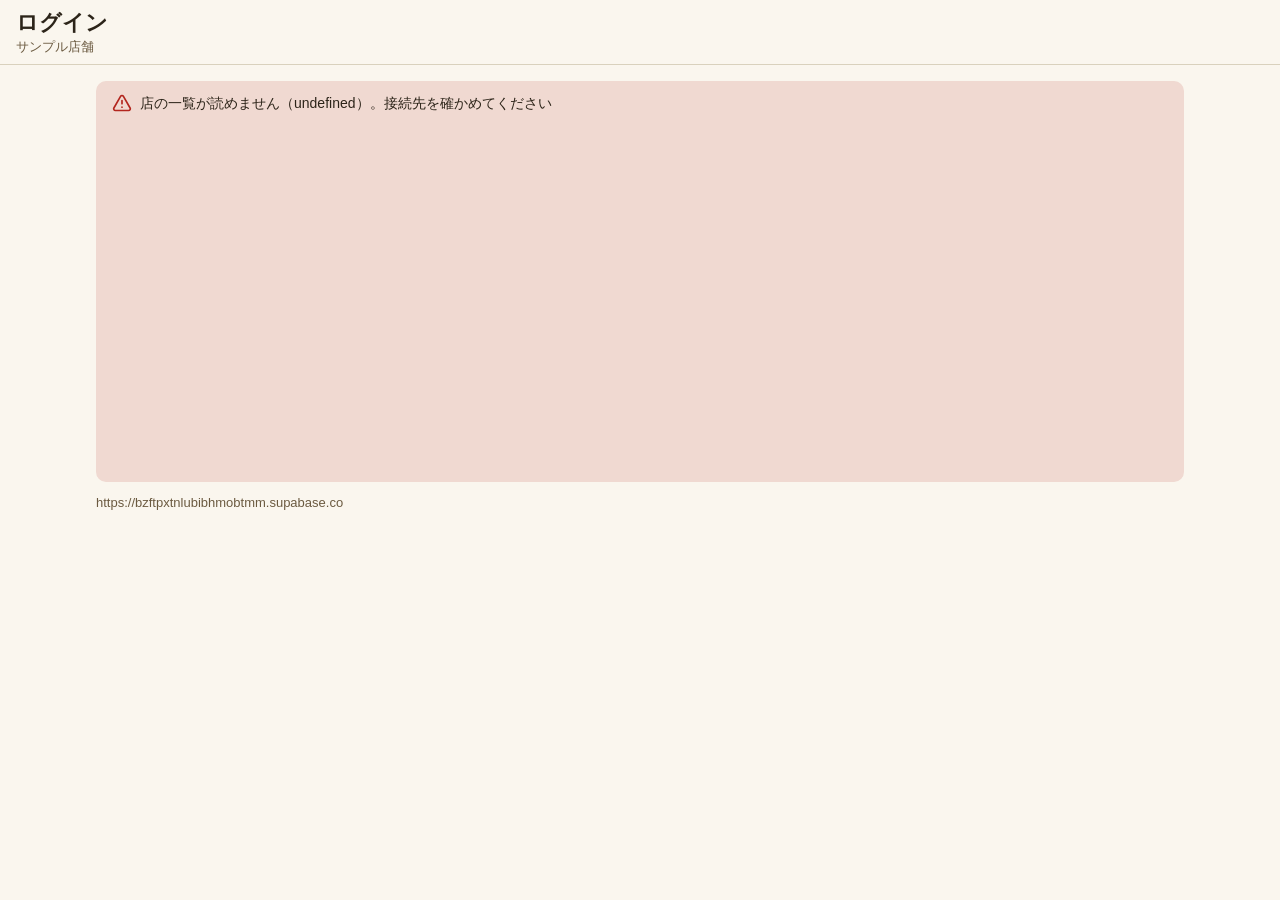
<file: orion-sample.html>
<!doctype html><html lang="ja" data-theme="orion"><head><meta charset="utf-8">
<meta name="viewport" content="width=device-width, initial-scale=1, viewport-fit=cover">
<title>TENPO OS｜サンプル店舗</title>
<style>
/* TENPO OS — generated from tokens.json */
:root, [data-theme="sumi"] {
  --bg: #f7f6f3;
  --surface: #ffffff;
  --surface-2: #eae9e6;
  --ink: #222222;
  --ink-2: #555555;
  --border: #dcd8cf;
  --primary: #0f766e;
  --primary-text: #0f766e;
  --on-primary: #ffffff;
  --primary-soft: #dbe7e3;
  --accent: #b4532a;
  --accent-text: #b4532a;
  --on-accent: #ffffff;
  --accent-soft: #efe2db;
  --focus: #0f766e;
  --ok: #1b7f4d;
  --ok-soft: #d8e5dc;
  --warn: #b45309;
  --warn-soft: #eedfd2;
  --danger: #b3261e;
  --danger-soft: #edd9d5;
  --info: #1d4ed8;
  --info-soft: #d8deef;
  --chart-1: #2a78d6;
  --chart-2: #eb6834;
  --chart-3: #1baf7a;
  --chart-4: #eda100;
  --chart-5: #e87ba4;
}
[data-theme="lebois"] {
  --bg: #f4efe5;
  --surface: #fbf8f1;
  --surface-2: #e8e3d9;
  --ink: #2e2418;
  --ink-2: #6b5f4e;
  --border: #dfd6c4;
  --primary: #55663a;
  --primary-text: #55663a;
  --on-primary: #ffffff;
  --primary-soft: #e1dfd0;
  --accent: #c96f5a;
  --accent-text: #ad4f39;
  --on-accent: #111111;
  --accent-soft: #efe0d4;
  --focus: #55663a;
  --ok: #197748;
  --ok-soft: #d5decf;
  --warn: #aa4f09;
  --warn-soft: #ead9c6;
  --danger: #b3261e;
  --danger-soft: #ebd3c9;
  --info: #1d4ed8;
  --info-soft: #d6d8e3;
  --chart-1: #2a78d6;
  --chart-2: #eb6834;
  --chart-3: #1baf7a;
  --chart-4: #eda100;
  --chart-5: #e87ba4;
}
[data-theme="orion"] {
  --bg: #faf6ee;
  --surface: #ffffff;
  --surface-2: #eee9e1;
  --ink: #2c2419;
  --ink-2: #6b5a40;
  --border: #d9d1bd;
  --primary: #2c4f39;
  --primary-text: #2c4f39;
  --on-primary: #ffffff;
  --primary-soft: #e1e2d8;
  --accent: #93332a;
  --accent-text: #93332a;
  --on-accent: #ffffff;
  --accent-soft: #eedfd6;
  --focus: #2c4f39;
  --ok: #1b7f4d;
  --ok-soft: #dbe5d7;
  --warn: #b45309;
  --warn-soft: #f0dfce;
  --danger: #b3261e;
  --danger-soft: #f0d9d1;
  --info: #1d4ed8;
  --info-soft: #dbdeeb;
  --chart-1: #2a78d6;
  --chart-2: #eb6834;
  --chart-3: #1baf7a;
  --chart-4: #eda100;
  --chart-5: #e87ba4;
}
[data-theme="ai"] {
  --bg: #f5f7fa;
  --surface: #ffffff;
  --surface-2: #e8eaee;
  --ink: #1a2433;
  --ink-2: #4f5d70;
  --border: #d5dbe4;
  --primary: #1e3a8a;
  --primary-text: #1e3a8a;
  --on-primary: #ffffff;
  --primary-soft: #dbe0ed;
  --accent: #b45309;
  --accent-text: #b45309;
  --on-accent: #ffffff;
  --accent-soft: #ede3dd;
  --focus: #1e3a8a;
  --ok: #1b7f4d;
  --ok-soft: #d6e6e2;
  --warn: #b45309;
  --warn-soft: #ece0d8;
  --danger: #b3261e;
  --danger-soft: #ecdadb;
  --info: #1d4ed8;
  --info-soft: #d7dff5;
  --chart-1: #2a78d6;
  --chart-2: #eb6834;
  --chart-3: #1baf7a;
  --chart-4: #eda100;
  --chart-5: #e87ba4;
}
[data-theme="umi"] {
  --bg: #f6f3ee;
  --surface: #ffffff;
  --surface-2: #e9e7e3;
  --ink: #1f2a33;
  --ink-2: #5a6673;
  --border: #dcd6cc;
  --primary: #2a6f8f;
  --primary-text: #2a6f8f;
  --on-primary: #ffffff;
  --primary-soft: #dee3e3;
  --accent: #b28446;
  --accent-text: #8d6937;
  --on-accent: #111111;
  --accent-soft: #eee6da;
  --focus: #2a6f8f;
  --ok: #1b7f4d;
  --ok-soft: #d7e3d7;
  --warn: #b45309;
  --warn-soft: #edddce;
  --danger: #b3261e;
  --danger-soft: #edd6d1;
  --info: #1d4ed8;
  --info-soft: #d8dceb;
  --chart-1: #2a78d6;
  --chart-2: #eb6834;
  --chart-3: #1baf7a;
  --chart-4: #eda100;
  --chart-5: #e87ba4;
}
[data-theme="azuki"] {
  --bg: #faf5f3;
  --surface: #ffffff;
  --surface-2: #eee8e7;
  --ink: #3a2026;
  --ink-2: #6e5157;
  --border: #e3d6d6;
  --primary: #7b2d3b;
  --primary-text: #7b2d3b;
  --on-primary: #ffffff;
  --primary-soft: #ebdddd;
  --accent: #5d7a4a;
  --accent-text: #587446;
  --on-accent: #ffffff;
  --accent-soft: #e7e6df;
  --focus: #7b2d3b;
  --ok: #1b7f4d;
  --ok-soft: #dbe4dc;
  --warn: #b45309;
  --warn-soft: #f0ded2;
  --danger: #b3261e;
  --danger-soft: #f0d8d5;
  --info: #1d4ed8;
  --info-soft: #dbdeef;
  --chart-1: #2a78d6;
  --chart-2: #eb6834;
  --chart-3: #1baf7a;
  --chart-4: #eda100;
  --chart-5: #e87ba4;
}
[data-theme="yoru"] {
  --bg: #15211e;
  --surface: #1c2a26;
  --surface-2: #2b3632;
  --ink: #f3efe6;
  --ink-2: #b8c2bc;
  --border: #2e3d38;
  --primary: #74c4a4;
  --primary-text: #74c4a4;
  --on-primary: #111111;
  --primary-soft: #20352e;
  --accent: #dba362;
  --accent-text: #dba362;
  --on-accent: #111111;
  --accent-soft: #2d3126;
  --focus: #74c4a4;
  --ok: #6fcf97;
  --ok-soft: #22392f;
  --warn: #f0b35b;
  --warn-soft: #343527;
  --danger: #f28b82;
  --danger-soft: #34302c;
  --info: #8ab4f8;
  --info-soft: #25363d;
  --chart-1: #3987e5;
  --chart-2: #d95926;
  --chart-3: #199e70;
  --chart-4: #c98500;
  --chart-5: #d55181;
}
:root {
  --font-sans: -apple-system, BlinkMacSystemFont, "Hiragino Sans", "Noto Sans JP", sans-serif;
  --font-num: "Hiragino Sans", "Noto Sans JP", -apple-system, BlinkMacSystemFont, sans-serif;
  --space-1: 4px;
  --space-2: 8px;
  --space-3: 12px;
  --space-4: 16px;
  --space-6: 24px;
  --space-8: 32px;
  --tap: 44px;
  --radius-sm: 6px;
  --radius-md: 10px;
  --radius-lg: 16px;
  --radius-full: 999px;
  --shadow-sheet: 0 -2px 12px rgba(0,0,0,0.12);
  --icon-stroke: 2px;
  --icon-size: 24px;
}
.title { font-family: var(--font-sans); font-size: 22px; line-height: 30px; font-weight: 700; }
.heading { font-family: var(--font-sans); font-size: 17px; line-height: 24px; font-weight: 700; }
.body { font-family: var(--font-sans); font-size: 16px; line-height: 26px; font-weight: 400; }
.small { font-family: var(--font-sans); font-size: 13px; line-height: 18px; font-weight: 400; }
.label { font-family: var(--font-sans); font-size: 12px; line-height: 16px; font-weight: 600; }
.button { font-family: var(--font-sans); font-size: 16px; line-height: 24px; font-weight: 600; }
.num-xl { font-family: var(--font-num); font-size: 40px; line-height: 44px; font-weight: 700; }
.num-lg { font-family: var(--font-num); font-size: 24px; line-height: 30px; font-weight: 700; }
.num { font-family: var(--font-num); font-size: 16px; line-height: 24px; font-weight: 500; }

/* TENPO OS 画面の骨組み（layout.css）
   tokens.css の後に読む。画面はこの部品だけで組む。独自の px・独自の幅は書かない。
   崩れない3原則：(1) 幅は親から（min-width:0・minmax(0,1fr)） (2) 文字は1行なら省略・複数行なら折り返し (3) 高さは中身で決めない所（行・ボタン・札）は最小値を持つ */

*, *::before, *::after { box-sizing: border-box; min-width: 0; }
html { -webkit-text-size-adjust: 100%; text-size-adjust: 100%; }
body {
  margin: 0; background: var(--bg); color: var(--ink);
  font-family: var(--font-sans); font-size: 16px; line-height: 26px;
  overflow-wrap: anywhere; line-break: strict;
  -webkit-font-smoothing: antialiased;
}
img, svg, video { display: block; max-width: 100%; }
button, input, select, textarea { font: inherit; color: inherit; }
.num, .num-lg, .num-xl, .tabular { font-variant-numeric: tabular-nums; }

/* ---- 画面の外枠：上の帯・中身・下のタブ ---- */
.app { min-height: 100dvh; display: grid; grid-template-rows: auto minmax(0, 1fr) auto; container: app / inline-size; }
.app-head {
  position: sticky; top: 0; z-index: 10; background: var(--bg);
  padding: calc(var(--space-2) + env(safe-area-inset-top)) var(--space-4) var(--space-2);
  display: grid; grid-template-columns: minmax(0, 1fr) auto; align-items: center; gap: var(--space-3);
  min-height: 56px; border-bottom: 1px solid var(--border);
}
.app-head .title { font-size: 22px; line-height: 30px; font-weight: 700; white-space: nowrap; overflow: hidden; text-overflow: ellipsis; }
.app-head .store { font-size: 13px; line-height: 18px; color: var(--ink-2); white-space: nowrap; overflow: hidden; text-overflow: ellipsis; }
.app-body { padding: var(--space-4) var(--space-4) calc(var(--space-8)); max-width: 640px; width: 100%; margin: 0 auto; }
.app-tabs {
  position: sticky; bottom: 0; z-index: 10; background: var(--surface); border-top: 1px solid var(--border);
  padding: var(--space-1) var(--space-2) calc(var(--space-1) + env(safe-area-inset-bottom));
  display: grid; grid-auto-flow: column; grid-auto-columns: minmax(0, 1fr);
}
.tab { display: grid; justify-items: center; gap: 2px; padding: var(--space-1) 0; min-height: var(--tap); color: var(--ink-2); font-size: 11px; line-height: 14px; text-decoration: none; position: relative; }
.tab[aria-current] { color: var(--primary-text); font-weight: 600; }
.tab span { max-width: 100%; white-space: nowrap; overflow: hidden; text-overflow: ellipsis; }
.tab .count { position: absolute; top: 0; left: calc(50% + 6px); }

/* 2列（iPad・PC）：同じ画面を2列にするだけ。画面の幅ではなく .app 自身の幅で決める（コンテナクエリ） */
@container app (min-width: 768px) {
  .app-body { max-width: 1120px; }
  .cols-2 { display: grid; grid-template-columns: repeat(2, minmax(0, 1fr)); gap: var(--space-4); align-items: start; }
}

/* ---- 積む・並べる ---- */
.stack { display: grid; gap: var(--space-3); }
.stack-lg { display: grid; gap: var(--space-6); }
.row { display: flex; align-items: center; gap: var(--space-2); }
.row > .grow { flex: 1 1 0; min-width: 0; }
.tiles { display: grid; grid-template-columns: repeat(2, minmax(0, 1fr)); gap: var(--space-3); }
.tiles-3 { display: grid; grid-template-columns: repeat(3, minmax(0, 1fr)); gap: var(--space-3); }
/* 3つ並びは 430px 以上だけ。狭いときは2列にし、3つ目は横いっぱい（24px の数字が6桁入る幅を守る） */
@container app (max-width: 429px) { .tiles-3 { grid-template-columns: repeat(2, minmax(0, 1fr)); } .tiles-3 > :nth-child(3):last-child { grid-column: span 2; } }

/* ---- 節 ---- */
.section-head { display: grid; grid-template-columns: minmax(0, 1fr) auto; align-items: baseline; gap: var(--space-3); margin: 0 0 var(--space-2); }
.section-head h2 { margin: 0; font-size: 17px; line-height: 24px; font-weight: 700; overflow: hidden; text-overflow: ellipsis; white-space: nowrap; }
.section-head .more { font-size: 13px; line-height: 18px; color: var(--primary-text); white-space: nowrap; }

/* ---- カード ---- */
.card { background: var(--surface); border: 1px solid var(--border); border-radius: var(--radius-md); padding: var(--space-4); }
.card.sunk { background: var(--surface-2); border-color: transparent; }

/* 数字の札（半分の幅に置く）。高さは固定、数字は yen(n,'card') でまとめる */
.stat { display: grid; grid-template-rows: 18px 30px 18px; gap: 2px; min-height: 96px; }
.stat .label { font-size: 13px; line-height: 18px; color: var(--ink-2); white-space: nowrap; overflow: hidden; text-overflow: ellipsis; }
.stat .value { font-family: var(--font-num); font-size: 24px; line-height: 30px; font-weight: 700; white-space: nowrap; overflow: hidden; text-overflow: ellipsis; }
.stat .sub { font-size: 13px; line-height: 18px; color: var(--ink-2); white-space: nowrap; overflow: hidden; text-overflow: ellipsis; }
/* 画面いっぱいの数字。yen(n,'hero') */
.hero { display: grid; gap: var(--space-1); }
.hero .value { font-family: var(--font-num); font-size: 40px; line-height: 44px; font-weight: 700; white-space: nowrap; overflow: hidden; text-overflow: ellipsis; }
@container app (max-width: 359px) { .hero .value { font-size: 32px; line-height: 36px; } }

/* ---- 一覧の行：左アイコン・題と補足・右の値か札 ---- */
.list { display: grid; background: var(--surface); border: 1px solid var(--border); border-radius: var(--radius-md); overflow: hidden; }
.item {
  display: grid; grid-template-columns: 20px minmax(0, 1fr) fit-content(40%); align-items: center; gap: var(--space-3);
  min-height: 56px; padding: var(--space-3) var(--space-4); border-top: 1px solid var(--border); color: inherit; text-decoration: none;
}
.item:first-child { border-top: 0; }
.item .icon { width: 20px; height: 20px; color: var(--ink-2); }
.item .main { display: grid; gap: 2px; }
.item .t { font-size: 16px; line-height: 24px; white-space: nowrap; overflow: hidden; text-overflow: ellipsis; }
.item .t.wrap { white-space: normal; display: -webkit-box; -webkit-line-clamp: 2; -webkit-box-orient: vertical; }
.item .s { font-size: 13px; line-height: 18px; color: var(--ink-2); white-space: nowrap; overflow: hidden; text-overflow: ellipsis; }
.item .right { justify-self: end; max-width: 100%; text-align: right; white-space: nowrap; overflow: hidden; text-overflow: ellipsis; font-variant-numeric: tabular-nums; }
.item.no-icon { grid-template-columns: minmax(0, 1fr) fit-content(40%); }

/* ---- 札（状態） ---- */
.badge { display: inline-block; vertical-align: middle; height: 22px; padding: 0 var(--space-2); border-radius: var(--radius-sm); font-size: 12px; line-height: 22px; font-weight: 600; white-space: nowrap; max-width: 100%; overflow: hidden; text-overflow: ellipsis; }
.badge svg { width: 14px; height: 14px; vertical-align: -3px; margin-right: 2px; }
.badge.ok { background: var(--ok-soft); color: var(--ok); }
.badge.warn { background: var(--warn-soft); color: var(--warn); }
.badge.danger { background: var(--danger-soft); color: var(--danger); }
.badge.info { background: var(--info-soft); color: var(--info); }
.badge.plain { background: var(--surface-2); color: var(--ink-2); }
.count { display: inline-grid; place-items: center; min-width: 18px; height: 18px; padding: 0 5px; border-radius: var(--radius-full); background: var(--danger); color: var(--bg); font-size: 11px; line-height: 1; font-weight: 700; }

/* ---- ボタン ---- */
.btn {
  display: inline-block; text-align: center;
  min-height: var(--tap); padding: 9px var(--space-4); border-radius: var(--radius-md); border: 1px solid var(--border);
  background: var(--surface); color: var(--ink); font-size: 16px; line-height: 24px; font-weight: 600; white-space: nowrap; max-width: 100%; overflow: hidden; text-overflow: ellipsis; cursor: pointer;
}
.btn svg { width: 20px; height: 20px; vertical-align: -5px; margin-right: var(--space-1); }
.btn.primary { background: var(--primary); border-color: var(--primary); color: var(--on-primary); }
.btn.danger { background: var(--danger); border-color: var(--danger); color: var(--bg); }
.btn.quiet { border-color: transparent; background: transparent; color: var(--primary-text); }
.btn.block { width: 100%; }
.btn.sq { padding-left: 0; padding-right: 0; min-width: var(--tap); }   /* 記号1つのボタン（− ＋ ×） */
.btn:focus-visible, .tab:focus-visible, .item:focus-visible, .field :focus-visible { outline: 2px solid var(--focus); outline-offset: 2px; }
/* ボタンは横に2つまで。3つ以上は自動で縦に積む */
.actions { display: grid; grid-template-columns: repeat(auto-fit, minmax(0, 1fr)); gap: var(--space-2); }
.actions.stack, .actions:has(> :nth-child(3)) { grid-template-columns: minmax(0, 1fr); }

/* ---- 入力：ラベルは上、1列だけ ---- */
.field { display: grid; gap: var(--space-1); }
.field label { font-size: 13px; line-height: 18px; color: var(--ink-2); }
.field input, .field select, .field textarea {
  width: 100%; min-height: var(--tap); padding: 0 var(--space-3); border: 1px solid var(--border); border-radius: var(--radius-sm); background: var(--surface); font-size: 16px;
}
.field textarea { min-height: 88px; padding: var(--space-2) var(--space-3); line-height: 24px; resize: vertical; }
.field .help { font-size: 13px; line-height: 18px; color: var(--ink-2); }
.field .err { font-size: 13px; line-height: 18px; color: var(--danger); }
.field.money input { font-family: var(--font-num); text-align: right; font-variant-numeric: tabular-nums; }

/* ---- 表：横にはみ出す分は表だけが横に動く。最初の列を固定、数字は右寄せ ---- */
.table-wrap { overflow-x: auto; -webkit-overflow-scrolling: touch; border: 1px solid var(--border); border-radius: var(--radius-md); background: var(--surface); }
table.t { border-collapse: collapse; width: 100%; }
table.t.wide { min-width: 480px; }   /* 列が5つ以上の表に。箱の中だけ横に動く */
table.t th, table.t td { padding: var(--space-2) var(--space-3); border-top: 1px solid var(--border); text-align: left; white-space: nowrap; font-size: 14px; line-height: 20px; }
table.t th { background: var(--surface-2); color: var(--ink-2); font-weight: 600; border-top: 0; }
table.t th:first-child, table.t td:first-child { position: sticky; left: 0; background: var(--surface); max-width: 160px; overflow: hidden; text-overflow: ellipsis; }
table.t th:first-child { background: var(--surface-2); }
table.t .n { text-align: right; font-variant-numeric: tabular-nums; font-family: var(--font-num); }

/* ---- 空・読み込み・エラー ---- */
.empty { padding: var(--space-6) var(--space-4); text-align: center; color: var(--ink-2); font-size: 14px; line-height: 20px; }
.skeleton { background: var(--surface-2); border-radius: var(--radius-sm); min-height: 20px; }
.banner { display: grid; grid-template-columns: 20px minmax(0, 1fr); gap: var(--space-2); align-items: start; padding: var(--space-3) var(--space-4); border-radius: var(--radius-md); font-size: 14px; line-height: 20px; }
.banner.danger { background: var(--danger-soft); color: var(--ink); } .banner.danger svg { color: var(--danger); }
.banner.warn { background: var(--warn-soft); } .banner.warn svg { color: var(--warn); }
.banner.info { background: var(--info-soft); } .banner.info svg { color: var(--info); }

/* ---- 画面下から出るシート ---- */
.sheet-bg { position: fixed; inset: 0; z-index: 30; background: rgba(0,0,0,.4); display: grid; align-items: end; }
.sheet {
  background: var(--surface); border-radius: var(--radius-lg) var(--radius-lg) 0 0; box-shadow: var(--shadow-sheet);
  max-height: 85dvh; display: grid; grid-template-rows: auto minmax(0, 1fr) auto; width: 100%; max-width: 640px; margin: 0 auto;
}
.sheet .head { padding: var(--space-4) var(--space-4) var(--space-2); font-size: 17px; line-height: 24px; font-weight: 700; }
.sheet .body { overflow: auto; padding: 0 var(--space-4) var(--space-4); }
.sheet .foot { padding: var(--space-3) var(--space-4) calc(var(--space-4) + env(safe-area-inset-bottom)); border-top: 1px solid var(--border); }

/* ---- 文字の決まり ---- */
.ellipsis { white-space: nowrap; overflow: hidden; text-overflow: ellipsis; }
.clamp-2 { display: -webkit-box; -webkit-line-clamp: 2; -webkit-box-orient: vertical; overflow: hidden; }
.clamp-3 { display: -webkit-box; -webkit-line-clamp: 3; -webkit-box-orient: vertical; overflow: hidden; }
.muted { color: var(--ink-2); }
.small { font-size: 13px; line-height: 18px; }

/* ---- 密な表のための追加 ---- */
table.t.dense th, table.t.dense td { padding: var(--space-1) var(--space-2); font-size: 13px; line-height: 18px; }
table.t td.cell { text-align: center; min-width: 64px; }
table.t td.cell.short { background: var(--warn-soft); color: var(--warn); font-weight: 600; }
table.t td.cell.off { color: var(--ink-2); }
table.t tr.total td { font-weight: 700; border-top: 2px solid var(--border); }
table.t td.neg, table.t th.neg { color: var(--danger); }
/* 横に並ぶ選択肢（曜日・絞り込み）。箱だけ横に動く */
.chips { display: flex; gap: var(--space-2); overflow-x: auto; padding-bottom: 2px; -webkit-overflow-scrolling: touch; scrollbar-width: none; }
.chips::-webkit-scrollbar { display: none; }
.chip { flex: none; display: inline-grid; place-items: center; min-height: 36px; padding: 0 var(--space-3); border-radius: var(--radius-full); border: 1px solid var(--border); background: var(--surface); font-size: 14px; line-height: 20px; white-space: nowrap; color: inherit; text-decoration: none; }
/* 入力として押す選択肢（曜日・はい／いいえ・十分／少／無）は 44px。絞り込みの chip は 36px のまま */
.chip.tap { min-height: var(--tap); }
.chip[aria-current] { background: var(--primary); border-color: var(--primary); color: var(--on-primary); font-weight: 600; }
/* 棒（表の中の簡単な比較）。色は chart-1、文字は ink */
.bar { display: grid; grid-template-columns: minmax(0, 1fr) auto; gap: var(--space-2); align-items: center; }
.bar i { display: block; height: 8px; border-radius: 4px; background: var(--chart-1); }
/* 横に2つ並ぶ小さな値（ラベル：値） */
.kv { display: grid; grid-template-columns: minmax(0, 1fr) auto; gap: var(--space-2); font-size: 14px; line-height: 20px; min-height: 28px; align-items: center; }
.kv .k { color: var(--ink-2); white-space: nowrap; overflow: hidden; text-overflow: ellipsis; }
.kv .v { font-variant-numeric: tabular-nums; white-space: nowrap; }
.kv.total { font-weight: 700; border-top: 1px solid var(--border); padding-top: var(--space-1); }

</style>
<style>
  /* この画面だけの追加は「部品」ではなく置き方だけ（幅・色・px は書かない） */
  .pad { display: grid; grid-template-columns: repeat(3, minmax(0, 1fr)); gap: var(--space-2); }
  .pad .btn { font-size: 22px; }
  .dots { display: flex; gap: var(--space-3); justify-content: center; min-height: 24px; }
  .dots i { width: 14px; height: 14px; border-radius: var(--radius-full); border: 1px solid var(--border); background: var(--surface); }
  .dots i.on { background: var(--primary); border-color: var(--primary); }
  .step { display: grid; grid-template-columns: var(--tap) minmax(0, 1fr) var(--tap); gap: var(--space-2); align-items: center; }
  .step input { text-align: right; }
  .q-no { font-size: 13px; line-height: 18px; color: var(--ink-2); }
  .q-t { font-size: 20px; line-height: 28px; font-weight: 700; }
  .pre { white-space: pre-wrap; font-size: 14px; line-height: 22px; max-height: 40dvh; overflow: auto; background: var(--surface-2); padding: var(--space-3); border-radius: var(--radius-sm); }
  .hide { display: none !important; }
  .toast { position: fixed; left: 50%; bottom: calc(80px + env(safe-area-inset-bottom)); transform: translateX(-50%); z-index: 40; max-width: calc(100% - 32px); padding: var(--space-2) var(--space-4); border-radius: var(--radius-full); background: var(--ink); color: var(--bg); font-size: 14px; line-height: 20px; white-space: nowrap; overflow: hidden; text-overflow: ellipsis; }
</style></head>
<body>
<div class="app" id="app"></div>
<script type="module">
// TENPO OS 金額・数の表記（画面側の共通の関数）。README の「金額の表記」の決まりをそのまま実装。
// 使い方： yen(86400) → "86,400円" ／ yen(86400, 'card') → "8.6万円" ／ yen(1234567, 'axis') → "123万"
// 置き場所（place）ごとに「このまま出せる最大の桁」を決め、超えたら万・億でまとめる。
// 正確さが要る場面（exact）は決してまとめない。

const LIMIT = {
  exact: Infinity, // 会計・締め・支払・経費・給与：必ず全桁
  hero: 8,         // 画面いっぱいの大きい数字（num-xl）：12,345,678円 まで
  row: 7,          // 一覧の行の右端（num）：1,234,567円 まで
  card: 6,         // 半分の幅のカード（num-lg）：999,999円 まで
  tile3: 5,        // 3つ並びの札（num-lg）：99,999円 まで。超えたら 24万円
  axis: 0,         // グラフの軸：常に万でまとめる（単位は軸の題に）
};

function group(n) {
  return String(n).replace(/\B(?=(\d{3})+(?!\d))/g, ',');
}

// 万・億でまとめる。1万〜9.9万は小数1桁、10万以上は整数の万、1億以上は小数1桁の億。
function compact(n) {
  const neg = n < 0; const a = Math.abs(n);
  let s;
  if (a < 10000) s = group(a);
  else if (a < 100000) s = trim1((a / 10000)) + '万';
  else if (a < 100000000) s = group(Math.round(a / 10000)) + '万';
  else s = trim1(a / 100000000) + '億';
  return (neg ? '-' : '') + s;
}
function trim1(x) { const s = (Math.floor(x * 10) / 10).toFixed(1); return s.endsWith('.0') ? s.slice(0, -2) : s; }

// 金額。unit=false で「円」を外す（列の見出しに円があるとき）。
function yen(n, place = 'exact', unit = true) {
  if (n === null || n === undefined || Number.isNaN(n)) return '—';
  const limit = LIMIT[place] ?? Infinity;
  const digits = String(Math.abs(Math.trunc(n))).length;
  const neg = n < 0;
  let s;
  if (digits <= limit) s = (neg ? '-' : '') + group(Math.abs(Math.trunc(n)));
  else s = compact(Math.trunc(n));
  if (place === 'axis') return s; // 軸は単位なし（題に「万円」と書く）
  return unit ? s + '円' : s;
}

// まとめたかどうか（まとめたときは押すと正確な数字を出す）
function isCompact(n, place = 'exact') {
  if (n === null || n === undefined) return false;
  const limit = LIMIT[place] ?? Infinity;
  return String(Math.abs(Math.trunc(n))).length > limit;
}

// 個数・食数など金額以外の数。単位は呼び手が付ける（57食）。
function num(n) {
  if (n === null || n === undefined || Number.isNaN(n)) return '—';
  return (n < 0 ? '-' : '') + group(Math.abs(n));
}

// 割合。小数1桁、100% 以上は整数。
function pct(x) {
  if (x === null || x === undefined || Number.isNaN(x)) return '—';
  const v = x * 100;
  return (Math.abs(v) >= 100 ? Math.round(v) : Math.round(v * 10) / 10) + '%';
}

// 印刷物（会計の帳票）ではマイナスを ▲ にする。
function yenPrint(n) {
  if (n === null || n === undefined) return '—';
  return (n < 0 ? '▲' : '') + group(Math.abs(Math.trunc(n))) + '円';
}




/* ===== 接続先（?api=&key=&store= で差し替え可。localStorage に覚える） ===== */
const Q = new URLSearchParams(location.search);
const CFG = {
  api: Q.get('api') || localStorage.getItem('tenpo.api') || 'https://bzftpxtnlubibhmobtmm.supabase.co',
  key: Q.get('key') || localStorage.getItem('tenpo.key') || 'sb_publishable_D-E5nVxOex1DdQktK8C6tQ_gIeGP7Gi',   // 公開してよい鍵（publishable）。秘密ではない
  store: Q.get('store') || localStorage.getItem('tenpo.store') || '7e000000-0000-4000-8000-0000000000c2',
};
for (const k of ['api','key','store']) if (Q.get(k)) localStorage.setItem('tenpo.' + k, Q.get(k));
let TOKEN = sessionStorage.getItem('tenpo.token') || null;
let ME = null, ERR = {}, SETTINGS = [];
const STORE_NAME = () => ME?.store?.name || 'サンプル店舗';

/* ===== 床を呼ぶ ===== */
async function rpc(fn, args = {}, bearer = null) {
  const r = await fetch(`${CFG.api}/rest/v1/rpc/${fn}`, { method: 'POST', headers: { 'Content-Type': 'application/json', apikey: CFG.key, 'Content-Profile': 'api', 'Accept-Profile': 'api', ...(bearer ? { Authorization: `Bearer ${bearer}` } : {}) }, body: JSON.stringify(args) });
  const text = await r.text(); let body = null; try { body = text ? JSON.parse(text) : null; } catch { body = text; }
  if (!r.ok) { const code = body?.message || body?.error || `http_${r.status}`; const e = new Error(code); e.code = code; e.hint = body?.hint || body?.details; throw e; }
  return body;
}
const call = (fn, args = {}) => rpc(fn, { p_token: TOKEN, ...args });
function msg(e) { const m = ERR[e.code]; if (m) return m.ja + (m.hint ? '。' + m.hint : ''); if (e.code === 'login_required') return 'ログインが切れました'; return `うまくいきませんでした（${e.code}）`; }

/* ===== 部品 ===== */
const I = {
  back: '<path d="m15 18-6-6 6-6"/>', box: '<path d="M21 8 12 3 3 8v8l9 5 9-5z"/><path d="m3 8 9 5 9-5M12 13v8"/>', set: '<circle cx="12" cy="12" r="3"/><path d="M19.4 15a1.65 1.65 0 0 0 .33 1.82l.06.06a2 2 0 1 1-2.83 2.83l-.06-.06a1.65 1.65 0 0 0-1.82-.33 1.65 1.65 0 0 0-1 1.51V21a2 2 0 1 1-4 0v-.09A1.65 1.65 0 0 0 9 19.4a1.65 1.65 0 0 0-1.82.33l-.06.06a2 2 0 1 1-2.83-2.83l.06-.06A1.65 1.65 0 0 0 4.6 15a1.65 1.65 0 0 0-1.51-1H3a2 2 0 1 1 0-4h.09A1.65 1.65 0 0 0 4.6 9a1.65 1.65 0 0 0-.33-1.82l-.06-.06a2 2 0 1 1 2.83-2.83l.06.06A1.65 1.65 0 0 0 9 4.6a1.65 1.65 0 0 0 1-1.51V3a2 2 0 1 1 4 0v.09a1.65 1.65 0 0 0 1 1.51 1.65 1.65 0 0 0 1.82-.33l.06-.06a2 2 0 1 1 2.83 2.83l-.06.06A1.65 1.65 0 0 0 19.4 9a1.65 1.65 0 0 0 1.51 1H21a2 2 0 1 1 0 4h-.09a1.65 1.65 0 0 0-1.51 1"/>',
  pot: '<path d="M4 10h16v6a4 4 0 0 1-4 4H8a4 4 0 0 1-4-4z"/><path d="M2 10h20M8 6h8"/>', truck: '<path d="M10 17h4V5H2v12h3"/><path d="M20 17h2v-3.34a4 4 0 0 0-1.17-2.83L19 9h-5v8h1"/><circle cx="7.5" cy="17.5" r="2.5"/><circle cx="17.5" cy="17.5" r="2.5"/>',
  warn: '<path d="m21.73 18-8-14a2 2 0 0 0-3.48 0l-8 14A2 2 0 0 0 4 21h16a2 2 0 0 0 1.73-3"/><path d="M12 9v4m0 4h.01"/>', ok: '<path d="M20 6 9 17l-5-5"/>', me: '<circle cx="12" cy="8" r="4"/><path d="M4 21a8 8 0 0 1 16 0"/>', info: '<circle cx="12" cy="12" r="10"/><path d="M12 16v-4m0-4h.01"/>', out: '<path d="M9 21H5a2 2 0 0 1-2-2V5a2 2 0 0 1 2-2h4"/><path d="m16 17 5-5-5-5M21 12H9"/>',
};
const ic = (k, s = 20, cls = '') => `<svg class="${cls}" viewBox="0 0 24 24" width="${s}" height="${s}" fill="none" stroke="currentColor" stroke-width="2" stroke-linecap="round" stroke-linejoin="round" aria-hidden="true">${I[k]}</svg>`;
const esc = (s) => String(s ?? '').replace(/[&<>"]/g, (c) => ({ '&': '&amp;', '<': '&lt;', '>': '&gt;', '"': '&quot;' }[c]));
const badge = (kind, text) => `<span class="badge ${kind}">${esc(text)}</span>`;
const head = (title, right = '') => `<header class="app-head"><div><div class="title">${esc(title)}</div><div class="store">${esc(STORE_NAME())}</div></div>${right}</header>`;
const TABS = [['settings', 'set', '店のこと'], ['stock', 'box', '在庫'], ['prep', 'pot', '仕込みと発注'], ['me', 'me', 'わたし']];
const tabs = (cur) => `<nav class="app-tabs">${TABS.filter(([k]) => k !== 'settings' && k !== 'prep' || (ME?.rank ?? 0) >= 3).map(([k, i, l]) => `<a class="tab" href="#${k}" ${cur === k ? 'aria-current="page"' : ''}>${ic(i, 22)}<span>${l}</span></a>`).join('')}</nav>`;
const banner = (kind, text) => `<div class="banner ${kind}">${ic(kind === 'danger' ? 'warn' : kind === 'warn' ? 'warn' : 'info')}<div>${esc(text)}</div></div>`;
let toastT; function toast(t) { let el = document.querySelector('.toast'); if (!el) { el = document.createElement('div'); el.className = 'toast'; document.body.append(el); } el.textContent = t; el.classList.remove('hide'); clearTimeout(toastT); toastT = setTimeout(() => el.classList.add('hide'), 2600); }
function stepper(id, val, unit, step = 1) {
  return `<div class="step" data-step="${id}"><button class="btn sq" type="button" data-d="-${step}" aria-label="減らす">−</button><div class="field"><input class="num" inputmode="decimal" value="${esc(val ?? '')}" aria-label="数"></div><button class="btn sq" type="button" data-d="${step}" aria-label="増やす">＋</button></div>${unit ? `<div class="small muted">${esc(unit)}</div>` : ''}`;
}
function wireSteppers(root) {
  root.querySelectorAll('.step [data-d]').forEach((b) => b.addEventListener('click', () => { const inp = b.parentElement.querySelector('input'); const v = Number(String(inp.value).replace(/[^\d.\-]/g, '')) || 0; const d = Number(b.dataset.d); inp.value = String(Math.max(0, Math.round((v + d) * 1000) / 1000)); inp.dispatchEvent(new Event('input')); }));
}
function sheet(title, bodyHtml, footHtml = '') {
  const bg = document.createElement('div'); bg.className = 'sheet-bg';
  bg.innerHTML = `<div class="sheet" role="dialog" aria-label="${esc(title)}"><div class="head">${esc(title)}</div><div class="body">${bodyHtml}</div><div class="foot">${footHtml || '<button class="btn block" data-close>閉じる</button>'}</div></div>`;
  bg.addEventListener('click', (e) => { if (e.target === bg || e.target.closest('[data-close]')) bg.remove(); });
  document.body.append(bg); return bg;
}
const tomorrow = () => { const d = new Date(Date.now() + 9 * 3600e3); d.setUTCDate(d.getUTCDate() + 1); return d.toISOString().slice(0, 10); };
const fmtD = (s) => s ? `${Number(s.slice(5, 7))}/${Number(s.slice(8, 10))}（${'日月火水木金土'[new Date(s + 'T00:00:00').getDay()]}）` : '—';

/* ===== 画面：ログイン ===== */
async function screenLogin(root, note = '') {
  let names = [];
  try { names = await rpc('login_names', { p_store: CFG.store }); } catch (e) { root.innerHTML = `${head('ログイン')}<main class="app-body stack">${banner('danger', `店の一覧が読めません（${e.code}）。接続先を確かめてください`)}<div class="small muted">${esc(CFG.api)}</div></main>`; return; }
  let person = null, pin = '', mode = 'pin';
  const draw = () => {
    root.innerHTML = `${head('ログイン')}<main class="app-body stack-lg">
      ${note ? banner('info', note) : ''}
      <div class="chips"><a class="chip tap" href="#" data-mode="pin" ${mode === 'pin' ? 'aria-current="true"' : ''}>4桁番号（スタッフ）</a><a class="chip tap" href="#" data-mode="account" ${mode === 'account' ? 'aria-current="true"' : ''}>アカウント（店長・オーナー）</a></div>
      ${mode === 'pin' ? `
      <section><div class="section-head"><h2>名前</h2></div><div class="chips">${names.map((n) => `<a class="chip tap" href="#" data-p="${n.person_id}" ${person === n.person_id ? 'aria-current="true"' : ''}>${esc(n.display_name)}</a>`).join('') || '<div class="empty">この店にはまだ人がいません</div>'}</div></section>
      <section class="stack"><div class="section-head"><h2>4桁番号</h2></div><div class="dots">${[0, 1, 2, 3].map((i) => `<i class="${pin.length > i ? 'on' : ''}"></i>`).join('')}</div>
        <div class="pad">${['1', '2', '3', '4', '5', '6', '7', '8', '9', '消す', '0', '戻す'].map((k) => `<button class="btn" type="button" data-k="${k}">${k}</button>`).join('')}</div>
        <div class="small muted">4桁番号では「スタッフ」の操作まで（在庫チェック）。店のことや発注はアカウントで入ってください</div></section>`
      : `<section class="stack"><div class="field"><label for="em">メール</label><input id="em" type="email" autocomplete="username" inputmode="email"></div><div class="field"><label for="pw">パスワード</label><input id="pw" type="password" autocomplete="current-password"></div>
        <div class="actions"><button class="btn primary" id="go">ログイン</button></div>
        <div class="small muted">tenpo-tokyo のアカウント（メール＋パスワード）で本人を確かめ、この店の札を受け取ります。アカウントと「人」の結び付けはオーナーが先に行います</div></section>`}
      <div id="err"></div></main>`;
    root.querySelectorAll('[data-mode]').forEach((a) => a.addEventListener('click', (e) => { e.preventDefault(); mode = a.dataset.mode; draw(); }));
    root.querySelectorAll('[data-p]').forEach((a) => a.addEventListener('click', (e) => { e.preventDefault(); person = a.dataset.p; pin = ''; draw(); }));
    root.querySelectorAll('[data-k]').forEach((b) => b.addEventListener('click', async () => {
      const k = b.dataset.k; if (k === '消す') pin = ''; else if (k === '戻す') pin = pin.slice(0, -1); else if (pin.length < 4) pin += k;
      if (pin.length === 4 && person) { try { const tok = await rpc('pin_login', { p_store: CFG.store, p_person: person, p_pin: pin }); if (!tok) { pin = ''; draw(); root.querySelector('#err').innerHTML = banner('danger', '番号が違います'); return; } return afterLogin(tok); } catch (e) { pin = ''; draw(); root.querySelector('#err').innerHTML = banner('danger', msg(e)); return; } }
      draw();
    }));
    root.querySelector('#go')?.addEventListener('click', async () => {
      const em = root.querySelector('#em').value.trim(), pw = root.querySelector('#pw').value; if (!em || !pw) return;
      try {
        const r = await fetch(`${CFG.api}/auth/v1/token?grant_type=password`, { method: 'POST', headers: { 'Content-Type': 'application/json', apikey: CFG.key }, body: JSON.stringify({ email: em, password: pw }) });
        const j = await r.json(); if (!r.ok) throw Object.assign(new Error(j.error_description || j.msg || 'auth'), { code: j.error_code || j.error || 'auth_failed' });
        const tok = await rpc('account_login', { p_store: CFG.store, p_ua: navigator.userAgent.slice(0, 120) }, j.access_token);
        return afterLogin(tok);
      } catch (e) { root.querySelector('#err').innerHTML = banner('danger', e.code === 'forbidden' ? 'このアカウントはまだ「人」と結び付いていません。オーナーに頼んでください' : e.code === 'invalid_credentials' || e.code === 'invalid_grant' ? 'メールかパスワードが違います' : msg(e)); }
    });
  };
  draw();
}
async function afterLogin(tok) { TOKEN = tok; sessionStorage.setItem('tenpo.token', tok); await boot(); }
async function boot() {
  const root = document.getElementById('app');
  if (!TOKEN) return screenLogin(root);
  try { ME = await call('my_abilities'); ERR = await call('error_messages'); } catch (e) { TOKEN = null; sessionStorage.removeItem('tenpo.token'); return screenLogin(root, 'ログインが切れました。もう一度'); }
  route();
}
function route() {
  const root = document.getElementById('app'); if (!TOKEN) return screenLogin(root); let h = (location.hash || '#stock').slice(1);
  if ((h === 'settings' || h === 'prep') && (ME?.rank ?? 0) < 3) h = 'stock';
  ({ settings: screenSettings, stock: screenStock, prep: screenPrep, me: screenMe }[h] || screenStock)(root).catch((e) => { root.innerHTML = `${head('エラー')}<main class="app-body">${banner('danger', msg(e))}</main>${tabs(h)}`; });
}
window.addEventListener('hashchange', route);

/* ===== 画面1：店のこと（質問に答える） ===== */
const DOW = ['日', '月', '火', '水', '木', '金', '土'];
const QUESTIONS = [
  { key: 'hours.regular', t: '営業時間と定休日は？', r: (v) => `<div class="stack"><div class="actions"><div class="field"><label>開店</label><input id="q-open" type="time" value="${esc(v.open || '11:00')}"></div><div class="field"><label>閉店</label><input id="q-close" type="time" value="${esc(v.close || '14:00')}"></div></div><div class="field"><label>定休日（押した曜日が休み）</label><div class="chips">${DOW.map((d, i) => `<a class="chip tap" href="#" data-dow="${i}" ${(v.closed_dow || []).includes(i) ? 'aria-current="true"' : ''}>${d}</a>`).join('')}</div></div></div>`,
    c: (el) => ({ open: el.querySelector('#q-open').value, close: el.querySelector('#q-close').value, closed_dow: [...el.querySelectorAll('[data-dow][aria-current]')].map((a) => Number(a.dataset.dow)) }) },
  { key: 'hours.holiday_closed', t: '祝日は休みますか？', r: (v) => yesno(v === true), c: (el) => el.querySelector('[data-yn][aria-current]')?.dataset.yn === 'y' },
  { key: 'store.seats', t: '席はいくつ？', r: (v) => stepper('seats', v || 0, '席'), c: (el) => Number(el.querySelector('.step input').value) || 0 },
  { key: 'store.kind', t: 'どんな業種ですか？', r: (v) => chips([['food', '飲食'], ['salon', 'サロン'], ['retail', '物販'], ['lodging', '宿'], ['other', 'その他']], v || 'food'), c: (el) => el.querySelector('[data-c][aria-current]')?.dataset.c || 'food' },
  { key: 'store.promise', t: '店の約束（スタッフに毎日見せる一言）', r: (v) => `<div class="field"><textarea id="q-text">${esc(v || '')}</textarea><div class="help">例：古いけれど、清潔。下町だけれど、丁寧。</div></div>`, c: (el) => el.querySelector('#q-text').value.trim() },
  { key: 'inventory.count_days', t: '棚卸し（数を数える）は何日ごと？', r: (v) => stepper('cd', v ?? 14, '日ごと'), c: (el) => Number(el.querySelector('.step input').value) || 14 },
  { key: 'supply.arrive_after_service', t: '納品は営業のあとに届きますか？', r: (v) => yesno(v !== false, 'あと（その日の分は前の在庫で賄う）', '前（その日の分に使える）'), c: (el) => el.querySelector('[data-yn][aria-current]')?.dataset.yn === 'y' },
  { key: 'supply.safety_days', t: '在庫は何日分の余裕を持ちますか？', r: (v) => stepper('sd', v ?? 0, '日分（0＝ぎりぎり）'), c: (el) => Number(el.querySelector('.step input').value) || 0 },
  { key: 'supply.cycle_days', t: '納品曜日の決まっていない仕入先は何日ごとに頼みますか？', r: (v) => stepper('cy', v ?? 7, '日ごと'), c: (el) => Number(el.querySelector('.step input').value) || 7 },
  { key: 'supply.order_signature', t: '発注書の最後に入れる署名は？', r: (v) => `<div class="field"><textarea id="q-text">${esc(v || '')}</textarea><div class="help">店名・担当・電話など。空でもかまいません</div></div>`, c: (el) => el.querySelector('#q-text').value.trim() },
];
const yesno = (yes, ly = 'はい', ln = 'いいえ') => `<div class="actions"><a class="chip tap" href="#" data-yn="y" ${yes ? 'aria-current="true"' : ''}>${esc(ly)}</a><a class="chip tap" href="#" data-yn="n" ${!yes ? 'aria-current="true"' : ''}>${esc(ln)}</a></div>`;
const chips = (opts, cur) => `<div class="chips">${opts.map(([k, l]) => `<a class="chip tap" href="#" data-c="${k}" ${cur === k ? 'aria-current="true"' : ''}>${esc(l)}</a>`).join('')}</div>`;
function wireChips(el) {
  el.querySelectorAll('[data-dow]').forEach((a) => a.addEventListener('click', (e) => { e.preventDefault(); a.toggleAttribute('aria-current'); }));
  el.querySelectorAll('[data-yn],[data-c]').forEach((a) => a.addEventListener('click', (e) => { e.preventDefault(); const attr = a.dataset.yn !== undefined ? 'data-yn' : 'data-c'; el.querySelectorAll(`[${attr}]`).forEach((x) => x.removeAttribute('aria-current')); a.setAttribute('aria-current', 'true'); }));
}
async function screenSettings(root) {
  SETTINGS = await call('settings');
  const byKey = Object.fromEntries(SETTINGS.map((s) => [s.key, s]));
  const total = QUESTIONS.length + 2; let i = Number(sessionStorage.getItem('tenpo.q') || 0);
  const draw = async () => {
    sessionStorage.setItem('tenpo.q', i);
    let body = '';
    if (i < QUESTIONS.length) {
      const q = QUESTIONS[i], s = byKey[q.key] || {}; const can = s.can_edit !== false && s.key;
      body = `<div class="card stack"><div class="q-no">${i + 1} / ${total}</div><div class="q-t">${esc(q.t)}</div>${can ? q.r(s.value) : `${q.r(s.value)}${banner('info', 'この項目はオーナーだけが変えられます（見るだけ）')}`}<div class="small muted">${esc(s.label || '')}</div></div>`;
    } else if (i === QUESTIONS.length) {
      const sups = await call('suppliers');
      body = `<div class="card stack"><div class="q-no">${i + 1} / ${total}</div><div class="q-t">仕入先ごとの納品曜日と締切</div><div class="small muted">発注の提案は「次の納品日に間に合うか」で決まります。曜日が無い仕入先は ${esc(String(byKey['supply.cycle_days']?.value ?? 7))}日ごと</div>
        ${sups.map((s) => `<div class="card sunk stack" data-sup="${esc(s.name)}"><div class="row"><div class="grow ellipsis"><b>${esc(s.name)}</b> <span class="small muted">${esc(s.cat || '')} ・ 品目 ${s.items}</span></div></div>
          <div class="field"><label>納品曜日</label><div class="chips">${DOW.map((d, k) => `<a class="chip tap" href="#" data-dow="${k}" ${supDows(s).includes(k) ? 'aria-current="true"' : ''}>${d}</a>`).join('')}</div></div>
          <div class="actions"><div class="field"><label>締切は何日前</label><input class="num" data-f="cutoff_days" inputmode="numeric" value="${esc(s.cutoff_days ?? '')}" placeholder="1"></div><div class="field"><label>締切の時刻</label><input type="time" data-f="cutoff_time" value="${esc(s.cutoff_time || '')}"></div></div>
          <div class="small muted">今の記録：${esc([s.delivery_days, s.cutoff, s.lead].filter(Boolean).join(' ・ ') || 'なし')}</div></div>`).join('') || '<div class="empty">仕入先がまだありません</div>'}</div>`;
    } else {
      const st = await call('pin_status').catch(() => []);
      body = `<div class="card stack"><div class="q-no">${i + 1} / ${total}</div><div class="q-t">スタッフの4桁番号</div><div class="small muted">番号が無い人はログインできません。店長はスタッフの番号を、オーナーは誰の番号でも決められます</div>
        <div class="list">${st.map((p) => `<a class="item no-icon" href="#" data-pin="${p.person_id}" data-setpin="${p.person_id}" data-name="${esc(p.name)}"><div class="main"><div class="t">${esc(p.name)}</div><div class="s">${esc(roleJa(p.role))}${p.locked ? ' ・ ロック中' : ''} ・ 押して番号を決める</div></div><div class="right">${p.has_pin ? badge('ok', '設定済') : badge('warn', '未設定')}</div></a>`).join('') || '<div class="empty">人がいません</div>'}</div></div>`;
    }
    root.innerHTML = `${head('店のこと')}<main class="app-body stack">${body}<div id="err"></div><div class="actions"><button class="btn" id="prev" ${i === 0 ? 'disabled' : ''}>戻る</button><button class="btn primary" id="next">${i === total - 1 ? '終わる' : '保存して次へ'}</button></div></main>${tabs('settings')}`;
    wireChips(root); wireSteppers(root);
    root.querySelector('#prev').addEventListener('click', () => { i = Math.max(0, i - 1); draw(); });
    root.querySelector('#next').addEventListener('click', async () => {
      try {
        if (i < QUESTIONS.length) { const q = QUESTIONS[i], s = byKey[q.key]; if (s?.can_edit !== false) { const v = q.c(root); await call('setting_set', { p_key: q.key, p_value: v }); s.value = v; } }
        else if (i === QUESTIONS.length) {
          for (const card of root.querySelectorAll('[data-sup]')) {
            const f = { delivery_dows: [...card.querySelectorAll('[data-dow][aria-current]')].map((a) => Number(a.dataset.dow)) };
            const cd = card.querySelector('[data-f="cutoff_days"]').value.trim(); if (cd !== '') f.cutoff_days = Number(cd);
            const ct = card.querySelector('[data-f="cutoff_time"]').value; if (ct) f.cutoff_time = ct;
            await call('supplier_put', { p_name: card.dataset.sup, p_fields: f });
          }
        }
        if (i === total - 1) { toast('店のことを保存しました'); sessionStorage.setItem('tenpo.q', 0); location.hash = '#stock'; return; }
        i += 1; draw();
      } catch (e) { root.querySelector('#err').innerHTML = banner('danger', msg(e)); }
    });
    root.querySelectorAll('[data-setpin]').forEach((b) => b.addEventListener('click', (ev) => { ev.preventDefault();
      const sh = sheet(`${b.dataset.name} の4桁番号`, `<div class="stack"><div class="field"><label for="np">新しい番号（4桁）</label><input id="np" inputmode="numeric" maxlength="4" autocomplete="off"></div>${b.dataset.setpin === ME.person.id ? '<div class="field"><label for="cp">今の番号（決めてある場合）</label><input id="cp" inputmode="numeric" maxlength="4" autocomplete="off"></div>' : ''}<div class="small muted">同じ数字4つと 1234 は使えません。番号は記録に残りません</div><div id="perr"></div></div>`, '<div class="actions"><button class="btn" data-close>やめる</button><button class="btn primary" id="pgo">決める</button></div>');
      sh.querySelector('#pgo').addEventListener('click', async () => { try { await call('pin_set', { p_person: b.dataset.setpin, p_pin: sh.querySelector('#np').value, p_current: sh.querySelector('#cp')?.value || null }); sh.remove(); toast('番号を決めました'); draw(); } catch (e) { sh.querySelector('#perr').innerHTML = banner('danger', msg(e)); } });
    }));
  };
  await draw();
}
const roleJa = (r) => ({ owner: 'オーナー', manager: '店長', staff: 'スタッフ', viewer: '見るだけ' }[r] || r);
function supDows(s) { if (Array.isArray(s.delivery_dows) && s.delivery_dows.length) return s.delivery_dows; const t = s.delivery_days || ''; return DOW.map((d, i) => t.includes(d) ? i : -1).filter((i) => i >= 0); }

/* ===== 画面2：閉店後の在庫チェック ===== */
async function screenStock(root) {
  const items = await call('inv_items');
  const isCount = (it) => (it.owner || '').includes('シェフ') || (it.owner || '').includes('厨房') || ['食材', '食品', '麺', '調味料'].some((k) => (it.cat || '').includes(k));
  const groups = {}; for (const it of items) { const g = isCount(it) ? '食材（数を入れる）' : '備品・資材・飲料（十分／少／無）'; (groups[g] ||= []).push(it); }
  const entries = {};
  root.innerHTML = `${head('閉店後の在庫チェック')}<main class="app-body stack-lg">
    ${banner('info', `${items.length}品目。食材は数、備品は 十分／少／無 で。入れた分だけ保存されます`)}
    ${Object.entries(groups).map(([g, list]) => `<section><div class="section-head"><h2>${esc(g)}</h2><span class="small muted">${list.length}</span></div><div class="list">${list.map((it) => `<div class="item no-icon" data-item="${it.id}"><div class="main"><div class="t">${esc(it.name)}</div><div class="s">${esc(it.supplier || '仕入先なし')} ・ 最低 ${it.min ?? '—'}${esc(it.unit || '')} ・ 前回 ${it.stock ?? '—'}${it.last_count ? ' ・ ' + fmtD(it.last_count) : ''}</div>${isCount(it) ? stepper(it.id, '', it.unit) : `<div class="chips">${['十分', '少', '無'].map((s) => `<a class="chip tap" href="#" data-state="${s}">${s}</a>`).join('')}</div>`}</div><div class="right">${it.low ? badge('warn', '少ない') : ''}</div></div>`).join('')}</div></section>`).join('') || '<div class="empty">品目がありません</div>'}
    <div id="err"></div><div class="actions"><button class="btn primary block" id="save">保存する</button></div></main>${tabs('stock')}`;
  wireSteppers(root);
  root.querySelectorAll('[data-item]').forEach((row) => {
    const id = row.dataset.item;
    row.querySelector('.step input')?.addEventListener('input', (e) => { const v = e.target.value.trim(); if (v === '') delete entries[id]; else entries[id] = { item_id: id, qty: Number(v) }; });
    row.querySelectorAll('[data-state]').forEach((a) => a.addEventListener('click', (e) => { e.preventDefault(); row.querySelectorAll('[data-state]').forEach((x) => x.removeAttribute('aria-current')); a.setAttribute('aria-current', 'true'); entries[id] = { item_id: id, state: a.dataset.state }; }));
  });
  root.querySelector('#save').addEventListener('click', async () => {
    const list = Object.values(entries); if (!list.length) { root.querySelector('#err').innerHTML = banner('warn', '何も入っていません'); return; }
    try { const r = await call('inv_count', { p_entries: list, p_memo: '閉店後チェック' }); toast(`${r.saved}件 保存しました`); if (r.diffs?.length) sheet('計算と違った品目', `<div class="list">${r.diffs.map((d) => `<div class="item no-icon"><div class="main"><div class="t">${esc(d.name)}</div><div class="s">計算では ${d.expected} ・ 数えたら ${d.counted}</div></div></div>`).join('')}</div>`); else if ((ME?.rank ?? 0) >= 3) location.hash = '#prep'; else screenStock(root); }
    catch (e) { root.querySelector('#err').innerHTML = banner('danger', msg(e)); }
  });
}

/* ===== 画面3：明日の仕込みと発注 ===== */
async function screenPrep(root) {
  const products = (await call('products')).filter((p) => p.price > 0 && p.active !== false);
  const saved = JSON.parse(localStorage.getItem('tenpo.forecast') || '{}');
  root.innerHTML = `${head('明日の仕込みと発注')}<main class="app-body stack-lg">
    <section class="stack"><div class="section-head"><h2>明日 ${fmtD(tomorrow())} の見込み</h2><span class="small muted">食数</span></div>
      <div class="list">${products.map((p) => `<div class="item no-icon" data-prod="${p.id}"><div class="main"><div class="t">${esc(p.name)}</div><div class="s">${yen(p.price, 'row')}</div>${stepper(p.id, saved[p.id] ?? (p.togo ? 0 : 10), '食', 5)}</div><div class="right"></div></div>`).join('')}</div>
      <div class="actions"><button class="btn primary" id="calc">要る量を出す</button></div></section>
    <section id="need"></section>
    <section id="prep"></section>
    <section id="order"><div class="section-head"><h2>発注の提案</h2><button class="btn quiet" id="plan">出す</button></div><div id="plan-body" class="stack"></div></section>
    <section id="pos"></section>
    <div id="err"></div></main>${tabs('prep')}`;
  wireSteppers(root);
  const err = (e) => { root.querySelector('#err').innerHTML = banner('danger', msg(e)); };
  root.querySelector('#calc').addEventListener('click', async () => {
    try {
      const fc = {}; root.querySelectorAll('[data-prod]').forEach((r) => { fc[r.dataset.prod] = Number(r.querySelector('.step input').value) || 0; }); localStorage.setItem('tenpo.forecast', JSON.stringify(fc));
      const agg = {}; const inv = Object.fromEntries((await call('inv_items')).map((i) => [i.id, i]));
      for (const [pid, qty] of Object.entries(fc)) { if (!qty) continue; const ex = await call('stock_expand', { p_product: pid, p_qty: qty }); for (const e of ex) { const k = e.item_id || e.material; const it = e.item_id ? inv[e.item_id] : null; const a = (agg[k] ||= { material: e.material, unit: e.unit, qty: 0, need: e.stock_qty == null ? null : 0, item_id: e.item_id, stock: it?.stock ?? null, stock_unit: it?.unit || '' }); a.qty += Number(e.qty) || 0; if (a.need != null) a.need += Number(e.stock_qty) || 0; } }
      const rows = Object.values(agg).sort((a, b) => (a.item_id ? 0 : 1) - (b.item_id ? 0 : 1) || a.material.localeCompare(b.material, 'ja'));
      const total = Object.values(fc).reduce((a, b) => a + b, 0);
      root.querySelector('#need').innerHTML = `<div class="section-head"><h2>明日に要るもの（${total}食）</h2></div><div class="table-wrap"><table class="t"><thead><tr><th>材料</th><th class="n">要る</th><th class="n">在庫</th><th>判定</th></tr></thead><tbody>${rows.map((r) => { const short = r.item_id && r.stock != null && r.need != null && Number(r.stock) < r.need; return `<tr><td>${esc(r.material)}</td><td class="n">${fmtQ(r.qty)} ${esc(r.unit)}${r.need != null && r.stock_unit && r.stock_unit !== r.unit ? `<br><span class="small muted">＝${fmtQ(r.need)} ${esc(r.stock_unit)}</span>` : ''}</td><td class="n">${r.item_id ? (r.stock == null ? '未確認' : fmtQ(r.stock) + ' ' + esc(r.stock_unit)) : '—'}</td><td>${!r.item_id ? badge('plain', '品目なし') : r.need == null ? badge('warn', '単位未設定') : r.stock == null ? badge('warn', '未確認') : short ? badge('danger', '不足') : badge('ok', '足りる')}</td></tr>`; }).join('')}</tbody></table></div><div class="small muted">「品目なし」はレシピの材料名と在庫の品目名が合っていないもの。「単位未設定」はレシピの単位（g）と在庫の単位（kg・袋）の換算が入っていないもの。在庫の数は閉店後チェックの値</div>`;
      // 仕込み：レシピを辿り、途中に出てくる「値段0の商品」（ソース1回など）の量を数える。麺は乾麺の合計から
      const allP = await call('products'); const byName = Object.fromEntries(allP.map((p) => [p.name, p])); const bomCache = {};
      const bomOf = async (pid) => bomCache[pid] || (bomCache[pid] = await call('product_bom', { p_product: pid }));
      const inter = {};
      const walk = async (pid, qty, depth) => { if (depth > 6) return; for (const m of await bomOf(pid)) { const sub = byName[m.material]; if (sub) { if (!(sub.price > 0)) { const a = (inter[sub.name] ||= { qty: 0, unit: m.unit }); a.qty += Number(m.qty) * qty; } await walk(sub.id, Number(m.qty) * qty, depth + 1); } } };
      for (const [pid, qty] of Object.entries(fc)) if (qty) await walk(pid, qty, 0);
      const men = rows.find((r) => /乾麺/.test(r.material));
      const plans = []; if (men) plans.push({ name: '麺を茹でる', qty: Math.round(men.qty / 10) / 100, unit: men.unit === 'g' ? 'kg（乾麺）' : men.unit });
      for (const [name, a] of Object.entries(inter)) if (!/卓上/.test(name)) plans.push({ name: `${name.replace(/1回$/, '')}を仕込む`, qty: Math.ceil(a.qty * 100) / 100, unit: a.unit });
      root.querySelector('#prep').innerHTML = `<div class="section-head"><h2>明日の仕込み</h2></div><div class="list">${plans.map((p, k) => `<div class="item no-icon"><div class="main"><div class="t">${esc(p.name)}</div><div class="s">${fmtQ(p.qty)} ${esc(p.unit)}</div></div><div class="right"></div></div>`).join('') || '<div class="empty">麺・ソースの材料が見つかりません</div>'}</div>${plans.length ? '<div class="actions"><button class="btn" id="prep-save">明日の予定に入れる</button></div>' : ''}<div id="prep-list"></div>`;
      root.querySelector('#prep-save')?.addEventListener('click', async () => { try { for (const p of plans) await call('prep_plan_put', { p_ymd: tomorrow(), p_name: p.name, p_qty: p.qty, p_unit: p.unit }); toast('仕込みの予定を入れました'); showPrepList(); } catch (e) { err(e); } });
      showPrepList();
    } catch (e) { err(e); }
  });
  async function showPrepList() { const l = await call('prep_list', { p_ymd: tomorrow() }); const el = root.querySelector('#prep-list'); if (el) el.innerHTML = l.length ? `<div class="small muted" style="margin-top:8px">入っている予定：${l.map((p) => `${esc(p.name)} ${fmtQ(p.qty)}${esc(p.unit || '')}（${esc(p.status)}）`).join(' ・ ')}</div>` : ''; }
  root.querySelector('#plan').addEventListener('click', loadPlan);
  async function loadPlan() {
    const body = root.querySelector('#plan-body'); body.innerHTML = '<div class="skeleton"></div>';
    try {
      const plan = await call('order_plan', { p_all: true, p_detail: true });
      const groups = plan.groups || [];
      body.innerHTML = groups.map((g, gi) => `<div class="card stack" data-g="${gi}"><div class="row"><div class="grow"><b>${esc(g.supplier || '仕入先なし')}</b><div class="small muted">納品 ${fmtD(g.deliver_on)}${g.cutoff_at ? ` ・ 締切 ${g.cutoff_today ? '今日' : fmtD(g.cutoff_at.slice(0, 10))}${g.hours_left != null ? `（あと${Math.max(0, Math.round(g.hours_left))}時間）` : ''}` : ' ・ 締切なし'}${g.supplier_known ? '' : ' ・ 仕入先の登録なし'}</div></div>${g.cutoff_today ? badge('warn', '締切今日') : ''}</div>
        <div class="list">${(g.lines || []).map((l) => `<div class="item no-icon" data-line="${l.item_id}"><div class="main"><div class="t">${esc(l.name)}</div><div class="s">${esc(l.why || '')}</div>${Number(l.suggested_qty) > 0 ? stepper(l.item_id, l.suggested_qty, l.unit) : `<div class="small muted">今は足りています（在庫 ${fmtQ(l.stock)}${esc(l.unit || '')}）</div>`}</div><div class="right">${(l.flags || []).includes('old_count') ? badge('warn', '数え古い') : ''}</div></div>`).join('') || '<div class="empty">提案なし</div>'}</div>
        ${(Array.isArray(g.skipped) ? g.skipped.length : g.skipped) ? `<div class="small muted">出せなかった品目 ${Array.isArray(g.skipped) ? g.skipped.map((x) => x.name).join('・') : g.skipped + '件'}（納品日・数・最低在庫のどれかが無い）</div>` : ''}
        ${(g.lines || []).some((l) => Number(l.suggested_qty) > 0) ? `<div class="actions"><button class="btn primary" data-po="${gi}">発注書を作る</button></div>` : ''}</div>`).join('') || '<div class="empty">提案できる品目がありません。在庫チェックと仕入先の納品曜日を入れてください</div>';
      wireSteppers(body);
      body.querySelectorAll('[data-po]').forEach((b) => b.addEventListener('click', async () => {
        const g = groups[Number(b.dataset.po)]; const card = b.closest('[data-g]');
        const lines = [...card.querySelectorAll('[data-line]')].map((r) => ({ item_id: r.dataset.line, qty: Number(r.querySelector('.step input')?.value || 0) })).filter((l) => l.qty > 0);
        if (!lines.length) return;
        try { const id = await call('po_create', { p_supplier: g.supplier, p_lines: lines, p_client_id: crypto.randomUUID() }); await showPo(id); loadPos(); loadPlan(); } catch (e) { err(e); }
      }));
      loadPos();
    } catch (e) { body.innerHTML = ''; err(e); }
  }
  async function showPo(id) {
    const d = await call('po_doc', { p_po: id }); const po = await call('po_get', { p_po: id });
    const sh = sheet(`発注書 ${esc(po.label || '')}`, `<div class="stack"><div class="kv"><span class="k">宛先</span><span class="v">${esc(d.to || '（メール未登録）')}</span></div><div class="kv"><span class="k">件名</span><span class="v ellipsis">${esc(d.subject)}</span></div><div class="pre">${esc(d.body)}</div><div class="small muted">CSV：${esc(d.filename)}（${(d.csv || '').split('\n').length - 1}行）</div><div id="poerr"></div></div>`,
      `<div class="actions"><button class="btn" id="copy">本文をコピー</button><button class="btn primary" id="sent">送ったことにする</button></div>`);
    sh.querySelector('#copy').addEventListener('click', async () => { try { await navigator.clipboard.writeText(`${d.subject}\n\n${d.body}`); toast('コピーしました'); } catch { toast('コピーできませんでした'); } });
    sh.querySelector('#sent').addEventListener('click', async () => { try { await call('po_mark_ordered', { p_po: id, p_via: 'mail' }); sh.remove(); toast('発注済みにしました'); loadPos(); } catch (e) { sh.querySelector('#poerr').innerHTML = banner('danger', msg(e)); } });
  }
  async function loadPos() {
    const list = await call('pos', { p_open_only: true });
    root.querySelector('#pos').innerHTML = `<div class="section-head"><h2>発注書</h2><span class="small muted">${list.length}</span></div><div class="list">${list.map((p) => `<a class="item" href="#" data-open="${p.id}">${ic('truck', 20, 'icon')}<div class="main"><div class="t">${esc(p.label)} ${esc(p.supplier)}</div><div class="s">納品 ${fmtD(p.deliver_on)} ・ ${Array.isArray(p.lines) ? p.lines.length : ''}品目 ・ ${esc(p.by || '')}</div></div><div class="right">${badge(p.status === 'draft' ? 'info' : p.status === 'ordered' ? 'ok' : 'plain', { draft: '下書き', ordered: '発注済', partial: '一部納品', received: '納品済' }[p.status] || p.status)}</div></a>`).join('') || '<div class="empty">まだありません</div>'}</div>`;
    root.querySelectorAll('[data-open]').forEach((a) => a.addEventListener('click', (e) => { e.preventDefault(); showPo(a.dataset.open).catch(err); }));
  }
  loadPos().catch(() => {});
}
const fmtQ = (q) => q == null ? '—' : num(Math.round(Number(q) * 100) / 100);

/* ===== 画面4：わたし ===== */
async function screenMe(root) {
  root.innerHTML = `${head('わたし')}<main class="app-body stack-lg">
    <div class="card stack"><div class="kv"><span class="k">名前</span><span class="v">${esc(ME.person.name)}</span></div><div class="kv"><span class="k">役割</span><span class="v">${esc(roleJa(ME.role))}</span></div><div class="kv"><span class="k">店</span><span class="v">${esc(ME.store.name)}</span></div></div>
    ${banner('info', 'これはサンプル店舗です。本物のオリオンの売上・勤怠には何も書きません。物の台帳（品目・レシピ・仕入先）は 11/9 時点の写しです')}
    <div class="actions"><button class="btn" id="theme">暗い画面 ⇄ 明るい画面</button><button class="btn" id="logout">${ic('out')}ログアウト</button></div>
    <div class="small muted">接続先：${esc(CFG.api)}</div></main>${tabs('me')}`;
  root.querySelector('#logout').addEventListener('click', () => { TOKEN = null; ME = null; sessionStorage.removeItem('tenpo.token'); history.replaceState(null, '', location.pathname + location.search); boot(); });
  root.querySelector('#theme').addEventListener('click', () => { const h = document.documentElement; const cur = h.dataset.theme; h.dataset.theme = cur === 'yoru' ? (localStorage.getItem('tenpo.theme0') || 'orion') : (localStorage.setItem('tenpo.theme0', cur), 'yoru'); localStorage.setItem('tenpo.theme', h.dataset.theme); });
}
if (localStorage.getItem('tenpo.theme')) document.documentElement.dataset.theme = localStorage.getItem('tenpo.theme');
boot();
</script>
</body></html>
</file>
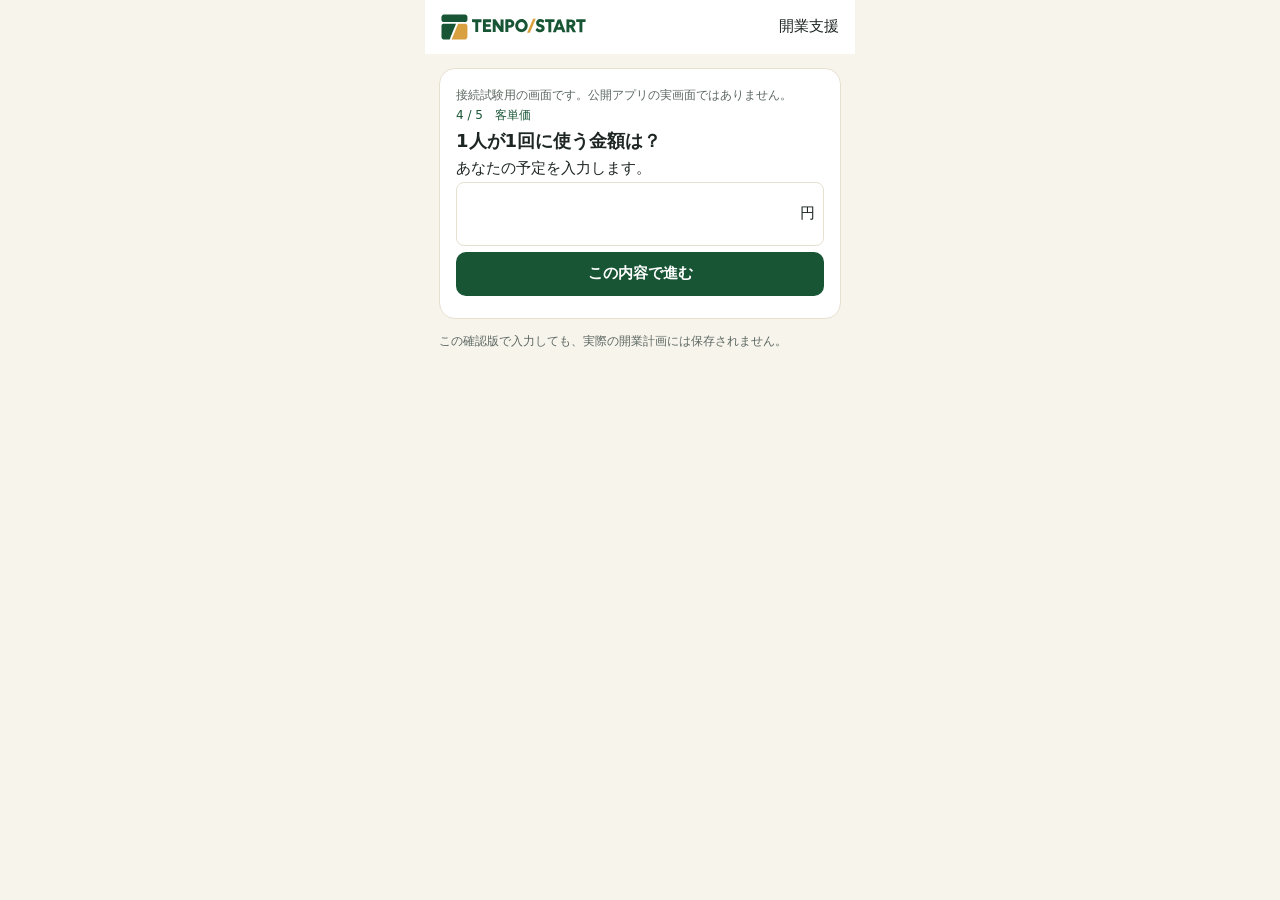
<file: tenpo-start/lp/app-preview.html>
<!doctype html><html lang="ja"><head><meta charset="utf-8"><meta name="viewport" content="width=device-width,initial-scale=1"><meta name="robots" content="noindex,nofollow"><title>TENPO/START 受取処理検証</title><style>body{margin:0;background:#f7f4ec;font:15px/1.7 system-ui,sans-serif;color:#1d2622}.phone{max-width:430px;margin:auto}.top{background:#fff;padding:14px 16px;display:flex;justify-content:space-between;align-items:center}.top img{width:145px}.wrap{padding:14px 14px 90px}.card{background:#fff;border:1px solid #e6e0d0;border-radius:16px;padding:16px;margin-bottom:12px}h1,h2,p{margin:0}h2{font-size:18px}button,input{font:inherit}button{cursor:pointer}.btn,.lk{display:block;min-height:44px;border:0;border-radius:10px;background:#185534;color:#fff;padding:9px 12px;margin:6px 0;width:100%;font-weight:700}.ghost{background:#fff;color:#185534;border:1px solid #e6e0d0}.lk{background:transparent;color:#185534}.ivn{display:flex;align-items:center;gap:8px;border:1px solid #e6e0d0;padding:8px;border-radius:8px}.ivn input{width:100%;min-width:0;min-height:44px;font-size:18px;border:0}.notice{font-size:12px;color:#5d6862}.status{font-size:12px;color:#185534}.sheet{border:1px solid #e6e0d0;border-radius:12px;padding:12px;background:#fff;margin-top:12px}.lp-receipt{border-color:#e6e0d0;background:#f4eedb;margin:0 0 12px;padding:14px 16px}.lp-receipt summary{cursor:pointer;font-weight:700;color:#185534;min-height:44px;padding:10px 0}.lp-receipt-sub{font-size:12px;line-height:1.65;color:#5d6862;margin:6px 0}.lp-receipt-row{display:flex;align-items:center;justify-content:space-between;gap:8px;border-top:1px solid #e6e0d0;padding:8px 0;font-size:13px}.lp-receipt-row b{text-align:right;overflow-wrap:anywhere}.lp-receipt-actions{display:grid;gap:8px}.lp-receipt .btn,.lp-receipt .lk{min-height:44px}.lp-receipt .btn{width:100%;white-space:normal}.lp-receipt .lk{margin-top:8px}</style></head><body><div id="app" class="phone"></div><script>const HANDOFF=(()=>{
 const stages=['idea','search','apply','contract','prep','open'];
 const tools=['sales','property','capital','review','check','contractCheck'];
 const schema={sales:{price:[0,100000,'yen'],guests:[0,10000,'integer'],days:[0,31,'integer']},property:{rent:[0,100000000,'yen'],price:[0,100000,'yen'],days:[0,31,'integer'],guests:[0,10000,'integer'],rate:[0,100,'percent'],fixed:[0,100000000,'yen'],owner:[0,100000000,'yen']},capital:{property:[0,100000000,'yen'],build:[0,100000000,'yen'],equip:[0,100000000,'yen'],other:[0,100000000,'yen'],reserve:[0,100000000,'yen'],own:[0,100000000,'yen']},review:{planned:[0,100000000,'yen'],actual:[0,100000000,'yen']},check:{},contractCheck:{}};
 const own=(o,k)=>Object.prototype.hasOwnProperty.call(o,k), obj=o=>o!==null&&typeof o==='object'&&!Array.isArray(o), keys=(o,allowed)=>Object.keys(o).every(k=>allowed.includes(k));
 function parse(raw,now=Date.now()){
  if(!obj(raw)||!keys(raw,['version','createdAt','stage','tool','values','checks'])||Object.keys(raw).length!==6||raw.version!==1||!Number.isSafeInteger(raw.createdAt)||raw.createdAt>now+5000||now-raw.createdAt>1800000||!(raw.stage===null||stages.includes(raw.stage))||!tools.includes(raw.tool)||!obj(raw.values)||!Array.isArray(raw.checks))return null;
  const rule=schema[raw.tool],values=Object.create(null);
  for(const [k,v] of Object.entries(raw.values)){if(!own(rule,k)||!Number.isFinite(v)||v<rule[k][0]||v>rule[k][1]||(rule[k][2]!=='percent'&&!Number.isSafeInteger(v)))return null;values[k]=v}
  const isCheck=raw.tool==='check'||raw.tool==='contractCheck';
  if(raw.checks.length>5||new Set(raw.checks).size!==raw.checks.length||raw.checks.some(v=>!Number.isInteger(v)||v<0||v>=5)||(!isCheck&&raw.checks.length))return null;
  return {version:1,createdAt:raw.createdAt,stage:raw.stage,tool:raw.tool,values,checks:raw.checks.slice()};
 }
 function pack(t,st,picked,values,touched,checks,now=Date.now()){
  if(!tools.includes(t))return null;const isCheck=t==='check'||t==='contractCheck',out=Object.create(null);
  if(!isCheck)for(const [k,rule] of Object.entries(schema[t]))if(touched.has(t+'.'+k)&&Number.isFinite(values?.[k])){const v=values[k],isMan=rule[2]==='yen'&&!(k==='price');const normalized=isMan?Math.round(v*10000):v;if(Number.isFinite(normalized))out[k]=normalized}
  return parse({version:1,createdAt:now,stage:picked?st:null,tool:t,values:out,checks:isCheck?[...checks].sort((a,b)=>a-b):[]},now);
 }
 return Object.freeze({pack,parse});
})();


/* TENPO/START — same-origin handoff. No account, ad identifier or network. */
const LP_BRIDGE=(()=>{
 const KEY='tenpo-start:lp-handoff:v1';
 const ENABLED=false; // only change with explicit release approval, on both surfaces
 const loopback=l=>['localhost','127.0.0.1','[::1]'].includes(l.hostname)&&l.protocol==='http:';
 const production=l=>l.origin==='https://start.tenpo-os.com';
 function destination(l){
  const q=new URLSearchParams(l.search);
  if(loopback(l)&&q.get('bridge')==='preview')return '/app-preview.html?from=lp';
  if(ENABLED&&production(l)&&/^\/lp\/?$/.test(l.pathname))return '/?from=lp';
  return null;
 }
 function accepts(l){
  if(new URLSearchParams(l.search).get('from')!=='lp')return false;
  return (loopback(l)&&l.pathname==='/app-preview.html')||(ENABLED&&production(l)&&l.pathname==='/');
 }
 function put(storage,packet,parse,now=Date.now()){
  const p=parse(packet,now);if(!p)return false;
  try{storage.setItem(KEY,JSON.stringify(p));return true}catch(e){return false}
 }
 function clear(storage){try{storage.removeItem(KEY)}catch(e){}}
 function take(storage,parse,now=Date.now()){
  try{const raw=storage.getItem(KEY);if(raw==null)return null;
   const p=raw.length<=12000?parse(JSON.parse(raw),now):null;
   if(!p)clear(storage);return p;
  }catch(e){clear(storage);return null}
 }
 return Object.freeze({KEY,destination,accepts,put,take,clear});
})();


/* Read-only reference card for the real app. Only a user click can fill an empty field. */
const LP_RECEIVER=(()=>{
 const ST={idea:'構想中',search:'物件を探している',apply:'物件が決まりそう',contract:'物件が決まった',prep:'開店の準備中',open:'開店した'};
 const TOOL={sales:'売上試算',property:'物件の採算判断',capital:'開業資金',review:'開店後の振り返り',check:'開店前の準備',contractCheck:'契約前の確認'};
 const LABEL={price:'客単価',guests:'1日の想定客数',days:'月の営業日',rent:'月の家賃',rate:'変動費率（合計）',fixed:'家賃以外の固定費',owner:'手元に残したい額',property:'物件費用',build:'内装・工事',equip:'機器・備品',other:'開店前のその他費用',reserve:'続けるためのお金（総額）',own:'自己資金',planned:'計画した月売上',actual:'実際の月売上'};
 function display(k,v){return k==='guests'?v+'人':k==='days'?v+'日':k==='rate'?v+'%':v.toLocaleString('ja-JP')+'円'}
 function has(p,k){return Object.prototype.hasOwnProperty.call(p.values,k)}
 function empty(input){return !!input&&!input.disabled&&String(input.value).trim()===''}
 function fill(input,value){if(!empty(input))return false;input.value=String(value);input.dispatchEvent(new Event('input',{bubbles:true}));return true}
 function install({doc,root,packet,parse,storage,bridge,protectedAtEntry,protectedNow,priceFields,canOpenRent,openRent}){
  if(!root||!packet)return null;
  let active=true,expanded=false,observer=null;
  const guarded=()=>protectedAtEntry||protectedNow();
  const el=(t,txt='',cls='')=>{const n=doc.createElement(t);n.textContent=txt;if(cls)n.className=cls;return n};
  function dismiss(){active=false;bridge.clear(storage);observer?.disconnect();doc.getElementById('lp-receipt')?.remove()}
  function current(){const p=parse(packet);if(!p){dismiss();return null}return p}
  function actions(p){const box=el('div','','lp-receipt-actions');
   if(guarded())return box;
   if(has(p,'price')&&p.values.price>0)for(const item of priceFields())if(empty(item.input)){
    const b=el('button','客単価 '+display('price',p.values.price)+(item.label?'を'+item.label+'に':'を')+'入れる','btn ghost');b.type='button';b.onclick=()=>{if(current()&&!guarded()&&priceFields().some(x=>x.input===item.input)&&fill(item.input,p.values.price)){b.disabled=true;b.textContent='入力しました。内容を確認して次へ'}};box.append(b);
   }
   if(has(p,'rent')&&p.values.rent>0&&canOpenRent()){
    const b=el('button','家賃 '+display('rent',p.values.rent)+'で試す','btn ghost');b.type='button';b.onclick=()=>{if(!current()||guarded()||!canOpenRent())return;const input=openRent();if(input&&fill(input,p.values.rent/10000))input.focus()};box.append(b);
   }return box;
  }
  function draw(){if(!active||doc.getElementById('lp-receipt'))return;const p=current();if(!p)return;const target=root.querySelector('.wrap')||root;if(!target.children.length)return;
   const section=el('section','','card lp-receipt');section.id='lp-receipt';section.setAttribute('aria-label','LPの試算メモ');const details=el('details');details.open=expanded;details.addEventListener('toggle',()=>{expanded=details.open});
   const summary=el('summary','LPの試算メモを持ってきました'+(Object.keys(p.values).length+p.checks.length?'（'+(Object.keys(p.values).length+p.checks.length)+'件）':''));details.append(summary);
   details.append(el('p',TOOL[p.tool]+(p.stage?' ／ '+ST[p.stage]:''),'lp-receipt-sub'));
   const rows=el('div','','lp-receipt-rows');for(const [k,v] of Object.entries(p.values)){const row=el('div','','lp-receipt-row');row.append(el('span',LABEL[k]),el('b',display(k,v)));rows.append(row)}
   if(p.checks.length)rows.append(el('p','確認候補 '+p.checks.length+'件（実際に済んだ項目とは別です）','lp-receipt-sub'));
   if(!rows.children.length)rows.append(el('p','入力済みの数字はありません。仮の数字は引き継いでいません。','lp-receipt-sub'));
   details.append(rows,el('p',guarded()?'今の計画は変えません。試算は参考として見られます。':'必要な数字を、対応する画面で確認しながら使えます。','lp-receipt-sub'));
   const close=el('button','試算メモを閉じる','lk');close.type='button';close.onclick=dismiss;details.append(close);section.append(details,actions(p));target.prepend(section);
  }
  observer=new MutationObserver(draw);observer.observe(root,{childList:true});draw();
  return Object.freeze({draw,dismiss});
 }
 return Object.freeze({install,fill,empty,display});
})();


const q=new URLSearchParams(location.search),existing=q.get('existing')==='1';let view='price',saved=existing?'1400':'',rentSaved='',dual=q.get('dual')==='1';const root=document.getElementById('app');
function render(){root.innerHTML='<header class="top"><img src="data:image/svg+xml,%3Csvg xmlns=%22http://www.w3.org/2000/svg%22 viewBox=%226 6 1404 252%22%3E%3Cpath fill=%22%23185534%22 fill-rule=%22evenodd%22 d=%22M28.99 253.07C22.12 250.98 15.96 245.76 12.36 239C10.61 235.7 10.5 232.1 10.5 175.42L10.5 115.34 13.52 110.47C15.71 106.91 17.99 104.83 21.88 102.79L27.23 100 89.57 100L151.91 100 150.57 103.75C149.08 107.91 107.07 210.28 96.5 235.5C92.82 244.3 89.57 252.06 89.29 252.75C88.9 253.71 82.19 253.98 60.14 253.91C44.39 253.87 30.37 253.48 28.99 253.07ZM954 182.51C950.42 181.79 945.02 180.09 942 178.73C935.6 175.84 922.14 166.53 921.34 164.43C921.02 163.61 924.29 158.12 929.05 151.49L937.31 139.98 943.58 146C947.03 149.31 952.25 153.14 955.18 154.5C968.41 160.66 982.55 155.07 980.56 144.45C979.6 139.33 974.67 135.82 962.55 131.63C947.36 126.39 941.03 122.94 935.7 117.01C928.96 109.51 926.71 102.75 927.22 91.5C927.69 81.12 929.77 75.48 935.44 69.2C949.73 53.38 977.23 50.71 998.5 63.07C1001.25 64.67 1004.49 66.77 1005.71 67.74L1007.92 69.5 1001.34 80.78L994.76 92.05 991.63 89.67C977.79 79.12 960.36 78.1 956.39 87.61C953.07 95.56 956.59 99.18 973.81 105.51C980.79 108.07 988.68 111.35 991.34 112.79C998.02 116.41 1003.83 122.47 1006.89 129C1010.45 136.61 1010.57 150.65 1007.15 159.25C999.69 177.98 978.24 187.37 954 182.51ZM1045.76 133.75L1045.5 84.5 1029.75 84.22L1014 83.95 1014 70.97L1014 58 1059.5 58L1105 58 1105 70.97L1105 83.95 1089.46 84.22L1073.92 84.5 1073.98 133.75L1074.04 183 1060.03 183L1046.02 183 1045.76 133.75ZM1090 182.15C1090 181.29 1103.25 145.97 1126.25 85.5L1136.52 58.5 1151.01 58.24L1165.5 57.98 1177.42 89.74C1183.98 107.21 1194 134.32 1199.69 150C1205.37 165.68 1210.46 179.52 1211 180.78L1211.98 183.05 1196.84 182.78L1181.7 182.5 1177.6 170.74L1173.5 158.98 1150.5 159.24L1127.5 159.5 1123.34 171L1119.19 182.5 1104.59 182.78C1096.35 182.93 1090 182.66 1090 182.15ZM1164.74 132.75C1164.47 132.06 1161.46 123.4 1158.05 113.5C1154.63 103.6 1151.51 95.17 1151.13 94.76C1150.74 94.35 1148.76 98.63 1146.74 104.26C1144.72 109.89 1141.5 118.89 1139.58 124.25L1136.09 134 1150.65 134C1161.89 134 1165.1 133.71 1164.74 132.75ZM1221 120.43L1221 57.86 1248.25 58.24C1278.91 58.67 1281.46 59.12 1291.69 65.95C1302.79 73.36 1307.53 83.02 1307.44 98C1307.39 106.06 1306.98 108.37 1304.75 113.24C1301.63 120.05 1293.83 128.21 1288.65 130.08C1286.17 130.98 1285.13 131.89 1285.49 132.83C1285.78 133.6 1292.43 144.86 1300.26 157.85C1308.09 170.84 1314.65 181.81 1314.83 182.23C1315.02 182.65 1307.97 183 1299.18 183L1283.2 183 1269.85 159.54L1256.5 136.07 1252.75 136.04L1249 136 1249 159.5L1249 183 1235 183L1221 183 1221 120.43ZM1271.36 110.62C1278.92 107.46 1281.74 99.04 1277.84 91.29C1274.44 84.54 1270.9 83 1258.77 83L1249 83 1249 97.5L1249 112 1258.53 112C1264.37 112 1269.34 111.47 1271.36 110.62ZM1347 133.5L1347 84 1331.12 84L1315.24 84 1315.21 78.25C1315.19 75.09 1315.4 69.24 1315.67 65.25L1316.17 58 1361.09 58L1406 58 1406 70.97L1406 83.95 1390.75 84.22L1375.5 84.5 1375.24 133.75L1374.98 183 1360.99 183L1347 183 1347 133.5ZM776.5 181.37C750.17 177.31 730.05 157.32 725.32 130.5C720.96 105.81 731.75 79.26 751.68 65.65C775.67 49.26 806.33 52.21 827.11 72.92C836.27 82.05 841.93 92.75 844.57 105.95C848.42 125.17 842.66 146.88 829.86 161.42C823.46 168.69 812.85 175.65 803.78 178.51C796.06 180.95 782.81 182.34 776.5 181.37ZM797.18 150.24C814.45 142.6 822.2 120.81 814.14 102.57C813.05 100.12 810.07 96.02 807.53 93.47C795.31 81.25 776.45 80.95 763.81 92.77C756.76 99.37 753.69 106.35 753.2 116.92C752.88 123.93 753.2 126.54 754.96 131.2C757.32 137.48 764.47 146.15 769.38 148.71C778.39 153.41 788.74 153.98 797.18 150.24ZM338 132.53L338 85.05 322.25 84.78L306.5 84.5 306.22 71.25L305.94 58 351.97 58L398 58 398 71.5L398 85 382 85L366 85 366 132.5L366 180 352 180L338 180 338 132.53ZM412 119L412 58 451.5 58L491 58 491 71.5L491 85 465.47 85L439.93 85 440.22 95.25L440.5 105.5 462.63 106L484.77 106.5 484.61 118L484.45 129.5 462.22 129.77L440 130.04 440 142.02L440 154 466 154L492 154 492 167L492 180 452 180L412 180 412 119ZM507 119L507 58 520.75 58.04L534.5 58.09 558.5 92.93L582.5 127.78 582.76 92.86L583.03 57.95 597.26 58.22L611.5 58.5 611.76 119.25L612.02 180 598.18 180L584.34 180 581.34 175.75C556.57 140.69 536.59 112.87 535.89 112.43C535.38 112.12 535 126.41 535 145.94L535 180 521 180L507 180 507 119ZM629.18 130.75C629 103.66 629.17 76.21 629.54 69.75L630.22 58 653.97 58C680.41 58 685.73 58.66 694.64 63.01C702.81 67.01 708.51 72.75 712.35 80.84C715.29 87.06 715.5 88.23 715.5 98.5C715.49 108.75 715.28 109.95 712.34 116.18C708.32 124.69 701.74 131.28 693.2 135.33C686.81 138.35 685.84 138.52 672.25 138.84L658 139.19 658 159.59L658 180 643.75 180L629.5 180 629.18 130.75ZM680.01 111.75C685.48 108.03 687.43 104.6 687.42 98.72C687.42 87.57 681.49 83 667.04 83L658 83 658 98.5L658 114 667.35 114C675.4 114 677.16 113.69 680.01 111.75ZM28.33 84.05C22.38 82.61 16.17 78.15 13.28 73.22C10.57 68.61 10.49 68.07 10.17 50.75C9.9 36.54 10.15 32.05 11.43 28.22C13.64 21.54 18.06 16.61 24.77 13.31L30.5 10.5 132.98 10.23C204.17 10.04 237.07 10.29 240.72 11.05C248.19 12.6 254.69 17.35 258.42 24C261.44 29.4 261.51 29.79 261.86 45.47C262.08 55.25 261.77 63.44 261.07 66.59C259.7 72.72 254.68 79.06 248.64 82.28L244.5 84.5 138 84.66C79.42 84.75 30.07 84.48 28.33 84.05Z%22/%3E%3Cpath fill=%22%23d9a040%22 fill-rule=%22evenodd%22 d=%22M109 253.06C109 252.51 109.66 250.59 110.47 248.78C111.28 246.98 122.78 219.18 136.03 187C149.28 154.82 162.57 122.58 165.56 115.33C168.55 108.09 171 101.68 171 101.08C171 100.32 182.01 100.01 207.75 100.02C241.29 100.04 244.85 100.2 248.56 101.89C253.55 104.15 259.29 110.68 260.84 115.86C261.66 118.6 262 136.11 262 175.69C262 237.18 262.03 236.87 255.9 244.31C254.22 246.34 250.75 249.24 248.18 250.75L243.5 253.5 176.25 253.78C132.21 253.96 109 253.71 109 253.06ZM840 188.58C840 188.31 843.21 180.54 847.12 171.3C864.01 131.48 892.46 64 894.8 58.25L897.34 52 910.67 52C918 52 924 52.29 924 52.65C924 53 912.34 80.56 898.09 113.9C883.84 147.23 870.86 177.65 869.25 181.5L866.32 188.5 853.16 188.78C845.92 188.93 840 188.84 840 188.58Z%22/%3E%3C/svg%3E" alt="TENPO/START"><span>開業支援</span></header><main class="wrap"><div class="card"><p class="notice">接続試験用の画面です。公開アプリの実画面ではありません。</p><p class="status">'+(view==='price'?'4 / 5　客単価':'開業計画　物件判断')+'</p><h2>'+ (view==='price'?'1人が1回に使う金額は？':'この場所で続けるには')+'</h2>'+(view==='price'?'<p>あなたの予定を入力します。</p><div class="ivn"><input id="price" inputmode="numeric" value="'+saved+'"><span>円</span></div>'+(dual?'<div class="ivn"><input id="price2" inputmode="numeric"><span>円（昼）</span></div>':'')+'<button class="btn" id="next">この内容で進む</button>':'<p id="saved-rent">'+(rentSaved?'確定した家賃：'+rentSaved+'万円':'家賃はまだ決まっていません')+'</p><button class="btn ghost" id="rent-open">家賃を考える</button><div id="rent-panel"></div>')+'</div><p class="notice">この確認版で入力しても、実際の開業計画には保存されません。</p></main>';document.getElementById('next')?.addEventListener('click',()=>{saved=document.getElementById('price').value;view='home';render()});document.getElementById('rent-open')?.addEventListener('click',openRent)}
function openRent(){const p=document.getElementById('rent-panel');if(!p)return null;p.innerHTML='<div class="sheet"><label for="rs_v">考える場所の家賃（共益費込み）</label><div class="ivn"><input id="rs_v" inputmode="decimal" value="'+rentSaved+'"><span>万円</span></div><button class="btn" id="rs_ok">この家賃で考える</button></div>';document.getElementById('rs_ok').onclick=()=>{rentSaved=document.getElementById('rs_v').value;render()};return document.getElementById('rs_v')}
render();if(LP_BRIDGE.accepts(location)){const p=LP_BRIDGE.take(sessionStorage,HANDOFF.parse);LP_RECEIVER.install({doc:document,root,packet:p,parse:HANDOFF.parse,storage:sessionStorage,bridge:LP_BRIDGE,protectedAtEntry:existing,protectedNow:()=>existing,priceFields:()=>view==='price'?[{input:document.getElementById('price'),label:dual?'夜':''},...(dual?[{input:document.getElementById('price2'),label:'昼'}]:[])]:[],canOpenRent:()=>view==='home'&&!rentSaved,openRent})}
</script></body></html>
</file>
